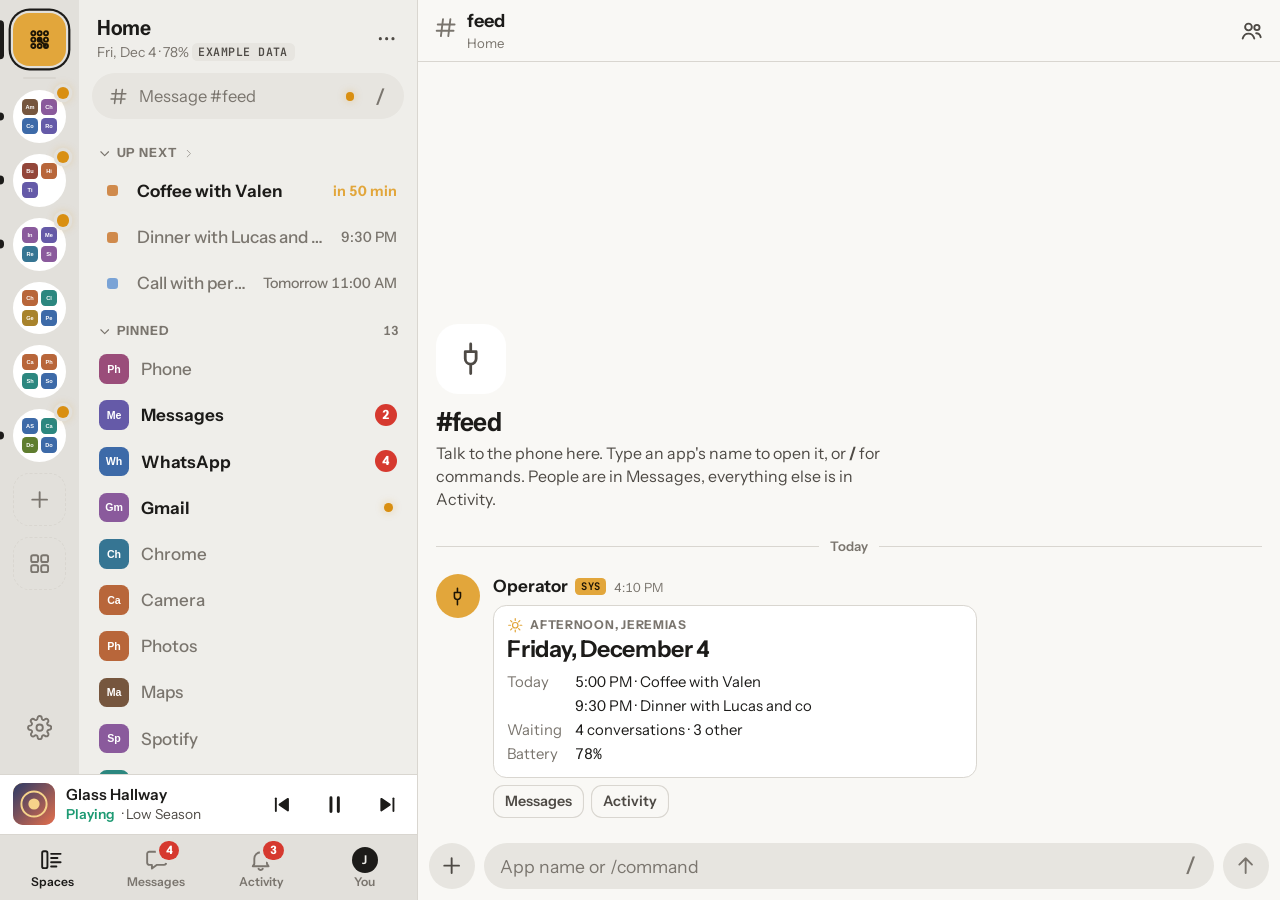
<file: docs/archive/index-v0.4.html>
<!doctype html><html><head><meta charset=utf8><meta name=viewport content="width=device-width,initial-scale=1,viewport-fit=cover"><style>:root{color-scheme:light;box-sizing:border-box;padding-top:env(safe-area-inset-top,0px);padding-bottom:env(safe-area-inset-bottom,0px)}html{scroll-padding-top:env(safe-area-inset-top,0px)}body{margin:0;padding:0;font:14px -apple-system,BlinkMacSystemFont,sans-serif;background:#fff;color:#000}img{max-width:100%}[hidden]:not([hidden=until-found i]){display:none!important}</style></head><body>
<title>Switchboard</title>
<link rel="stylesheet" href="https://fonts.googleapis.com/css2?family=Instrument+Sans:wdth,wght@75..100,400..700&family=JetBrains+Mono:wght@400;600&family=Fraunces:opsz,wght@9..144,400..700&family=Nunito:wght@400..800&display=swap">
<style>
/* Layout: a rail of spaces and a channel list sit underneath; the conversation slides over them from the right,
   and the people drawer waits under the conversation on the right. Tabs and the now-playing strip sit at the bottom. */
:root{
  --rail:#0f0e0d; --list:#171614; --chat:#1c1a18; --raise:#252320; --field:#2d2a27; --line:#34302c;
  --ink:#efe9e0; --ink-2:#bab2a7; --ink-3:#877f75;
  --brass:#e2a63b; --brass-ink:#1c1406; --lamp:#ffc04d; --lamp-glow:rgba(255,192,77,.55);
  --call:#e4473c; --call-ink:#ffffff; --live:#3cc79b;
  --link:#f1b955; --scrim:rgba(0,0,0,.56); --sel:rgba(226,166,59,.15); --hover:rgba(255,255,255,.04);
  --av1:#d08a4c; --av2:#7aa3d6; --av3:#8fc07c; --av4:#c985b5; --av5:#d6b55d; --av6:#6cc2b6; --av7:#b9906d; --av8:#9e93da; --av-ink:#16130f;
  --font-ui:"Instrument Sans", ui-sans-serif, system-ui, -apple-system, "Segoe UI", Roboto, sans-serif;
  --font-mono:"JetBrains Mono", ui-monospace, "SF Mono", Menlo, Consolas, monospace;
  --ease:cubic-bezier(.2,.8,.2,1);
  --tab-h:60px;
  color-scheme:dark;
}
@media (prefers-color-scheme: light){
  :root:not([data-theme="dark"]){
    --rail:#e2e0db; --list:#efeeea; --chat:#f9f8f5; --raise:#ffffff; --field:#e7e5e0; --line:#d9d6d0;
    --ink:#1c1b19; --ink-2:#4e4a45; --ink-3:#7a756e;
    --lamp:#d98f12; --lamp-glow:rgba(217,143,18,.35);
    --call:#d6392f; --live:#1d9a73; --link:#965c00;
    --scrim:rgba(24,20,16,.38); --sel:rgba(226,166,59,.22); --hover:rgba(0,0,0,.035);
    color-scheme:light;
  }
}
:root[data-theme="light"]{
  --rail:#e2e0db; --list:#efeeea; --chat:#f9f8f5; --raise:#ffffff; --field:#e7e5e0; --line:#d9d6d0;
  --ink:#1c1b19; --ink-2:#4e4a45; --ink-3:#7a756e;
  --lamp:#d98f12; --lamp-glow:rgba(217,143,18,.35);
  --call:#d6392f; --live:#1d9a73; --link:#965c00;
  --scrim:rgba(24,20,16,.38); --sel:rgba(226,166,59,.22); --hover:rgba(0,0,0,.035);
  color-scheme:light;
}
/* In-app appearance setting (overrides the system when not "auto") */
.app[data-skin="dark"]{
  --rail:#0f0e0d; --list:#171614; --chat:#1c1a18; --raise:#252320; --field:#2d2a27; --line:#34302c;
  --ink:#efe9e0; --ink-2:#bab2a7; --ink-3:#877f75;
  --lamp:#ffc04d; --lamp-glow:rgba(255,192,77,.55);
  --call:#e4473c; --live:#3cc79b; --link:#f1b955;
  --scrim:rgba(0,0,0,.56); --sel:rgba(226,166,59,.15); --hover:rgba(255,255,255,.04);
  color-scheme:dark;
}
.app[data-skin="black"]{
  --rail:#000000; --list:#060606; --chat:#000000; --raise:#131312; --field:#191917; --line:#232220;
  --ink:#efe9e0; --ink-2:#b3aba0; --ink-3:#7d766c;
  --lamp:#ffc04d; --lamp-glow:rgba(255,192,77,.55);
  --call:#e4473c; --live:#3cc79b; --link:#f1b955;
  --scrim:rgba(0,0,0,.7); --sel:rgba(226,166,59,.15); --hover:rgba(255,255,255,.04);
  color-scheme:dark;
}
.app[data-skin="light"]{
  --rail:#e2e0db; --list:#efeeea; --chat:#f9f8f5; --raise:#ffffff; --field:#e7e5e0; --line:#d9d6d0;
  --ink:#1c1b19; --ink-2:#4e4a45; --ink-3:#7a756e;
  --lamp:#d98f12; --lamp-glow:rgba(217,143,18,.35);
  --call:#d6392f; --live:#1d9a73; --link:#965c00;
  --scrim:rgba(24,20,16,.38); --sel:rgba(226,166,59,.22); --hover:rgba(0,0,0,.035);
  color-scheme:light;
}

html{height:100%;box-sizing:border-box;background:var(--rail)}
*,*::before,*::after{box-sizing:border-box}
[hidden]{display:none!important}
body{height:100%;margin:0;background:var(--rail);color:var(--ink);font:15px/1.4 var(--font-ui);
  -webkit-tap-highlight-color:transparent;overscroll-behavior:none;-webkit-font-smoothing:antialiased}
button{font:inherit;color:inherit;background:none;border:0;padding:0;cursor:pointer;text-align:inherit}
button:focus-visible,a:focus-visible,textarea:focus-visible,input:focus-visible{outline:2px solid var(--brass);outline-offset:2px}
img{max-width:100%}
.i{width:22px;height:22px;flex:none;fill:none;stroke:currentColor;stroke-width:1.8;stroke-linecap:round;stroke-linejoin:round}
.i.sm{width:18px;height:18px}
.i.xs{width:15px;height:15px}

.app{position:relative;height:100%;max-width:520px;margin:0 auto;overflow:hidden;display:flex;flex-direction:column;
  background:var(--list);color:var(--ink);user-select:none;-webkit-user-select:none;-webkit-touch-callout:none;
  border-inline:1px solid var(--line)}
@media (max-width:540px){.app{border-inline:0}}
.app textarea,.app input{user-select:text;-webkit-user-select:text}

/* ---------- views ---------- */
.views{position:relative;flex:1;min-height:0}
.view{position:absolute;inset:0;display:none}
.view.on{display:flex}
.v-home{flex-direction:row}
.page{flex-direction:column;background:var(--list);overflow-y:auto;overscroll-behavior:contain}
.page>*{flex:none}

/* ---------- rail ---------- */
.rail{width:72px;flex:none;background:var(--rail);overflow-y:auto;scrollbar-width:none;overscroll-behavior:contain;
  display:flex;flex-direction:column;align-items:center;gap:10px;padding:12px 0 18px}
.rail::-webkit-scrollbar{display:none}
.rail hr{width:30px;height:2px;border:0;border-radius:1px;background:var(--line);margin:0;flex:none}
.tile{position:relative;flex:none;width:48px;height:48px;border-radius:15px;background:var(--raise);
  display:grid;place-items:center;color:var(--ink-2);transition:background .15s}
.tile.on{background:var(--field);color:var(--ink);box-shadow:0 0 0 2px var(--rail),0 0 0 4px var(--brass)}
.tile.ghost{background:transparent;border:1.5px dashed var(--line);color:var(--ink-3)}
.tile.ghost.on{border-style:solid;border-color:var(--brass);box-shadow:none;color:var(--ink)}
.tile.home{background:var(--brass);color:var(--brass-ink)}
.tile.home.on{box-shadow:0 0 0 2px var(--rail),0 0 0 4px var(--ink)}
.tile .glyph{font:650 16px/1 var(--font-ui);letter-spacing:-.01em}
.mosaic{display:grid;grid-template-columns:1fr 1fr;gap:3px;width:32px;height:32px}
.mosaic img{width:14.5px;height:14.5px;object-fit:cover;border-radius:4px;display:block}
.lamp{position:absolute;right:-3px;top:-3px;width:11px;height:11px;border-radius:50%;background:var(--lamp);
  box-shadow:0 0 0 3px var(--rail),0 0 9px 1px var(--lamp-glow)}
.count{display:inline-grid;place-items:center;min-width:20px;height:20px;padding:0 6px;border-radius:10px;
  background:var(--call);color:var(--call-ink);font:700 11.5px/1 var(--font-ui);font-variant-numeric:tabular-nums}
.tile .count{position:absolute;right:-5px;bottom:-5px;box-shadow:0 0 0 3px var(--rail)}

/* ---------- channel list ---------- */
.chanlist{flex:1;min-width:0;display:flex;flex-direction:column;background:var(--list);position:relative}
.space-head{display:flex;align-items:center;gap:6px;padding:14px 8px 10px 16px;flex:none}
.space-head .st{flex:1;min-width:0}
.space-head h1{margin:0;font:650 19px/1.2 var(--font-ui);font-stretch:92%;letter-spacing:-.01em;white-space:nowrap;overflow:hidden;text-overflow:ellipsis}
.space-head .sub{font-size:12.5px;color:var(--ink-3);margin-top:2px;white-space:nowrap;overflow:hidden;text-overflow:ellipsis}
.chip-ex{display:inline-block;font:600 10.5px/1 var(--font-mono);letter-spacing:.04em;text-transform:uppercase;
  padding:3px 6px;border-radius:5px;background:var(--field);color:var(--ink-2);vertical-align:1px}
.icon-btn{width:40px;height:40px;border-radius:12px;display:grid;place-items:center;color:var(--ink-2);flex:none;position:relative}
.icon-btn:active{background:var(--hover)}
.searchbar{margin:0 12px 6px;height:38px;border-radius:11px;background:var(--rail);display:flex;align-items:center;gap:8px;
  padding:0 12px;color:var(--ink-3);font-size:14px;flex:none}
.chan-scroll{flex:1;min-height:0;overflow-y:auto;overscroll-behavior:contain;padding:2px 8px 20px}
.cat{display:flex;align-items:center;gap:4px;width:100%;padding:16px 8px 6px;font:700 11.5px/1 var(--font-ui);
  letter-spacing:.07em;text-transform:uppercase;color:var(--ink-3)}
.cat .i{width:14px;height:14px;transition:transform .15s}
.cat.shut .i{transform:rotate(-90deg)}
.cat .n{margin-left:auto;font-weight:600;letter-spacing:0;font-variant-numeric:tabular-nums}
.chan{display:flex;align-items:center;gap:11px;width:100%;min-height:42px;padding:0 10px;border-radius:10px;color:var(--ink-3);
  font-size:15.5px;font-weight:500}
.chan:active,.chan.on{background:var(--raise);color:var(--ink)}
.chan.unread{color:var(--ink);font-weight:650}
.chan .cl{flex:1;min-width:0;white-space:nowrap;overflow:hidden;text-overflow:ellipsis}
.chan .hash{width:24px;display:grid;place-items:center;color:var(--ink-3)}
.chan img.ai{width:24px;height:24px;flex:none;display:block}
.dotlamp{display:inline-block;width:8px;height:8px;border-radius:50%;background:var(--lamp);box-shadow:0 0 8px var(--lamp-glow);flex:none}
.chan .dotlamp{margin-right:4px}
.av .st.dnd{background:var(--call)}
.av .st.inv{background:var(--ink-3)}
.chan .muted{color:var(--ink-3)}
.chan.add{color:var(--ink-3);font-size:14.5px}
.chan.add .hash{color:var(--ink-3)}
.event-row{margin-top:2px}
.event-row .pill{font:600 12px/1 var(--font-ui);color:var(--ink-2);background:var(--field);border-radius:8px;padding:4px 7px}
.live-wrap{margin-top:2px}
.live-user{display:flex;align-items:center;gap:10px;padding:4px 10px 6px 45px;color:var(--ink-2);font-size:13.5px;min-width:0}
.live-user .art{width:22px;height:22px;border-radius:6px;flex:none;background:linear-gradient(135deg,var(--brass),var(--av4))}
.live-user .lt{flex:1;min-width:0;white-space:nowrap;overflow:hidden;text-overflow:ellipsis}
.eq{display:inline-flex;align-items:flex-end;gap:2px;height:12px;flex:none}
.eq i{width:3px;background:var(--live);border-radius:1px;height:4px;animation:eq 1s steps(5) infinite}
.eq i:nth-child(2){animation-delay:-.4s}.eq i:nth-child(3){animation-delay:-.7s}
.eq.paused i{animation:none;height:3px;background:var(--ink-3)}
@keyframes eq{0%{height:3px}25%{height:11px}50%{height:6px}75%{height:12px}100%{height:3px}}
.empty-note{padding:14px 12px;color:var(--ink-3);font-size:13.5px;line-height:1.45}

/* ---------- now playing + tabs ---------- */
.nowbar{flex:none;display:flex;align-items:center;gap:10px;padding:8px 8px 8px 12px;background:var(--raise);border-top:1px solid var(--line);min-width:0}
.nowbar .art{width:38px;height:38px;border-radius:9px;flex:none;background:linear-gradient(135deg,var(--brass),var(--av4));display:grid;place-items:center;color:var(--brass-ink)}
.nowbar .art img{width:100%;height:100%;border-radius:9px;object-fit:cover}
.nowbar .meta{flex:1;min-width:0}
.nowbar .t{font-weight:600;font-size:14px;white-space:nowrap;overflow:hidden;text-overflow:ellipsis}
.nowbar .s{font-size:12.5px;color:var(--ink-2);display:flex;align-items:center;gap:6px;white-space:nowrap;overflow:hidden}
.nowbar .s .on-air{color:var(--live);font-weight:600}
.nowbar .icon-btn{width:38px;height:38px;color:var(--ink)}
.tabs{flex:none;display:flex;height:var(--tab-h);background:var(--rail);border-top:1px solid var(--line)}
.tab{flex:1;display:flex;flex-direction:column;align-items:center;justify-content:center;gap:3px;color:var(--ink-3);font:600 11px/1 var(--font-ui);position:relative}
.tab.on{color:var(--ink)}
.tab .ti{position:relative;display:grid}
.tab .count{position:absolute;left:14px;top:-6px;box-shadow:0 0 0 3px var(--rail);min-width:18px;height:18px;font-size:10.5px}
.tab .lamp{right:-5px;top:-3px}
.tab .me-av{width:24px;height:24px;font-size:11px}
.tab .me-av .st{width:10px;height:10px;border-width:2px;border-color:var(--rail);right:-3px;bottom:-3px}

/* ---------- avatars ---------- */
.av{width:40px;height:40px;border-radius:50%;flex:none;display:grid;place-items:center;font:650 15px/1 var(--font-ui);color:var(--av-ink);position:relative}
.av.app{border-radius:0;background:none}
.av.app img{width:100%;height:100%;display:block}
.av.op{background:var(--brass);color:var(--brass-ink)}
.av.me{background:var(--ink);color:var(--list)}
.av .st{position:absolute;right:-2px;bottom:-2px;width:14px;height:14px;border-radius:50%;border:3px solid var(--list);background:var(--live)}
.av .badge-app{position:absolute;right:-3px;bottom:-3px;width:20px;height:20px;border-radius:6px;box-shadow:0 0 0 2.5px var(--list);overflow:hidden}
.av .badge-app img{width:100%;height:100%;display:block}
.c1{background:var(--av1)}.c2{background:var(--av2)}.c3{background:var(--av3)}.c4{background:var(--av4)}
.c5{background:var(--av5)}.c6{background:var(--av6)}.c7{background:var(--av7)}.c8{background:var(--av8)}

/* ---------- chat ---------- */
.people{position:absolute;top:0;bottom:0;right:0;width:84%;z-index:15;background:var(--list);display:flex;flex-direction:column;visibility:hidden}
.people.show{visibility:visible}
.chat{position:absolute;inset:0;z-index:20;background:var(--chat);display:flex;flex-direction:column;
  transform:translate3d(100%,0,0);transition:transform .28s var(--ease);touch-action:pan-y;will-change:transform;
  box-shadow:-1px 0 0 var(--line)}
.chat.at-chat{transform:none}
.chat.at-people{transform:translate3d(-84%,0,0)}
.chat.drag{transition:none}
.chat-head{flex:none;height:56px;display:flex;align-items:center;gap:4px;padding:0 6px;border-bottom:1px solid var(--line)}
.chat-head .ct{flex:1;min-width:0;display:flex;align-items:center;gap:8px}
.chat-head .ct .hash{color:var(--ink-3)}
.chat-head .tt{min-width:0}
.chat-head b{display:block;font-weight:650;font-size:16.5px;white-space:nowrap;overflow:hidden;text-overflow:ellipsis}
.chat-head small{display:block;font-size:12px;color:var(--ink-3);white-space:nowrap;overflow:hidden;text-overflow:ellipsis}
.chat-head .av{width:32px;height:32px;font-size:13px}
.chat-head .av .badge-app{width:15px;height:15px;border-radius:4px;right:-4px;bottom:-4px;box-shadow:0 0 0 2px var(--chat)}
.msgs{flex:1;min-height:0;overflow-y:auto;overscroll-behavior:contain;display:flex;flex-direction:column;padding:0 0 12px;user-select:none}
.msgs-top{margin-top:auto;padding:28px 16px 8px}
.intro-glyph{width:64px;height:64px;border-radius:20px;background:var(--raise);display:grid;place-items:center;color:var(--ink-2);margin-bottom:12px}
.intro-glyph .i{width:34px;height:34px}
.msgs-top h2{margin:0 0 4px;font:650 24px/1.15 var(--font-ui);font-stretch:92%;letter-spacing:-.015em;text-wrap:balance}
.msgs-top p{margin:0;color:var(--ink-2);font-size:14.5px;max-width:42ch;line-height:1.45}
.msgs-top .av{width:64px;height:64px;font-size:24px;margin-bottom:12px}
.divider{display:flex;align-items:center;gap:10px;margin:18px 16px 2px;color:var(--ink-3);font:600 12px/1 var(--font-ui)}
.divider::before,.divider::after{content:"";height:1px;flex:1;background:var(--line)}
.divider.new{color:var(--call);margin-top:10px}
.divider.new::before,.divider.new::after{background:var(--call);opacity:.7}
.msg{display:grid;grid-template-columns:40px minmax(0,1fr);column-gap:12px;padding:3px 16px}
.msg.head{margin-top:14px}
.msg:active{background:var(--hover)}
.msg .gt{font:500 10.5px/22px var(--font-ui);color:transparent;text-align:right;font-variant-numeric:tabular-nums}
.msg:active .gt{color:var(--ink-3)}
.who{display:flex;align-items:baseline;gap:7px;min-width:0;margin-bottom:1px}
.who b{font-weight:650;font-size:15.5px;white-space:nowrap;overflow:hidden;text-overflow:ellipsis;min-width:0}
.who time{font-size:11.5px;color:var(--ink-3);white-space:nowrap;font-variant-numeric:tabular-nums}
.tag{font:700 9.5px/1 var(--font-mono);letter-spacing:.06em;padding:3px 5px;border-radius:4px;background:var(--field);color:var(--ink-2);align-self:center}
.tag.sys{background:var(--brass);color:var(--brass-ink)}
.tx{font-size:15.5px;line-height:1.42;overflow-wrap:anywhere;white-space:pre-wrap;color:var(--ink)}
.tx strong{font-weight:650}
.tx a{color:var(--link);text-decoration:underline;text-underline-offset:2px}
.tx code.cmd{font:600 13.5px/1 var(--font-mono);background:var(--sel);color:var(--ink);padding:3px 6px;border-radius:6px}
.tx.faded{color:var(--ink-3)}
.ref{display:flex;align-items:center;gap:6px;font-size:13px;color:var(--ink-3);margin-bottom:2px;min-width:0}
.ref .i{width:14px;height:14px;flex:none}
.ref span{white-space:nowrap;overflow:hidden;text-overflow:ellipsis}
.ref b{color:var(--ink-2);font-weight:600}
.cleared{font-size:11.5px;color:var(--ink-3)}
.pinmark{color:var(--brass);vertical-align:-3px}
.sysmsg{display:grid;grid-template-columns:40px minmax(0,1fr);column-gap:12px;padding:4px 16px;margin-top:6px;align-items:center;color:var(--ink-3);font-size:14px}
.sysmsg .si{display:grid;place-items:center;color:var(--ink-3)}
.sysmsg .si img{width:20px;height:20px}
.sysmsg b{color:var(--ink);font-weight:600}
.sysmsg time{font-size:11.5px;margin-left:6px;font-variant-numeric:tabular-nums}
.embed{margin-top:6px;max-width:440px;border:1px solid var(--line);background:var(--raise);border-radius:12px;padding:10px 12px 11px;display:grid;gap:3px}
.embed .ek{display:flex;align-items:center;gap:6px;font:700 11px/1.3 var(--font-ui);letter-spacing:.06em;text-transform:uppercase;color:var(--ink-3)}
.embed .ek .i{width:15px;height:15px;color:var(--brass)}
.embed .et{font:650 21px/1.2 var(--font-ui);font-variant-numeric:tabular-nums;letter-spacing:-.01em;overflow-wrap:anywhere}
.embed .el{font-size:14px;color:var(--ink-2);line-height:1.45}
.embed dl{display:grid;grid-template-columns:auto 1fr;gap:3px 12px;margin:4px 0 0;font-size:13.5px}
.embed dt{color:var(--ink-3)}
.embed dd{margin:0;color:var(--ink);font-variant-numeric:tabular-nums;overflow-wrap:anywhere}
.cmdlist{display:grid;gap:2px;margin-top:4px}
.cmdrow{display:grid;grid-template-columns:minmax(0,auto) 1fr;gap:10px;align-items:baseline;padding:5px 0;text-align:left}
.cmdrow code{font:600 13px/1.3 var(--font-mono);color:var(--ink)}
.cmdrow span{font-size:13px;color:var(--ink-2)}
.cmdhead{font:700 10.5px/1 var(--font-ui);letter-spacing:.07em;text-transform:uppercase;color:var(--ink-3);padding:10px 0 2px}
.btnrow{display:flex;flex-wrap:wrap;gap:8px;margin-top:8px}
.btn{height:34px;padding:0 13px;border-radius:10px;background:var(--field);color:var(--ink);font:600 13.5px/1 var(--font-ui);display:inline-flex;align-items:center;gap:6px;white-space:nowrap}
.btn .i{width:16px;height:16px}
.btn.pri{background:var(--brass);color:var(--brass-ink)}
.btn.danger{color:var(--call)}
.btn:active{filter:brightness(1.12)}
.msg .btn{height:30px;padding:0 11px;font-size:13px;background:transparent;box-shadow:inset 0 0 0 1px var(--line);color:var(--ink-2)}
.msg .btnrow{gap:6px;margin-top:6px}
.msg .btn.pri{background:var(--brass);color:var(--brass-ink);box-shadow:none}
.btn.wide{width:100%;justify-content:center;height:44px;font-size:14.5px;border-radius:12px}

/* reply + composer */
.replybar{flex:none;display:flex;align-items:center;gap:8px;padding:8px 10px 8px 16px;background:var(--raise);border-top:1px solid var(--line);font-size:13px;color:var(--ink-2);min-width:0}
.replybar span{flex:1;min-width:0;white-space:nowrap;overflow:hidden;text-overflow:ellipsis}
.replybar b{color:var(--ink)}
.replybar .icon-btn{width:30px;height:30px}
.composer{flex:none;position:relative;display:flex;align-items:flex-end;gap:8px;padding:8px 10px 10px;background:var(--chat)}
.round{width:42px;height:42px;border-radius:50%;display:grid;place-items:center;flex:none;background:var(--field);color:var(--ink-2)}
.round.send{background:var(--field);color:var(--ink-3);transition:background .12s,color .12s}
.round.send.ready{background:var(--brass);color:var(--brass-ink)}
.field{flex:1;min-width:0;display:flex;align-items:flex-end;background:var(--field);border-radius:21px;padding:0 4px 0 15px;min-height:42px}
.field textarea{flex:1;min-width:0;border:0;outline:0;background:none;color:var(--ink);font:16px/1.35 var(--font-ui);resize:none;
  padding:10px 0;max-height:132px;height:41px}
.field textarea::placeholder{color:var(--ink-3)}
.slash{width:34px;height:34px;margin:4px 0;border-radius:10px;display:grid;place-items:center;color:var(--ink-3);font:600 17px/1 var(--font-mono)}
.slash.on{color:var(--brass)}
.picker{position:absolute;left:8px;right:8px;bottom:calc(100% + 4px);max-height:min(52vh,360px);overflow-y:auto;overscroll-behavior:contain;
  background:var(--raise);border:1px solid var(--line);border-radius:16px;padding:6px;z-index:5;box-shadow:0 10px 30px rgba(0,0,0,.28)}
.ph{font:700 10.5px/1 var(--font-ui);letter-spacing:.08em;text-transform:uppercase;color:var(--ink-3);padding:10px 10px 6px}
.opt{display:flex;align-items:center;gap:11px;width:100%;padding:8px 10px;border-radius:11px;min-height:46px}
.opt.sel{background:var(--sel)}
.opt .oi{width:28px;height:28px;flex:none;display:grid;place-items:center;color:var(--ink-2)}
.opt .oi img{width:28px;height:28px;display:block}
.opt .oi .av{width:28px;height:28px;font-size:12px}
.opt .ot{flex:1;min-width:0}
.opt .k{display:block;font:600 14px/1.3 var(--font-mono);white-space:nowrap;overflow:hidden;text-overflow:ellipsis}
.opt .k.sans{font-family:var(--font-ui);font-size:15px}
.opt .k em{font-style:normal;color:var(--ink-3);font-weight:400}
.opt .d{display:block;font-size:12.5px;color:var(--ink-2);white-space:nowrap;overflow:hidden;text-overflow:ellipsis}
.opt .ret{font:600 10.5px/1 var(--font-mono);color:var(--ink-3);border:1px solid var(--line);border-radius:5px;padding:3px 5px}

/* people drawer */
.people-head{flex:none;height:56px;display:flex;align-items:center;padding:0 16px;border-bottom:1px solid var(--line);font-weight:650;font-size:16.5px;gap:8px}
.people-scroll{flex:1;overflow-y:auto;padding:4px 8px 20px}
.mrow{display:flex;align-items:center;gap:12px;width:100%;padding:7px 8px;border-radius:10px;min-height:52px}
.mrow:active{background:var(--raise)}
.mrow .av{width:36px;height:36px;font-size:13px}
.mrow .mt{flex:1;min-width:0}
.mrow b{display:block;font-weight:600;font-size:15px;white-space:nowrap;overflow:hidden;text-overflow:ellipsis}
.mrow small{display:block;font-size:12.5px;color:var(--ink-3);white-space:nowrap;overflow:hidden;text-overflow:ellipsis}
.mrow.quiet{opacity:.55}
.mrow .count{flex:none}

/* ---------- pages: inbox / activity / you ---------- */
.page-head{position:sticky;top:0;z-index:2;background:var(--list);display:flex;align-items:center;gap:4px;padding:14px 8px 8px 16px}
.page-head h1{flex:1;margin:0;font:650 24px/1.2 var(--font-ui);font-stretch:92%;letter-spacing:-.015em}
.favs{display:flex;gap:14px;overflow-x:auto;scrollbar-width:none;padding:6px 16px 14px;flex:none}
.favs::-webkit-scrollbar{display:none}
.fav{width:58px;flex:none;display:flex;flex-direction:column;align-items:center;gap:6px;font-size:12px;color:var(--ink-2)}
.fav .av{width:54px;height:54px;font-size:19px}
.fav span{max-width:58px;white-space:nowrap;overflow:hidden;text-overflow:ellipsis}
.sect{font:700 11.5px/1 var(--font-ui);letter-spacing:.07em;text-transform:uppercase;color:var(--ink-3);padding:18px 16px 8px;display:flex;align-items:center;gap:8px}
.sect .n{margin-left:auto;letter-spacing:0;font-variant-numeric:tabular-nums}
.convo{display:grid;grid-template-columns:48px minmax(0,1fr) auto;gap:12px;align-items:center;width:100%;padding:9px 16px;min-height:68px}
.convo:active{background:var(--raise)}
.convo .av{width:48px;height:48px;font-size:17px}
.convo .ct{min-width:0}
.convo .n{display:block;font-weight:600;font-size:15.5px;white-space:nowrap;overflow:hidden;text-overflow:ellipsis}
.convo .p{display:block;font-size:14px;color:var(--ink-3);white-space:nowrap;overflow:hidden;text-overflow:ellipsis}
.convo.unread .p{color:var(--ink);font-weight:550}
.convo .meta{display:flex;flex-direction:column;align-items:flex-end;gap:6px;font-size:12px;color:var(--ink-3);font-variant-numeric:tabular-nums}
.convo.unread .meta time{color:var(--ink)}
.card{margin:6px 12px;background:var(--raise);border-radius:16px;padding:14px;display:grid;gap:10px}
.card p{margin:0;color:var(--ink-2);font-size:14px;line-height:1.45}
.card b{font-weight:650}
.agenda-day{font:600 13px/1 var(--font-ui);color:var(--ink-2);padding:14px 16px 6px}
.ev{display:grid;grid-template-columns:74px 3px minmax(0,1fr);gap:12px;align-items:stretch;width:100%;padding:7px 16px;min-height:52px}
.ev:active{background:var(--raise)}
.ev .when{white-space:nowrap;font:600 13px/1.25 var(--font-ui);font-variant-numeric:tabular-nums;color:var(--ink);padding-top:2px}
.ev .when small{display:block;font-weight:500;color:var(--ink-3);font-size:11.5px}
.ev .bar{border-radius:2px}
.ev .et{min-width:0}
.ev b{display:block;font-weight:600;font-size:15px;white-space:nowrap;overflow:hidden;text-overflow:ellipsis}
.ev small{display:block;font-size:12.5px;color:var(--ink-3);white-space:nowrap;overflow:hidden;text-overflow:ellipsis}
.ev.now .when{color:var(--brass)}
.nrow{display:grid;grid-template-columns:36px minmax(0,1fr) auto;gap:12px;width:100%;padding:10px 16px;align-items:start}
.nrow:active{background:var(--raise)}
.nrow img{width:36px;height:36px;display:block}
.nrow .nt{min-width:0}
.nrow b{display:block;font-weight:600;font-size:14.5px;line-height:1.3}
.nrow .np{font-size:13.5px;color:var(--ink-2);line-height:1.38;display:-webkit-box;-webkit-line-clamp:2;-webkit-box-orient:vertical;overflow:hidden;overflow-wrap:anywhere}
.nrow .nm{display:flex;flex-direction:column;align-items:flex-end;gap:6px;font-size:12px;color:var(--ink-3);font-variant-numeric:tabular-nums}
.nrow.old{opacity:.6}
.nrow .src{font-size:12px;color:var(--ink-3)}

.banner{height:118px;flex:none;position:relative;
  background-color:var(--bn,var(--brass));
  background-image:radial-gradient(circle at center, var(--rail) 0 3px, transparent 3.6px),
    radial-gradient(circle at center, rgba(0,0,0,.12) 0 6px, transparent 6.5px);
  background-size:24px 24px,24px 24px;background-position:12px 12px,12px 12px}
.banner .icon-btn{position:absolute;right:max(8px, env(safe-area-inset-right,0px));top:8px;background:var(--scrim);color:#fff}
.me-block{padding:0 16px 4px;margin-top:-44px;position:relative;display:grid;gap:10px}
.me-block .av{width:88px;height:88px;font-size:34px;box-shadow:0 0 0 6px var(--list)}
.me-block .av .st{width:24px;height:24px;border-width:5px;right:0;bottom:0}
.me-block h2{margin:0;font:650 24px/1.15 var(--font-ui);font-stretch:92%;letter-spacing:-.015em}
.me-block .note{color:var(--ink-2);font-size:14.5px;margin-top:2px}
.me-btns{display:flex;gap:8px}
.me-btns .btn{flex:1;justify-content:center;height:40px}
.stats{display:grid;grid-template-columns:1fr 1fr;gap:1px;background:var(--line);border-radius:16px;overflow:hidden;margin:6px 12px}
.stat{background:var(--raise);padding:12px 14px;display:grid;gap:3px;min-width:0}
.stat small{font:700 10.5px/1 var(--font-ui);letter-spacing:.07em;text-transform:uppercase;color:var(--ink-3)}
.stat b{font:650 20px/1.15 var(--font-ui);font-variant-numeric:tabular-nums;white-space:nowrap;overflow:hidden;text-overflow:ellipsis}
.stat span{font-size:12.5px;color:var(--ink-2);white-space:nowrap;overflow:hidden;text-overflow:ellipsis}
.meter{height:6px;border-radius:3px;background:var(--field);overflow:hidden;margin-top:4px}
.meter i{display:block;height:100%;background:var(--live);border-radius:3px}
.meter.low i{background:var(--call)}
.group{margin:6px 12px 10px;background:var(--raise);border-radius:16px;overflow:hidden}
.row{display:flex;align-items:center;gap:13px;width:100%;min-height:52px;padding:8px 14px;border-top:1px solid var(--line)}
.row:first-child{border-top:0}
.row:active{background:var(--hover)}
.row .rt{flex:1;min-width:0}
.row b{display:block;font-weight:550;font-size:15px}
.row small{display:block;font-size:12.5px;color:var(--ink-3);line-height:1.35}
.row .rv{font-size:13.5px;color:var(--ink-3);white-space:nowrap}
.row .i{color:var(--ink-2)}
.row.danger,.row.danger .i{color:var(--call)}
.row img{width:30px;height:30px}
.ok{color:var(--live);font-weight:600;font-size:13px}
.foot{padding:18px 16px 28px;color:var(--ink-3);font-size:12.5px;display:flex;align-items:center;gap:8px}
.foot code{font-family:var(--font-mono)}

/* ---------- overlay pages ---------- */
.overlay{position:absolute;inset:0;z-index:30;background:var(--list);display:flex;flex-direction:column}
.ov-head{flex:none;display:flex;align-items:center;gap:6px;height:58px;padding:0 8px;border-bottom:1px solid var(--line)}
.ov-head h2{flex:1;margin:0;font:650 17px/1 var(--font-ui)}
.ov-head input{flex:1;min-width:0;height:40px;border:0;outline:0;border-radius:11px;background:var(--field);color:var(--ink);font:16px var(--font-ui);padding:0 12px}
.ov-body{flex:1;overflow-y:auto;overscroll-behavior:contain;padding:4px 0 24px}
.seg{display:grid;grid-auto-flow:column;grid-auto-columns:1fr;gap:4px;background:var(--field);border-radius:12px;padding:4px;margin:4px 12px 4px}
.seg button{height:36px;border-radius:9px;font-weight:600;font-size:13.5px;color:var(--ink-2)}
.seg button.on{background:var(--raise);color:var(--ink)}
.label{font:700 11.5px/1 var(--font-ui);letter-spacing:.07em;text-transform:uppercase;color:var(--ink-3);padding:18px 16px 8px}
.inp{display:block;width:calc(100% - 24px);margin:0 12px;height:46px;border:1px solid var(--line);outline:0;border-radius:12px;background:var(--raise);color:var(--ink);font:16px var(--font-ui);padding:0 14px}
.inp:focus{border-color:var(--brass)}
.swatches{display:flex;gap:12px;padding:4px 16px;flex-wrap:wrap}
.sw{width:40px;height:40px;border-radius:12px;box-shadow:inset 0 0 0 1px rgba(0,0,0,.15)}
.sw.on{box-shadow:0 0 0 2px var(--list),0 0 0 4px var(--ink)}
.check{width:24px;height:24px;border-radius:7px;border:2px solid var(--line);display:grid;place-items:center;flex:none;color:transparent}
.check.on{background:var(--brass);border-color:var(--brass);color:var(--brass-ink)}
.check .i{width:16px;height:16px;stroke-width:2.6}
.row .check:not(.on) .i{color:transparent}
.row .check.on .i{color:var(--brass-ink)}
.check{transition:background .15s,border-color .15s}
.check.on .i{animation:tick .35s var(--spring)}
@keyframes tick{from{transform:scale(.3)}}

/* ---------- sheet, scrim, toast ---------- */
.scrim{position:absolute;inset:0;z-index:40;background:var(--scrim);opacity:0;pointer-events:none;transition:opacity .2s}
.scrim.on{opacity:1;pointer-events:auto}
.sheet{position:absolute;left:0;right:0;bottom:0;z-index:41;max-height:88%;display:flex;flex-direction:column;background:var(--list);
  border-radius:20px 20px 0 0;transform:translate3d(0,105%,0);transition:transform .26s var(--ease);visibility:hidden}
.sheet.on{transform:none;visibility:visible}
.grab{flex:none;height:22px;display:grid;place-items:center;width:100%}
.grab::before{content:"";width:38px;height:4px;border-radius:2px;background:var(--line)}
.sheet-body{overflow-y:auto;overscroll-behavior:contain;padding:0 0 16px}
.sh-head{display:flex;align-items:center;gap:14px;padding:4px 18px 14px}
.sh-head img,.sh-head .av{width:52px;height:52px;flex:none}
.sh-head .av{font-size:19px}
.sh-head .tile{flex:none}
.sh-head .tile img{width:30px;height:30px}
.sh-head .tt{min-width:0;flex:1}
.sh-head b{display:block;font:650 19px/1.2 var(--font-ui);font-stretch:94%;overflow-wrap:anywhere}
.sh-head small{display:block;color:var(--ink-3);font-size:12.5px;overflow-wrap:anywhere}
.qa{display:grid;grid-template-columns:repeat(4,1fr);gap:8px;padding:0 12px 6px}
.qa button{background:var(--raise);border-radius:14px;min-height:72px;display:flex;flex-direction:column;align-items:center;justify-content:center;gap:7px;font-size:12px;font-weight:600;color:var(--ink-2);padding:6px 2px;text-align:center}
.qa button .i{color:var(--ink)}
.qa button.on{background:var(--brass);color:var(--brass-ink)}
.qa button.on .i{color:var(--brass-ink)}
.toast{position:absolute;left:50%;bottom:calc(var(--tab-h) + 22px);z-index:60;transform:translate(-50%,12px);opacity:0;pointer-events:none;
  max-width:calc(100% - 32px);background:var(--ink);color:var(--list);font-weight:600;font-size:13.5px;padding:10px 14px;border-radius:12px;
  transition:opacity .18s,transform .18s;text-align:center}
.toast.on{opacity:1;transform:translate(-50%,0)}

.app[data-density="compact"] .chan{min-height:36px;font-size:15px}
.app[data-density="compact"] .msg.head{margin-top:8px}
.app[data-density="compact"] .tx{font-size:15px}
.app[data-density="compact"] .convo{min-height:58px;padding-block:6px}
.app[data-density="compact"] .convo .av{width:40px;height:40px}

@media (prefers-reduced-motion: reduce){
  .chat,.sheet,.scrim,.toast,.tile,.cat .i{transition-duration:.01s!important}
  .eq i{animation:none;height:6px}
}

/* ---------- v0.2 ---------- */
:root{--qr-bg:#ffffff}
/* the bar into #feed, at the top of every list */
.doorway{margin:0 12px 6px;height:42px;border-radius:21px;background:var(--field);display:flex;align-items:center;gap:9px;
  padding:0 6px 0 14px;color:var(--ink-3);font-size:15px;flex:none;text-align:left;width:calc(100% - 24px)}
.doorway .dl{flex:1;min-width:0;white-space:nowrap;overflow:hidden;text-overflow:ellipsis}
.doorway .dk{width:30px;height:30px;border-radius:9px;display:grid;place-items:center;font:600 16px/1 var(--font-mono);color:var(--ink-3)}
.doorway:active{filter:brightness(1.1)}
/* up next */
.evdot{width:24px;display:grid;place-items:center;flex:none}
.evdot i{width:10px;height:10px;border-radius:3px;display:block}
.evw{font-size:13px;color:var(--ink-3);font-weight:500;white-space:nowrap;font-variant-numeric:tabular-nums}
.chan.unread .evw{color:var(--brass);font-weight:650}
/* pull up for all apps */
.pullhint{display:flex;align-items:center;justify-content:center;gap:6px;width:100%;margin-top:14px;padding:16px 0 8px;
  color:var(--ink-3);font:600 12px/1 var(--font-ui);letter-spacing:.04em}
.pullhint .i{transition:transform .15s var(--ease)}
.chanlist.pulling .pullhint{color:var(--brass)}
.chanlist.pulling .pullhint .i{transform:translateY(-4px)}
.chanlist{touch-action:pan-y}
/* rail options */
.app[data-rail="right"] .v-home{flex-direction:row-reverse}
.rail.from-bottom>:first-child{margin-top:auto}
/* passport */
.me-block{padding-bottom:6px}
.passport{margin:6px 12px 10px;background:var(--raise);border:1px solid var(--line);border-radius:18px;padding:12px 14px 14px;display:grid;gap:10px}
.pp-head{display:flex;align-items:center;gap:8px;min-height:34px}
.pp-k{font:700 11px/1 var(--font-mono);letter-spacing:.14em;text-transform:uppercase;color:var(--brass)}
.pp-head .icon-btn{margin-left:auto;width:34px;height:34px}
.pp-body{display:grid;grid-template-columns:minmax(0,1fr) auto;gap:14px;align-items:start}
.pp-rows{display:grid;gap:0;min-width:0}
.pp-row{display:grid;grid-template-columns:20px minmax(0,1fr);gap:10px;align-items:center;padding:7px 0;text-align:left;min-width:0}
.pp-row>.i{color:var(--ink-3)}
.pp-row>span{min-width:0;font-size:14.5px;font-weight:550;white-space:nowrap;overflow:hidden;text-overflow:ellipsis}
.pp-row small{display:block;font-size:11.5px;font-weight:500;color:var(--ink-3);overflow:hidden;text-overflow:ellipsis}
.pp-qr{width:116px;height:116px;border-radius:12px;background:var(--qr-bg);padding:4px;display:block;flex:none}
.pp-qr svg,.qr-big svg{display:block;width:100%;height:100%}
.pp-foot{font-size:12px;color:var(--ink-3)}
.qr-big{width:min(78vw,300px);aspect-ratio:1;max-width:calc(100% - 24px);margin:4px auto 14px;background:var(--qr-bg);border-radius:16px;padding:10px}
@media (max-width:360px){.pp-body{grid-template-columns:1fr}.pp-qr{justify-self:start}}
.switch{width:46px;height:28px;border-radius:14px;background:var(--field);position:relative;flex:none;transition:background .15s}
.switch::after{content:"";position:absolute;top:3px;left:3px;width:22px;height:22px;border-radius:50%;background:var(--ink-3);transition:transform .15s,background .15s}
.switch.on{background:var(--brass)}
.switch.on::after{transform:translateX(18px);background:var(--brass-ink)}
.linkrow{display:grid;grid-template-columns:minmax(0,.8fr) minmax(0,1.6fr);gap:8px;padding:0 12px;margin-bottom:8px}
.linkrow .inp{width:100%;margin:0}
.icon-btn.on{background:var(--sel);color:var(--ink)}
.convo.sel{background:var(--raise)}
/* unfolded: rail + list | conversation | optional drawer */
.app.wide{max-width:none;border-inline:0;display:grid;grid-template-columns:380px minmax(0,1fr) auto;grid-template-rows:minmax(0,1fr) auto auto}
.app.wide>.views{grid-column:1;grid-row:1;min-height:0;border-right:1px solid var(--line)}
.app.wide>.nowbar{grid-column:1;grid-row:2;border-right:1px solid var(--line)}
.app.wide>.tabs{grid-column:1;grid-row:3;border-right:1px solid var(--line)}
.app.wide>.chat{position:relative;inset:auto;grid-column:2;grid-row:1/4;transform:none!important;transition:none;box-shadow:none;min-width:0;min-height:0}
.app.wide>.people{position:relative;grid-column:3;grid-row:1/4;width:300px;display:none;visibility:visible;border-left:1px solid var(--line);min-height:0}
.app.wide>.people.show{display:flex}
.app.wide [data-act="to-list"]{display:none}
.app.wide .chat-head{padding-left:14px}
.app.wide>.overlay{inset:0 auto 0 0;width:380px;border-right:1px solid var(--line)}
.app.wide .sheet{left:50%;right:auto;width:min(560px,100%);transform:translate3d(-50%,105%,0)}
.app.wide .sheet.on{transform:translate3d(-50%,0,0)}
.app.wide .toast{bottom:28px}
.app.wide .msgs-top,.app.wide .msg,.app.wide .sysmsg,.app.wide .divider{max-width:860px}

/* ---------- v0.3: fun stuff ---------- */
.app{font-family:var(--font-ui);--wall-ink:color-mix(in srgb,var(--ink) 8%,transparent)}
.app[data-font="mono"]{--font-ui:"JetBrains Mono", ui-monospace, Menlo, Consolas, monospace}
.app[data-font="serif"]{--font-ui:"Fraunces", Georgia, "Times New Roman", serif}
.app[data-font="rounded"]{--font-ui:"Nunito", ui-rounded, "SF Pro Rounded", system-ui, sans-serif}
/* wallpapers */
.wsw[data-w="none"]{--wall:none}
.app[data-wall="dots"],.wsw[data-w="dots"]{--wall:radial-gradient(circle,var(--wall-ink) 1.3px,transparent 1.9px);--wall-size:18px 18px}
.app[data-wall="grid"],.wsw[data-w="grid"]{--wall:linear-gradient(var(--wall-ink) 1px,transparent 1px),linear-gradient(90deg,var(--wall-ink) 1px,transparent 1px);--wall-size:22px 22px}
.app[data-wall="lines"],.wsw[data-w="lines"]{--wall:repeating-linear-gradient(0deg,var(--wall-ink) 0 1px,transparent 1px 4px);--wall-size:auto}
.app[data-wall="glow"],.wsw[data-w="glow"]{--wall:radial-gradient(120% 70% at 100% 0%,color-mix(in srgb,var(--brass) 22%,transparent),transparent 60%),radial-gradient(90% 60% at 0% 100%,color-mix(in srgb,var(--brass) 12%,transparent),transparent 65%);--wall-size:100% 100%}
.app[data-wall="grain"],.wsw[data-w="grain"]{--wall:url("data:image/svg+xml,%3Csvg xmlns='http://www.w3.org/2000/svg' width='160' height='160'%3E%3Cfilter id='n'%3E%3CfeTurbulence type='fractalNoise' baseFrequency='.9' numOctaves='2' stitchTiles='stitch'/%3E%3CfeColorMatrix values='0 0 0 0 .5 0 0 0 0 .5 0 0 0 0 .5 0 0 0 .12 0'/%3E%3C/filter%3E%3Crect width='100%25' height='100%25' filter='url(%23n)'/%3E%3C/svg%3E");--wall-size:160px 160px}
.app:not([data-wall="none"]) :is(.chanlist,.page,.msgs,.fs-main){background-image:var(--wall);background-size:var(--wall-size)}
.walls{display:grid;grid-template-columns:repeat(3,minmax(0,1fr));gap:12px;padding:4px 16px}
.wsw{display:grid;gap:6px;justify-items:center;font-size:12.5px;font-weight:600;color:var(--ink-2)}
.wsw span{width:100%;max-width:96px;aspect-ratio:1.2;border-radius:14px;background-color:var(--list);background-image:var(--wall);background-size:var(--wall-size);box-shadow:inset 0 0 0 1px var(--line)}
.wsw.on{color:var(--ink)}
.wsw.on span{box-shadow:0 0 0 2px var(--list),0 0 0 4px var(--brass)}
/* icon and tile shapes */
.app{--icon-r:26%}
.app[data-icon="circle"]{--icon-r:50%}
.app[data-icon="squircle"]{--icon-r:38%}
.app[data-icon="square"]{--icon-r:4px}
.app :is(.chan img.ai,.av.app img,.mosaic img,.opt .oi img,.nrow img,.sh-head img,.row img,.sysmsg .si img,.badge-app img,.tile img){border-radius:var(--icon-r)}
.app[data-tile="circle"] .tile{border-radius:50%}
.app[data-tile="square"] .tile{border-radius:7px}
/* lamps */
.app[data-lamp="solid"] .dotlamp{box-shadow:none}
.app[data-lamp="solid"] .lamp{box-shadow:0 0 0 3px var(--rail)}
.app[data-lamp="pulse"] :is(.lamp,.dotlamp){animation:lamp 1.8s ease-in-out infinite}
@keyframes lamp{50%{transform:scale(1.3);filter:brightness(1.2)}}
.app[data-lamp="ring"] .dotlamp{background:transparent;box-shadow:inset 0 0 0 2.5px var(--lamp)}
.app[data-lamp="ring"] .lamp{background:var(--rail);box-shadow:inset 0 0 0 2.5px var(--lamp),0 0 0 3px var(--rail)}
/* message bubbles */
.app[data-msgs="bubbles"] .msg{padding-block:2px}
.app[data-msgs="bubbles"] .msg .mc{background:var(--raise);border-radius:4px 16px 16px 16px;padding:7px 12px 9px;justify-self:start;max-width:min(100%,520px);min-width:0}
.app[data-msgs="bubbles"] .msg.cont .mc{border-radius:16px}
.app[data-msgs="bubbles"] .msg .embed{background:var(--chat)}
.app[data-msgs="bubbles"] .msg.mine{grid-template-columns:minmax(0,1fr)}
.app[data-msgs="bubbles"] .msg.mine>.av,.app[data-msgs="bubbles"] .msg.mine>.gt{display:none}
.app[data-msgs="bubbles"] .msg.mine .mc{justify-self:end;background:color-mix(in srgb,var(--brass) 24%,var(--raise));border-radius:16px 4px 16px 16px}
.app[data-msgs="bubbles"] .msg.mine .who{justify-content:flex-end}
/* text size */
.app{zoom:1.1}
.app[data-size="s"]{zoom:1}
.app[data-size="l"]{zoom:1.2}
.chan img.ai{width:27px;height:27px}
.i{width:23px;height:23px}
.i.sm{width:19px;height:19px}
/* motion */
.app[data-motion="lively"] :is(.tile,.chan,.btn,.opt,.convo,.row,.qa button,.doorway){transition:transform .14s var(--ease),background .15s}
.app[data-motion="lively"] :is(.tile,.chan,.btn,.opt,.convo,.row,.qa button,.doorway):active{transform:scale(.95)}
.app[data-motion="lively"] .tile.on{animation:pop .4s var(--ease)}
@keyframes pop{40%{transform:scale(1.14)}}
.app[data-motion="still"] *,.app[data-motion="still"] *::after{animation:none!important;transition:none!important}
/* home header */
.fs-title.clock{font-size:24px!important}
.space-head h1.clock,.fs-title.clock{font-size:32px;font-weight:600;letter-spacing:-.02em;font-variant-numeric:tabular-nums;line-height:1.05}
/* fun page */
.fun-sample{margin:6px 12px 4px;border:1px solid var(--line);border-radius:18px;overflow:hidden;display:flex;background:var(--rail)}
.fs-rail{width:62px;flex:none;display:flex;flex-direction:column;align-items:center;gap:12px;padding:12px 0}
.fs-rail .tile{width:42px;height:42px}
.fs-main{flex:1;min-width:0;background-color:var(--list);padding:10px 6px 8px;display:flex;flex-direction:column;gap:1px}
.fs-title{font:650 18px/1.2 var(--font-ui);padding:2px 10px 6px;white-space:nowrap;overflow:hidden;text-overflow:ellipsis}
.fs-main .chan{min-height:36px;font-size:15px}
.fs-msgs{margin-top:6px;background:var(--chat);border-radius:12px;padding:0 0 8px}
.fs-msgs .msg{padding-inline:8px;grid-template-columns:32px minmax(0,1fr);column-gap:9px}
.fs-msgs .msg.head{margin-top:8px}
.fs-msgs .av{width:32px;height:32px;font-size:12px}
.fs-msgs .who b{font-size:14px}
.fs-msgs .tx{font-size:14px}
.fun-btns{display:flex;gap:8px;flex-wrap:wrap;padding:22px 12px 4px}
.fun-btns .btn{flex:1;justify-content:center;height:42px}
.row.fun-row>.i:first-child{color:var(--brass)}
.confetti{position:absolute;inset:0;width:100%;height:100%;pointer-events:none;z-index:70}

.seg button{text-align:center}

/* ---------- v0.4: motion, highlights, A–Z, pulls, profile sheet ---------- */
.app{--spring:cubic-bezier(.22,1.28,.36,1);--glide:cubic-bezier(.2,.9,.25,1);
  --press:color-mix(in srgb,var(--ink) 9%,transparent);--pick:color-mix(in srgb,var(--ink) 13%,transparent)}
.views{overflow:hidden}
/* light selection highlight on press and on the app you just opened */
.app :is(.chan,.convo,.nrow,.mrow,.ev,.row,.pp-row,.lk,.opt,.fav,.cmdrow){transition:background-color .2s ease}
.app .chan.on,.app .convo.sel{background:var(--pick);color:var(--ink)}
.app :is(.chan,.convo,.nrow,.mrow,.ev,.pp-row,.lk,.cmdrow).press,.app .row.press{background:var(--press)}
.app .fav.press .av{transform:scale(.92)}
.fav .av{transition:transform .25s var(--spring)}
.chan.picked{animation:picked 1.9s ease-out both}
.chan.picked img.ai,.mrow.picked .av{animation:lift .55s var(--spring)}
@keyframes picked{0%,35%{background:var(--pick)}100%{background:transparent}}
@keyframes lift{35%{transform:scale(1.25) rotate(-5deg)}}
/* rail: a pill on the edge marks where you are, tiles morph from round to rounded square */
.tile{transition:background .15s,border-radius .28s var(--spring),transform .2s var(--spring)}
.app[data-tile="round"] .tile:not(.on):not(.ghost):not(.lifted){border-radius:24px}
.app[data-tile="round"] .tile:not(.ghost):active{border-radius:15px}
.tile:active{transform:scale(.93)}
.tile::before{content:"";position:absolute;left:-12px;top:50%;width:4px;height:0;border-radius:0 4px 4px 0;background:var(--ink);
  transform:translateY(-50%);transition:height .3s var(--spring);pointer-events:none}
.tile:has(.lamp):not(.on)::before{height:8px}
.tile:active::before{height:20px}
.tile.on::before{height:36px}
.app[data-rail="right"] .tile::before{left:auto;right:-12px;border-radius:4px 0 0 4px}
.tile.ghost::before{display:none}
/* hold a space and drag it to reorder */
.rail.sorting{overflow:hidden}
.rail.sorting .tile{transition:transform .22s var(--glide),border-radius .28s var(--spring)}
.tile.lifted{z-index:3;transition:box-shadow .2s,border-radius .2s!important;
  box-shadow:0 14px 28px rgba(0,0,0,.45),0 0 0 2px var(--rail),0 0 0 4px var(--brass)}
.tile.lifted::before{display:none}
.tile.settle{animation:settle .45s var(--spring)}
@keyframes settle{0%{transform:scale(1.12)}100%{transform:none}}
.sort-hint{position:absolute;z-index:6;left:84px;padding:7px 11px;border-radius:10px;background:var(--ink);color:var(--list);
  font:600 12.5px/1.2 var(--font-ui);pointer-events:none;white-space:nowrap;animation:hintIn .25s var(--spring) both}
.app[data-rail="right"] .sort-hint{left:auto;right:84px}
@keyframes hintIn{from{opacity:0;transform:translateX(-8px) scale(.9)}}
/* list body clips the floaty overscroll */
.chan-clip{flex:1;min-height:0;position:relative;overflow:hidden;display:flex;flex-direction:column}
.chan-scroll{position:relative}
.ov-body{position:relative}
.ov-head,.chat-head{position:relative;z-index:2;background:var(--list)}
.chat-head{background:var(--chat)}
.springback{transition:transform .55s var(--spring)!important}
.pullcue{position:absolute;left:50%;z-index:47;height:32px;padding:0 13px 0 10px;border-radius:16px;background:var(--raise);border:1px solid var(--line);
  color:var(--ink-2);font:600 13px/1 var(--font-ui);display:flex;align-items:center;gap:6px;pointer-events:none;white-space:nowrap;
  box-shadow:0 8px 22px rgba(0,0,0,.28);opacity:0;transform:translate(-50%,0) scale(.85);transition:background .15s,color .15s}
.pullcue .i{transition:transform .25s var(--spring)}
.pullcue.ready{background:var(--brass);color:var(--brass-ink);border-color:transparent}
.pullcue.ready .i{transform:scale(1.2)}
.chat.vslide{transition:transform .42s var(--glide)}
/* All apps: thin letter lines and a fast-scroll strip */
.lsep{display:flex;align-items:center;gap:9px;padding:14px 4px 5px 12px;font:700 11px/1 var(--font-mono);letter-spacing:.06em;color:var(--ink-3);scroll-margin-top:4px}
.lsep::after{content:"";flex:1;height:1px;background:var(--line)}
.ov-body .lsep{padding:16px 16px 6px}
.ov-body .lsep+.group{margin-top:2px}
.has-az .chan-scroll{padding-right:26px}
.has-az .ov-body .group,.has-az .ov-body .lsep{margin-right:30px}
.overlay .az{top:66px}
.cat-split{padding:0;gap:0}
.cat-split button{display:flex;align-items:center;gap:4px;padding:16px 8px 6px;font:inherit;letter-spacing:inherit;text-transform:inherit;color:inherit}
.cat-split .cat-fold{padding-right:2px}
.cat-split .cat-go{padding-left:2px;border-radius:8px;transition:color .15s}
.cat-split .cat-go .i{width:12px;height:12px;opacity:.6;transform:none!important;transition:transform .2s var(--spring)}
.cat-split .cat-go:active{color:var(--ink)}
.cat-split .cat-go:active .i{transform:translateX(3px)!important}
.cat-split.shut .cat-fold .i{transform:rotate(-90deg)}
.seg.mini{display:inline-flex;gap:2px;padding:3px;margin:0;border-radius:10px;background:var(--field)}
.seg.mini b{font:600 12px/1 var(--font-ui);padding:6px 8px;border-radius:7px;color:var(--ink-3);transition:background .2s,color .2s}
.seg.mini b.on{background:var(--raise);color:var(--ink)}
.chan-scroll.sorting{overflow:hidden}
.chan-scroll.sorting .chan{transition:transform .22s var(--glide)}
.chan.lifted{position:relative;z-index:3;background:var(--raise);box-shadow:0 12px 26px rgba(0,0,0,.4),0 0 0 1.5px var(--brass);transition:box-shadow .2s!important}
.chan.settle{animation:settleRow .45s var(--spring)}
@keyframes settleRow{0%{transform:scale(1.04)}100%{transform:none}}
.views,.rail,.page{touch-action:pan-y}
.tile.gear{background:transparent;color:var(--ink-3);margin-top:auto}
.rail.from-bottom .tile.gear{margin-top:0}
.tile.gear .i{transition:transform .5s var(--spring)}
.tile.gear:active .i{transform:rotate(60deg)}
.tile.gear.spin .i{animation:gearSpin .55s var(--spring)}
@keyframes gearSpin{to{transform:rotate(180deg)}}
.tile.gear::before{display:none}
.sh-head .tile.gear{background:var(--raise);color:var(--ink)}
.gearqa{grid-template-columns:repeat(4,1fr)}
.gearqa button{animation:rowIn .4s var(--spring) both;text-align:center;line-height:1.15}
.av.me.pic{color:transparent;background-color:var(--raise)}
.me-pic{position:relative;border-radius:50%;flex:none}
.me-pic .cam{position:absolute;right:2px;bottom:2px;width:28px;height:28px;border-radius:50%;display:grid;place-items:center;background:var(--ink);color:var(--list);box-shadow:0 0 0 3px var(--list)}
.you .banner{cursor:pointer}
.you .banner .icon-btn,.you .banner .grab{z-index:1}
.cropper{position:absolute;inset:0;z-index:58;background:#000;display:flex;flex-direction:column;color:#fff;animation:crIn .3s var(--glide)}
.cropper.out{opacity:0;transition:opacity .2s}
@keyframes crIn{from{opacity:0;transform:scale(1.03)}}
.cr-head{display:flex;align-items:center;gap:8px;padding:12px;flex:none}
.cr-head b{flex:1;text-align:center;font-size:16px}
.cr-head .btn{background:rgba(255,255,255,.12);color:#fff}
.cr-head .btn.pri{background:var(--brass);color:var(--brass-ink)}
.cr-stage{position:relative;flex:1;min-height:0;overflow:hidden;touch-action:none}
.cr-stage img{position:absolute;max-width:none;user-select:none;-webkit-user-drag:none;pointer-events:none}
.cr-frame{position:absolute;pointer-events:none;box-shadow:0 0 0 9999px rgba(0,0,0,.62);border:2px solid rgba(255,255,255,.9);border-radius:10px}
.cr-frame.cr-avatar{border-radius:50%}
.cr-foot{display:flex;align-items:center;gap:10px;padding:14px 18px calc(18px + env(safe-area-inset-bottom,0px));flex:none;flex-wrap:wrap}
.cr-foot input{flex:1;accent-color:var(--brass)}
.cr-tip{width:100%;text-align:center;font-size:12.5px;color:rgba(255,255,255,.6)}
.nrow{position:relative;overflow:hidden}
.nrow.swiping{transition:background .15s}
.nrow.past{background:color-mix(in srgb,var(--call) 16%,transparent)}
#v-activity{touch-action:pan-y}
.qr-btns{display:flex;gap:8px;padding:0 12px}
.qr-btns .btn{flex:1;justify-content:center;height:44px;border-radius:12px}
.qr-note{text-align:center;font-size:12px;color:var(--ink-3);padding:10px 16px 4px}
.player{position:absolute;left:0;right:0;bottom:0;height:min(80%,760px);margin:0 auto;z-index:43;--pl:#3a3530;color:#fff;background:#0b0a09;overflow:hidden;
  border-radius:24px 24px 0 0;box-shadow:0 -14px 40px rgba(0,0,0,.45);will-change:transform;contain:layout paint;
  transform:translate3d(0,var(--ty,100%),0);visibility:hidden;
  transition:transform .3s cubic-bezier(.3,.7,.4,1),visibility 0s linear .3s}
.player.on{transform:none;visibility:visible;transition:transform .5s cubic-bezier(.2,1,.3,1),visibility 0s}
.player.drag{transition:none!important}
.player{touch-action:none}
.player.drag .pl-bg,.player.drag .pl-art{will-change:transform}
.pl-grab{position:absolute;top:8px;left:50%;width:40px;height:5px;margin-left:-20px;border-radius:3px;background:rgba(255,255,255,.45);z-index:2}
.pl-body>:not(.pl-stage){opacity:0;transition:opacity .15s}
.player.on .pl-body>:not(.pl-stage){opacity:1;transition:opacity .35s .12s}
.pl-art.flying{animation:none!important}
.pl-bg{position:absolute;inset:0;background-color:var(--pl);background-size:cover;background-position:center}
.pl-bg::after{content:"";position:absolute;inset:0;background:linear-gradient(180deg,rgba(0,0,0,.25),rgba(0,0,0,.6) 70%)}
.pl-body{position:relative;height:100%;overflow-y:auto;overscroll-behavior:contain;display:flex;flex-direction:column;padding:20px 22px calc(16px + env(safe-area-inset-bottom,0px))}
.pl-top{display:flex;align-items:center;gap:8px;flex:none}
.pl-top .icon-btn{color:#fff;background:rgba(255,255,255,.1)}
.pl-from{flex:1;text-align:center;line-height:1.2}
.pl-from small{display:block;font-size:10.5px;letter-spacing:.1em;text-transform:uppercase;color:#c9c5c0}
.pl-from b{font-size:14px}
.pl-stage{flex:1;min-height:0;display:grid;place-items:center;padding:10px 0 14px}
.pl-art{width:min(100%,36vh,400px);aspect-ratio:1;border-radius:14px;overflow:hidden;background:rgba(255,255,255,.08);
  box-shadow:0 24px 50px -14px rgba(0,0,0,.65),0 0 0 1px rgba(255,255,255,.06);
  transform:scale(.9);transition:transform .5s var(--spring);touch-action:pan-y}
.player.playing .pl-art{transform:none}
.pl-art.drag{transition:none;animation:none}
.pl-art img{width:100%;height:100%;object-fit:cover;display:block;user-select:none;-webkit-user-drag:none}
.pl-art.swap img{animation:plIn .5s var(--spring)}
.pl-art.swap.back img{animation-name:plInBack}
@keyframes plIn{from{transform:translateX(40%) scale(.9);opacity:0}}
@keyframes plInBack{from{transform:translateX(-40%) scale(.9);opacity:0}}
.pl-noart{width:100%;height:100%;display:grid;place-items:center;background:linear-gradient(135deg,var(--pl),#222)}
.pl-noart .i{width:30%;height:30%;color:rgba(255,255,255,.8)}
.pl-meta{flex:none;min-width:0}
.pl-t b{display:block;font:800 24px/1.2 "Instrument Sans",ui-sans-serif,system-ui,sans-serif;font-stretch:100%;letter-spacing:-.01em;color:#fff;white-space:nowrap;overflow:hidden;text-overflow:ellipsis}
.pl-t span{display:block;font:500 15.5px/1.3 "Instrument Sans",ui-sans-serif,system-ui,sans-serif;color:#d9d6d2;margin-top:3px;white-space:nowrap;overflow:hidden;text-overflow:ellipsis}
.pl-t.swap{animation:msgIn .45s var(--spring)}
.pl-prog{flex:none;margin-top:18px;min-height:30px}
.pl-bar{position:relative;height:5px;border-radius:3px;background:rgba(255,255,255,.22);touch-action:none;padding:0;cursor:pointer}
.pl-prog.seek .pl-bar::before{content:"";position:absolute;inset:-14px 0}
.pl-bar i{position:absolute;inset:0;border-radius:3px;background:#fff;transform-origin:0 50%;transform:scaleX(var(--p,0));transition:transform .5s linear}
.pl-bar .pl-k{position:absolute;inset:0;transform:translate3d(calc(var(--p,0) * 100%),0,0);transition:transform .5s linear;pointer-events:none}
.pl-bar em{position:absolute;left:0;top:50%;width:13px;height:13px;margin:-6.5px 0 0 -6.5px;border-radius:50%;background:#fff;opacity:0;transform:scale(.4);transition:opacity .15s,transform .2s var(--spring)}
.pl-prog.seek .pl-bar em{opacity:1;transform:scale(.7)}
.pl-prog.active .pl-bar{transform:scaleY(1.4)}
.pl-prog.active .pl-bar i,.pl-prog.active .pl-bar .pl-k{transition:none}
.pl-prog.active .pl-bar em{transform:scale(1.3)}
.pl-times{display:flex;justify-content:space-between;font:600 12px/1 var(--font-ui);color:#c9c5c0;margin-top:9px;font-variant-numeric:tabular-nums}
.pl-ctrl{flex:none;display:flex;align-items:center;justify-content:center;gap:34px;margin:10px 0 12px}
.pl-ctrl .icon-btn{width:56px;height:56px;color:#fff}
.pl-ctrl .icon-btn .i{width:32px;height:32px}
.pl-ctrl .icon-btn:active{background:rgba(255,255,255,.1);transform:scale(.9)}
.pl-play{width:76px;height:76px;border-radius:50%;background:#fff;color:#111;display:grid;place-items:center;box-shadow:0 10px 30px rgba(0,0,0,.35);transition:transform .25s var(--spring)}
.pl-play .i{width:34px;height:34px}
.pl-play:active{transform:scale(.9)}
.pl-open{flex:none;align-self:center;display:flex;align-items:center;gap:8px;height:40px;padding:0 16px 0 10px;border-radius:20px;background:rgba(255,255,255,.12);font:600 13.5px/1 var(--font-ui)}
.pl-open img{width:22px;height:22px;border-radius:var(--icon-r)}
.app.wide .player{width:min(560px,100%)}
.findbar{position:sticky;top:0;z-index:3;display:flex;align-items:center;gap:8px;margin:8px 12px 4px;padding:0 12px;height:44px;border-radius:12px;
  background:var(--field);color:var(--ink-3);box-shadow:0 6px 14px -8px rgba(0,0,0,.5)}
.findbar input{flex:1;min-width:0;height:100%;border:0;outline:0;background:none;color:var(--ink);font:16px var(--font-ui)}
.findbar input::placeholder{color:var(--ink-3)}
.has-az .ov-body .findbar{margin-right:36px}
.az{position:absolute;right:2px;top:6px;bottom:6px;width:24px;z-index:4;display:flex;flex-direction:column;justify-content:center;align-items:stretch;
  touch-action:none;border-radius:12px;transition:background .15s}
.az b{flex:1 1 0;max-height:19px;display:grid;place-items:center;font:700 10px/1 var(--font-mono);color:var(--ink-3);transition:color .12s,transform .18s var(--spring)}
.az b.cur{color:var(--ink)}
.az.active{background:color-mix(in srgb,var(--rail) 75%,transparent)}
.az.active b.on{color:var(--brass);transform:scale(1.5) translateX(-4px)}
.az-bubble{position:absolute;right:40px;z-index:5;width:58px;height:58px;border-radius:29px 29px 8px 29px;background:var(--brass);color:var(--brass-ink);
  display:grid;place-items:center;font:700 27px/1 var(--font-ui);pointer-events:none;opacity:0;transform:scale(.5) rotate(-45deg);
  transition:opacity .12s,transform .22s var(--spring)}
.az-bubble span{transform:rotate(45deg)}
.az-bubble.on{opacity:1;transform:scale(1) rotate(-45deg)}
.app[data-rail="right"] .has-az .chan-scroll{padding-right:26px}
/* little arrivals */
.view.on{animation:viewIn .28s var(--glide)}
@keyframes viewIn{from{opacity:0;transform:translateY(8px)}}
.chan-scroll.stagger>*{animation:rowIn .42s var(--spring) both}
@keyframes rowIn{from{opacity:0;transform:translateX(-14px)}}
.tab .ti{transition:transform .2s}
.tab.bump .ti{animation:tabPop .45s var(--spring)}
@keyframes tabPop{40%{transform:scale(1.22) translateY(-2px)}}
.count{animation:countIn .35s var(--spring)}
@keyframes countIn{from{transform:scale(.4)}}
.msg.enter,.sysmsg.enter{animation:msgIn .36s var(--spring) both}
@keyframes msgIn{from{opacity:0;transform:translateY(12px) scale(.98)}}
.msg.enter.typing .mc>:not(.who){animation:typed .55s linear both,msgIn .3s var(--spring) .55s both}
@keyframes typed{0%,99.9%{max-height:0;opacity:0;overflow:hidden;margin:0;padding:0}100%{max-height:none}}
.msg.enter.typing .mc::after{content:"";display:block;width:34px;height:14px;margin-top:4px;
  background:radial-gradient(circle,var(--ink-3) 3px,transparent 3.5px) 0 50%/11px 14px repeat-x;animation:dots .55s linear both}
@keyframes dots{0%{opacity:.4}30%{opacity:1}60%{opacity:.5}99.9%{height:14px;opacity:1}100%{height:0;opacity:0;margin:0}}
.toast.on{animation:toastIn .35s var(--spring)}
@keyframes toastIn{from{transform:translate(-50%,14px) scale(.9)}}
/* sheets glide up with a little bounce and glide away */
.sheet{transition:transform .26s var(--glide),visibility 0s linear .26s}
.sheet.on{transition:transform .42s var(--spring),visibility 0s}
.sheet.drag,.you.drag{transition:none!important}
.scrim.top{z-index:45}
.sheet{z-index:46}
.overlay{z-index:44}
.overlay:not([hidden]){animation:ovIn .32s var(--glide)}
@keyframes ovIn{from{transform:translateX(24px);opacity:0}}
/* You: a profile card that pops up from the bottom */
.you{position:absolute;left:0;right:0;bottom:0;top:22px;z-index:42;background:var(--list);border-radius:22px 22px 0 0;overflow:hidden;
  display:flex;flex-direction:column;transform:translate3d(0,104%,0);visibility:hidden;box-shadow:0 -12px 40px rgba(0,0,0,.4);
  transition:transform .3s var(--glide),visibility 0s linear .3s}
.you.on{transform:none;visibility:visible;transition:transform .5s var(--spring),visibility 0s}
.you-body{flex:1;min-height:0;overflow-y:auto;overscroll-behavior:contain;padding-bottom:104px;position:relative}
.you .banner{height:148px;background-image:radial-gradient(circle at center,rgba(0,0,0,.2) 0 2.4px,transparent 3px),
  linear-gradient(160deg,color-mix(in srgb,var(--bn) 100%,#fff 12%),color-mix(in srgb,var(--bn) 70%,#000));background-size:18px 18px,100% 100%}
.you .banner .icon-btn{top:12px;width:36px;height:36px;border-radius:18px}
.you .banner .yx{left:12px;right:auto}
.you .banner .grab{position:absolute;top:0;left:0;right:0;height:22px}
.you .banner .grab::before{background:rgba(255,255,255,.55)}
.you .me-block{margin-top:-50px;gap:12px}
.you .me-top{display:flex;align-items:flex-end;gap:10px}
.you .me-block .av{width:96px;height:96px;font-size:36px;box-shadow:0 0 0 6px var(--list);animation:avIn .6s var(--spring) .08s both}
@keyframes avIn{from{transform:scale(.6);opacity:0}}
.bubble{position:relative;margin:0 0 30px 6px;max-width:min(230px,58%);background:var(--raise);border:1px solid var(--line);border-radius:16px;
  padding:9px 12px;font-size:13.5px;line-height:1.35;color:var(--ink-2);text-align:left;animation:bubIn .55s var(--spring) .2s both;
  display:flex;gap:6px;align-items:flex-start}
.bubble::before,.bubble::after{content:"";position:absolute;background:var(--raise);border:1px solid var(--line);border-radius:50%}
.bubble::before{width:11px;height:11px;left:-9px;bottom:2px}
.bubble::after{width:6px;height:6px;left:-17px;bottom:-4px}
.bubble.empty{color:var(--ink-3);font-style:italic}
@keyframes bubIn{from{opacity:0;transform:translate(-10px,8px) scale(.8)}}
.you .me-block h2{font-size:27px;letter-spacing:-.02em}
.me-handle{display:flex;align-items:center;gap:8px;color:var(--ink-2);font-size:14px;margin-top:3px}
.me-handle .dndchip{font:600 11px/1 var(--font-ui);padding:4px 7px;border-radius:7px;background:color-mix(in srgb,var(--call) 18%,transparent);color:var(--call)}
.me-btns .btn{height:42px;border-radius:12px}
.me-btns .btn.pri{flex:1.4}
.ytabs{position:sticky;top:0;z-index:3;display:grid;grid-template-columns:repeat(3,1fr);margin:10px 0 4px;background:var(--list);border-bottom:1px solid var(--line)}
.ytabs button{height:44px;text-align:center;font-weight:600;font-size:14px;color:var(--ink-3);transition:color .2s}
.ytabs button.on{color:var(--ink)}
.ytabs i{position:absolute;bottom:-1px;left:0;height:2.5px;border-radius:2px;background:var(--ink);width:calc(100% / 3);transition:transform .38s var(--spring)}
.ypane{animation:viewIn .3s var(--glide)}
.you-dock{position:absolute;left:50%;bottom:calc(14px + env(safe-area-inset-bottom,0px));transform:translateX(-50%);z-index:4;display:flex;gap:2px;padding:6px;
  border-radius:22px;background:color-mix(in srgb,var(--raise) 88%,transparent);border:1px solid var(--line);box-shadow:0 10px 30px rgba(0,0,0,.35);
  -webkit-backdrop-filter:blur(14px);backdrop-filter:blur(14px)}
.you.on .you-dock{animation:dockIn .55s var(--spring) .15s both}
@keyframes dockIn{from{opacity:0;transform:translate(-50%,30px) scale(.9)}}
.you-dock button{width:74px;height:50px;border-radius:16px;display:flex;flex-direction:column;align-items:center;justify-content:center;gap:4px;
  font:600 11px/1 var(--font-ui);color:var(--ink-2);transition:background .15s,transform .2s var(--spring)}
.you-dock button:active{background:var(--press);transform:scale(.92)}
.you-dock .i{color:var(--ink)}
.app.wide .you{left:50%;right:auto;width:min(540px,100%);top:40px;transform:translate3d(-50%,104%,0)}
.app.wide .you.on{transform:translate3d(-50%,0,0)}
/* passport connections */
.pp-sub{font:700 10.5px/1 var(--font-ui);letter-spacing:.08em;text-transform:uppercase;color:var(--ink-3);padding-top:4px}
.links{display:grid;grid-template-columns:repeat(2,minmax(0,1fr));gap:8px}
.lk{display:flex;align-items:center;gap:10px;min-width:0;padding:9px 10px;border-radius:13px;background:var(--field);text-align:left}
.lk .lki{width:32px;height:32px;border-radius:10px;flex:none;display:grid;place-items:center;background:var(--list);color:var(--ink)}
.lk .lki .i{width:18px;height:18px}
.lk .lkt{min-width:0;flex:1}
.lk b{display:block;font-size:13.5px;font-weight:600;white-space:nowrap;overflow:hidden;text-overflow:ellipsis}
.lk small{display:block;font-size:11px;color:var(--ink-3);white-space:nowrap;overflow:hidden;text-overflow:ellipsis}
.you .passport .lk:nth-child(n){animation:rowIn .45s var(--spring) both}
.qrpick{display:flex;gap:6px;overflow-x:auto;scrollbar-width:none;padding:2px 12px 12px}
.qrpick::-webkit-scrollbar{display:none}
.qrpick button{flex:none;height:34px;padding:0 12px;border-radius:17px;background:var(--field);color:var(--ink-2);font:600 13px/1 var(--font-ui);display:flex;align-items:center;gap:6px}
.qrpick button .i{width:15px;height:15px}
.qrpick button.on{background:var(--brass);color:var(--brass-ink)}
.qr-big{transition:transform .35s var(--spring)}
.qr-big.flip{animation:qrFlip .45s var(--spring)}
@keyframes qrFlip{0%{transform:scale(.85) rotateY(70deg);opacity:.2}}
.qr-cap{text-align:center;color:var(--ink-2);font-size:13.5px;margin:-6px 16px 12px;overflow-wrap:anywhere}
/* passport editor */
.lrow{display:grid;grid-template-columns:36px minmax(0,1fr) 40px;gap:8px;align-items:center;padding:0 12px;margin-bottom:8px;animation:rowIn .35s var(--spring) both}
.lrow .lki{width:36px;height:36px;border-radius:11px;display:grid;place-items:center;background:var(--raise);border:1px solid var(--line)}
.lrow .inp{width:100%;margin:0}
.lrow label{display:block;font:600 11px/1 var(--font-ui);color:var(--ink-3);margin:0 0 4px 2px}
.addlinks{display:flex;flex-wrap:wrap;gap:6px;padding:4px 12px}
.addlinks button{height:34px;padding:0 11px 0 9px;border-radius:17px;background:var(--raise);border:1px solid var(--line);font:600 13px/1 var(--font-ui);color:var(--ink-2);display:flex;align-items:center;gap:6px}
.addlinks button .i{width:15px;height:15px}
.addlinks button:active{transform:scale(.94)}
@media (prefers-reduced-motion: reduce){
  .app *,.app *::before,.app *::after{animation-duration:.01s!important;animation-delay:0s!important;transition-duration:.01s!important}
}

</style>
<svg width="0" height="0" style="position:absolute" aria-hidden="true">
  <symbol id="i-panel" viewBox="0 0 24 24"><circle cx="6" cy="6" r="1.9"/><circle cx="12" cy="6" r="1.9"/><circle cx="18" cy="6" r="1.9"/><circle cx="6" cy="12" r="1.9"/><circle cx="12" cy="12" r="1.9" fill="currentColor"/><circle cx="18" cy="12" r="1.9"/><circle cx="6" cy="18" r="1.9"/><circle cx="12" cy="18" r="1.9"/><circle cx="18" cy="18" r="1.9"/><path d="M12 12c2 3 4 4 6 6"/></symbol>
  <symbol id="i-spaces" viewBox="0 0 24 24"><rect x="3" y="4" width="5" height="16" rx="1.6"/><path d="M11.5 6.5h9M11.5 10.5h6M11.5 14.5h9M11.5 18.5h5"/></symbol>
  <symbol id="i-inbox" viewBox="0 0 24 24"><path d="M5 4.5h14a2 2 0 0 1 2 2v8.5a2 2 0 0 1-2 2h-7l-4.5 3.5V17H5a2 2 0 0 1-2-2V6.5a2 2 0 0 1 2-2z"/></symbol>
  <symbol id="i-bell" viewBox="0 0 24 24"><path d="M6 16v-5a6 6 0 0 1 12 0v5l1.5 2.2h-15zM10 20.6a2.3 2.3 0 0 0 4 0"/></symbol>
  <symbol id="i-bell-off" viewBox="0 0 24 24"><path d="M6 16v-5a6 6 0 0 1 9.4-4.9M18 11v5l1.5 2.2H8.5M3.5 3.5l17 17M10 20.6a2.3 2.3 0 0 0 4 0"/></symbol>
  <symbol id="i-user" viewBox="0 0 24 24"><circle cx="12" cy="8.5" r="3.6"/><path d="M5 20c1.2-3.6 4-5.2 7-5.2s5.8 1.6 7 5.2"/></symbol>
  <symbol id="i-search" viewBox="0 0 24 24"><circle cx="11" cy="11" r="6.5"/><path d="M16 16l4.5 4.5"/></symbol>
  <symbol id="i-plus" viewBox="0 0 24 24"><path d="M12 5v14M5 12h14"/></symbol>
  <symbol id="i-send" viewBox="0 0 24 24"><path d="M12 19V5.5M6 11l6-6 6 6"/></symbol>
  <symbol id="i-people" viewBox="0 0 24 24"><circle cx="9" cy="8.5" r="3.2"/><path d="M3.5 19.5c.8-3.1 3-4.7 5.5-4.7s4.7 1.6 5.5 4.7"/><circle cx="17" cy="9" r="2.5"/><path d="M16.3 14.4c2.3 0 3.8 1.4 4.3 3.8"/></symbol>
  <symbol id="i-menu" viewBox="0 0 24 24"><path d="M4 6.5h16M4 12h10M4 17.5h16"/></symbol>
  <symbol id="i-back" viewBox="0 0 24 24"><path d="M15 5l-7 7 7 7"/></symbol>
  <symbol id="i-dots" viewBox="0 0 24 24"><path d="M6 12h.01M12 12h.01M18 12h.01" stroke-width="3"/></symbol>
  <symbol id="i-play" viewBox="0 0 24 24"><path d="M8 5.5v13l10.5-6.5z" fill="currentColor" stroke="none"/></symbol>
  <symbol id="i-pause" viewBox="0 0 24 24"><path d="M8.5 5.5v13M15.5 5.5v13" stroke-width="2.8"/></symbol>
  <symbol id="i-next" viewBox="0 0 24 24"><path d="M6 6.5l8 5.5-8 5.5z" fill="currentColor"/><path d="M17.5 6v12"/></symbol>
  <symbol id="i-prev" viewBox="0 0 24 24"><path d="M18 6.5L10 12l8 5.5z" fill="currentColor"/><path d="M6.5 6v12"/></symbol>
  <symbol id="i-hash" viewBox="0 0 24 24"><path d="M9.5 4L7.5 20M16.5 4l-2 16M4.5 9h16M3.5 15h16"/></symbol>
  <symbol id="i-speaker" viewBox="0 0 24 24"><path d="M4 9.5h3.5L12 5.5v13l-4.5-4H4zM15.5 9a4 4 0 0 1 0 6M18 6.5a7.5 7.5 0 0 1 0 11"/></symbol>
  <symbol id="i-calendar" viewBox="0 0 24 24"><rect x="3.5" y="5" width="17" height="15.5" rx="2.5"/><path d="M3.5 10h17M8 3v4M16 3v4"/></symbol>
  <symbol id="i-check" viewBox="0 0 24 24"><path d="M5 12.5l4.5 4.5L19 7"/></symbol>
  <symbol id="i-checks" viewBox="0 0 24 24"><path d="M2.5 12.5L7 17l9.5-10M12 16l1 1 9-10"/></symbol>
  <symbol id="i-x" viewBox="0 0 24 24"><path d="M6 6l12 12M18 6L6 18"/></symbol>
  <symbol id="i-sliders" viewBox="0 0 24 24"><path d="M4 7h9M18 7h2M4 17h3M11 17h9"/><circle cx="15.5" cy="7" r="2.3"/><circle cx="8.5" cy="17" r="2.3"/></symbol>
  <symbol id="i-pin" viewBox="0 0 24 24"><path d="M9 3.5h6l-1 5.5 3.5 3.5h-11L10 9zM12 12.5v8"/></symbol>
  <symbol id="i-eye-off" viewBox="0 0 24 24"><path d="M3.5 3.5l17 17M10.6 6.1A9 9 0 0 1 12 6c5 0 8.4 4 9.4 6-.5 1-1.6 2.6-3.2 4M6.5 7.8C4.7 9.1 3.3 10.9 2.6 12c1 2 4.4 6 9.4 6 1.5 0 2.8-.3 4-.9M9.9 10a3 3 0 0 0 4.1 4.1"/></symbol>
  <symbol id="i-eye" viewBox="0 0 24 24"><path d="M2.6 12c1-2 4.4-6 9.4-6s8.4 4 9.4 6c-1 2-4.4 6-9.4 6s-8.4-4-9.4-6z"/><circle cx="12" cy="12" r="3"/></symbol>
  <symbol id="i-trash" viewBox="0 0 24 24"><path d="M4 7h16M9.5 7V4.5h5V7M6.5 7l1 13h9l1-13"/></symbol>
  <symbol id="i-info" viewBox="0 0 24 24"><circle cx="12" cy="12" r="9"/><path d="M12 11v5.5M12 7.6h.01" stroke-width="2.2"/></symbol>
  <symbol id="i-layers" viewBox="0 0 24 24"><path d="M12 4l8.5 4.5L12 13 3.5 8.5zM3.5 12.5L12 17l8.5-4.5M3.5 16.5L12 21l8.5-4.5"/></symbol>
  <symbol id="i-bolt" viewBox="0 0 24 24"><path d="M13 3L5 13.5h6L10 21l8-10.5h-6z"/></symbol>
  <symbol id="i-timer" viewBox="0 0 24 24"><circle cx="12" cy="13.5" r="7.5"/><path d="M12 13.5V9.5M9.5 2.5h5M18.5 6l1.5-1.5"/></symbol>
  <symbol id="i-alarm" viewBox="0 0 24 24"><circle cx="12" cy="13" r="7"/><path d="M12 9.5V13l2.5 2M4 5.5l3-2.5M20 5.5l-3-2.5M7 19l-1.5 2M17 19l1.5 2"/></symbol>
  <symbol id="i-note" viewBox="0 0 24 24"><rect x="5" y="3.5" width="14" height="17" rx="2.2"/><path d="M8.5 8.5h7M8.5 12.5h7M8.5 16.5h4"/></symbol>
  <symbol id="i-calc" viewBox="0 0 24 24"><rect x="5" y="3" width="14" height="18" rx="2.5"/><path d="M8.5 7.5h7"/><path d="M8.7 12h.01M12 12h.01M15.3 12h.01M8.7 16h.01M12 16h.01M15.3 16h.01" stroke-width="2.4"/></symbol>
  <symbol id="i-globe" viewBox="0 0 24 24"><circle cx="12" cy="12" r="9"/><path d="M3 12h18M12 3c2.4 2.5 3.5 5.8 3.5 9s-1.1 6.5-3.5 9c-2.4-2.5-3.5-5.8-3.5-9S9.6 5.5 12 3z"/></symbol>
  <symbol id="i-phone" viewBox="0 0 24 24"><path d="M6.6 3.5h2.9l1.5 4.4-2 1.5a11 11 0 0 0 5.6 5.6l1.5-2 4.4 1.5v2.9a2 2 0 0 1-2 2C11 19.4 4.6 13 4.6 5.5a2 2 0 0 1 2-2z"/></symbol>
  <symbol id="i-moon" viewBox="0 0 24 24"><path d="M20 14.5A8 8 0 0 1 9.5 4a8 8 0 1 0 10.5 10.5z"/></symbol>
  <symbol id="i-chev" viewBox="0 0 24 24"><path d="M6 9l6 6 6-6"/></symbol>
  <symbol id="i-chev-r" viewBox="0 0 24 24"><path d="M9.5 6l6 6-6 6"/></symbol>
  <symbol id="i-jack" viewBox="0 0 24 24"><path d="M12 2.5v5M8.5 7.5h7v4.5a3.5 3.5 0 0 1-7 0zM12 15.5v6"/></symbol>
  <symbol id="i-reply" viewBox="0 0 24 24"><path d="M10 7.5L4.5 12.5l5.5 5M4.5 12.5h9.5a6 6 0 0 1 6 6"/></symbol>
  <symbol id="i-copy" viewBox="0 0 24 24"><rect x="8.5" y="8.5" width="11.5" height="11.5" rx="2.2"/><path d="M15.5 8.5V6a2 2 0 0 0-2-2H6a2 2 0 0 0-2 2v7.5a2 2 0 0 0 2 2h2.5"/></symbol>
  <symbol id="i-open" viewBox="0 0 24 24"><path d="M14 4h6v6M20 4l-8.5 8.5M18 14v5a1 1 0 0 1-1 1H5a1 1 0 0 1-1-1V7a1 1 0 0 1 1-1h5"/></symbol>
  <symbol id="i-up" viewBox="0 0 24 24"><path d="M12 19V5.5M6.5 11l5.5-5.5 5.5 5.5"/></symbol>
  <symbol id="i-down" viewBox="0 0 24 24"><path d="M12 5v13.5M6.5 13l5.5 5.5 5.5-5.5"/></symbol>
  <symbol id="i-edit" viewBox="0 0 24 24"><path d="M4.5 19.5l1-4.5L16 4.5a2.1 2.1 0 0 1 3 3L8.5 18zM14 6.5l3 3"/></symbol>
  <symbol id="i-shield" viewBox="0 0 24 24"><path d="M12 3l7.5 3v6c0 4.5-3.2 7.7-7.5 9-4.3-1.3-7.5-4.5-7.5-9V6z"/><path d="M9 12l2.2 2.2L15.5 10"/></symbol>
  <symbol id="i-contrast" viewBox="0 0 24 24"><circle cx="12" cy="12" r="8.5"/><path d="M12 3.5a8.5 8.5 0 0 1 0 17z" fill="currentColor" stroke="none"/></symbol>
  <symbol id="i-grid" viewBox="0 0 24 24"><rect x="4" y="4" width="6.5" height="6.5" rx="1.8"/><rect x="13.5" y="4" width="6.5" height="6.5" rx="1.8"/><rect x="4" y="13.5" width="6.5" height="6.5" rx="1.8"/><rect x="13.5" y="13.5" width="6.5" height="6.5" rx="1.8"/></symbol>
  <symbol id="i-home" viewBox="0 0 24 24"><path d="M4 11l8-6.5 8 6.5v9h-5.5v-5.5h-5V20H4z"/></symbol>
  <symbol id="i-battery" viewBox="0 0 24 24"><rect x="3" y="7" width="16" height="10" rx="2.2"/><path d="M21.5 10.5v3"/></symbol>
  <symbol id="i-map" viewBox="0 0 24 24"><path d="M12 21s-6.5-5.6-6.5-11a6.5 6.5 0 0 1 13 0c0 5.4-6.5 11-6.5 11z"/><circle cx="12" cy="10" r="2.4"/></symbol>
  <symbol id="i-sun" viewBox="0 0 24 24"><circle cx="12" cy="12" r="4"/><path d="M12 2.5v2.5M12 19v2.5M2.5 12H5M19 12h2.5M5.3 5.3l1.8 1.8M16.9 16.9l1.8 1.8M5.3 18.7l1.8-1.8M16.9 7.1l1.8-1.8"/></symbol>
  <symbol id="i-cup" viewBox="0 0 24 24"><path d="M7 8.5h10l-1 9.5a3 3 0 0 1-3 2.5h-2a3 3 0 0 1-3-2.5z"/><path d="M14.5 8.5L17 3"/><path d="M9.5 12.5h5"/></symbol>
  <symbol id="i-dice" viewBox="0 0 24 24"><rect x="4" y="4" width="16" height="16" rx="3.5"/><path d="M8.5 8.5h.01M15.5 8.5h.01M12 12h.01M8.5 15.5h.01M15.5 15.5h.01" stroke-width="2.6"/></symbol>
  <symbol id="i-coin" viewBox="0 0 24 24"><circle cx="12" cy="12" r="8.5"/><circle cx="12" cy="12" r="5"/></symbol>
  <symbol id="i-mail" viewBox="0 0 24 24"><rect x="3.5" y="5.5" width="17" height="13" rx="2.2"/><path d="M4 7l8 6 8-6"/></symbol>
 <symbol id="i-folder" viewBox="0 0 24 24"><path d="M3.5 7a2 2 0 0 1 2-2h4l2 2.5h7a2 2 0 0 1 2 2V17a2 2 0 0 1-2 2h-13a2 2 0 0 1-2-2z"/></symbol>
  <symbol id="i-gear" viewBox="0 0 24 24"><circle cx="12" cy="12" r="3"/><path d="M19.4 15a1.65 1.65 0 0 0 .33 1.82l.06.06a2 2 0 1 1-2.83 2.83l-.06-.06a1.65 1.65 0 0 0-1.82-.33 1.65 1.65 0 0 0-1 1.51V21a2 2 0 1 1-4 0v-.09A1.65 1.65 0 0 0 9 19.4a1.65 1.65 0 0 0-1.82.33l-.06.06a2 2 0 1 1-2.83-2.83l.06-.06a1.65 1.65 0 0 0 .33-1.82 1.65 1.65 0 0 0-1.51-1H3a2 2 0 1 1 0-4h.09A1.65 1.65 0 0 0 4.6 9a1.65 1.65 0 0 0-.33-1.82l-.06-.06a2 2 0 1 1 2.83-2.83l.06.06a1.65 1.65 0 0 0 1.82.33H9a1.65 1.65 0 0 0 1-1.51V3a2 2 0 1 1 4 0v.09a1.65 1.65 0 0 0 1 1.51 1.65 1.65 0 0 0 1.82-.33l.06-.06a2 2 0 1 1 2.83 2.83l-.06.06a1.65 1.65 0 0 0-.33 1.82V9a1.65 1.65 0 0 0 1.51 1H21a2 2 0 1 1 0 4h-.09a1.65 1.65 0 0 0-1.51 1z"/></symbol>
  <symbol id="i-wifi" viewBox="0 0 24 24"><path d="M2.5 9a14 14 0 0 1 19 0M5.5 12.3a9.5 9.5 0 0 1 13 0M8.6 15.5a5 5 0 0 1 6.8 0"/><path d="M12 19h.01" stroke-width="2.8"/></symbol>
  <symbol id="i-bt" viewBox="0 0 24 24"><path d="M7 7.5l10 9-5 4.5V3l5 4.5-10 9"/></symbol>
  <symbol id="i-sun" viewBox="0 0 24 24"><circle cx="12" cy="12" r="4"/><path d="M12 2.5v2M12 19.5v2M2.5 12h2M19.5 12h2M5.3 5.3l1.4 1.4M17.3 17.3l1.4 1.4M5.3 18.7l1.4-1.4M17.3 6.7l1.4-1.4"/></symbol>
  <symbol id="i-pinmap" viewBox="0 0 24 24"><path d="M12 21s-6.5-6-6.5-11a6.5 6.5 0 0 1 13 0c0 5-6.5 11-6.5 11z"/><circle cx="12" cy="10" r="2.4"/></symbol>
  <symbol id="i-plane2" viewBox="0 0 24 24"><path d="M10.5 3.5c0-1 .7-1.5 1.5-1.5s1.5.5 1.5 1.5V9l7.5 4.5v2l-7.5-2.3V18l2 1.6v1.6L12 20.3l-3.5.9v-1.6l2-1.6v-4.8L3 15.5v-2L10.5 9z"/></symbol>
  <symbol id="i-cam" viewBox="0 0 24 24"><rect x="3.5" y="3.5" width="17" height="17" rx="5"/><circle cx="12" cy="12" r="3.8"/><path d="M17 7h.01" stroke-width="2.6"/></symbol>
  <symbol id="i-chat" viewBox="0 0 24 24"><path d="M7 17.5l-3.5 3V7a3 3 0 0 1 3-3h11a3 3 0 0 1 3 3v7.5a3 3 0 0 1-3 3z"/><path d="M8.5 10.5h.01M12 10.5h.01M15.5 10.5h.01" stroke-width="2.4"/></symbol>
  <symbol id="i-cash" viewBox="0 0 24 24"><rect x="2.5" y="6" width="19" height="12" rx="2.5"/><circle cx="12" cy="12" r="2.6"/><path d="M6 9.5v5M18 9.5v5"/></symbol>
  <symbol id="i-music" viewBox="0 0 24 24"><path d="M9 18V5.5l11-2V16"/><circle cx="6.5" cy="18" r="2.5"/><circle cx="17.5" cy="16" r="2.5"/></symbol>
  <symbol id="i-pen" viewBox="0 0 24 24"><path d="M4 20h4L19 9a2.8 2.8 0 0 0-4-4L4 16z"/><path d="M13.5 6.5l4 4"/></symbol>
  <symbol id="i-at" viewBox="0 0 24 24"><circle cx="12" cy="12" r="3.6"/><path d="M15.6 12v1.4a2.6 2.6 0 0 0 5.2 0V12a8.8 8.8 0 1 0-3.6 7.1"/></symbol>
  <symbol id="i-film" viewBox="0 0 24 24"><rect x="3.5" y="4" width="17" height="16" rx="2.5"/><path d="M8 4v16M16 4v16M3.5 9H8M3.5 15H8M16 9h4.5M16 15h4.5"/></symbol>
  <symbol id="i-code" viewBox="0 0 24 24"><path d="M8.5 7l-5 5 5 5M15.5 7l5 5-5 5M13.5 4.5l-3 15"/></symbol>
  <symbol id="i-brief" viewBox="0 0 24 24"><rect x="3" y="7" width="18" height="13" rx="2.5"/><path d="M9 7V5a1.5 1.5 0 0 1 1.5-1.5h3A1.5 1.5 0 0 1 15 5v2M3 12.5h18"/></symbol>
  <symbol id="i-game" viewBox="0 0 24 24"><path d="M7 7h10a4.5 4.5 0 0 1 4.4 5.4l-.8 4a2.6 2.6 0 0 1-4.5 1.2L14.5 16h-5l-1.6 1.6a2.6 2.6 0 0 1-4.5-1.2l-.8-4A4.5 4.5 0 0 1 7 7z"/><path d="M8 10v3.5M6.25 11.75h3.5M15.5 11h.01M17.5 13h.01" stroke-width="2"/></symbol>
  <symbol id="i-run" viewBox="0 0 24 24"><circle cx="14.5" cy="4.5" r="1.8"/><path d="M5 20l3.5-5 3 2 1.5-5.5 3 3H20M8.5 11l2.5-3.5h4l-2 6.5"/></symbol>
  <symbol id="i-plane" viewBox="0 0 24 24"><path d="M21 3.5L2.5 11l7 2.5 2.5 7z"/><path d="M9.5 13.5L21 3.5"/></symbol>
  <symbol id="i-qr" viewBox="0 0 24 24"><rect x="3.5" y="3.5" width="6.5" height="6.5" rx="1.4"/><rect x="14" y="3.5" width="6.5" height="6.5" rx="1.4"/><rect x="3.5" y="14" width="6.5" height="6.5" rx="1.4"/><path d="M14 14h2.5v2.5H14zM18 18h2.5v2.5H18zM14 18.5v2M18.5 14h2" stroke-width="1.6"/></symbol>
  <symbol id="i-share" viewBox="0 0 24 24"><circle cx="17.5" cy="5.5" r="2.5"/><circle cx="6.5" cy="12" r="2.5"/><circle cx="17.5" cy="18.5" r="2.5"/><path d="M8.7 10.8l6.6-4M8.7 13.2l6.6 4"/></symbol>
  <symbol id="i-link" viewBox="0 0 24 24"><path d="M10 14a4 4 0 0 0 5.7 0l3-3a4 4 0 0 0-5.7-5.7l-1 1M14 10a4 4 0 0 0-5.7 0l-3 3a4 4 0 0 0 5.7 5.7l1-1"/></symbol>
</svg>

<div class="app" id="app">
  <main class="views" id="views">
    <section class="view v-home on" id="v-home" data-view="home">
      <nav class="rail" id="rail" aria-label="Spaces"></nav>
      <div class="chanlist" id="chanlist"></div>
    </section>
    <section class="view page" id="v-inbox" data-view="inbox" aria-label="Messages"></section>
    <section class="view page" id="v-activity" data-view="activity" aria-label="Activity"></section>
  </main>
  <div class="nowbar" id="nowbar" hidden></div>
  <nav class="tabs" id="tabs" aria-label="Sections"></nav>

  <aside class="people" id="people" aria-label="People and apps"></aside>
  <section class="chat" id="chat" aria-label="Conversation">
    <header class="chat-head" id="chatHead"></header>
    <div class="msgs" id="msgs"></div>
    <div class="replybar" id="replybar" hidden></div>
    <form class="composer" id="composer" autocomplete="off">
      <div class="picker" id="picker" hidden></div>
      <button type="button" class="round" data-act="quick" aria-label="Quick actions"><svg class="i" aria-hidden="true"><use href="#i-plus"/></svg></button>
      <div class="field">
        <textarea id="input" rows="1" enterkeyhint="send" autocapitalize="sentences" spellcheck="true" aria-label="Message or command"></textarea>
        <button type="button" class="slash" data-act="slash" aria-label="Show commands">/</button>
      </div>
      <button type="submit" class="round send" id="send" aria-label="Send"><svg class="i" aria-hidden="true"><use href="#i-send"/></svg></button>
    </form>
  </section>

  <section class="overlay" id="overlay" hidden></section>
  <div class="scrim" id="scrim" data-act="close-sheet"></div>
  <section class="you" id="you" role="dialog" aria-modal="true" aria-label="You">
    <div class="you-body" id="youBody"></div>
    <nav class="you-dock" id="youDock" aria-label="Shortcuts"></nav>
  </section>
  <section class="player" id="player" role="dialog" aria-modal="true" aria-label="Now playing"></section>
  <div class="pullcue" id="pullcue" aria-hidden="true"></div>
  <div class="sheet" id="sheet" role="dialog" aria-modal="true" aria-label="Options">
    <button class="grab" data-act="close-sheet" aria-label="Close"></button>
    <div class="sheet-body" id="sheetBody"></div>
  </div>
  <div class="toast" id="toast" role="status" aria-live="polite"></div>
</div>

<script>
/* Preview bridge: example apps, notifications, events and contacts so the page works in a browser.
   On the phone, the Kotlin shell injects window.SBNative and this object is never used. */
window.SBMock = window.SBNative ? null : (() => {
  'use strict';
  const T0 = Date.now(), M = 60e3, H = 36e5;
  const say = m => { if (window.SB && SB.toast) SB.toast(m); };
  const hues = ['#b8663a', '#3d6aa8', '#4a8a55', '#9a4d7a', '#a8832c', '#2c877f', '#76563e', '#655aa8', '#93463a', '#367593', '#5f7d2f', '#8a5a9c'];
  const hash = s => [...s].reduce((h, c) => (h * 31 + c.charCodeAt(0)) >>> 0, 7);
  const icon = label => {
    const hue = hues[hash(label) % hues.length];
    const ch = label.replace(/[^A-Za-z0-9]/g, '').slice(0, label.includes(' ') ? 1 : 2);
    const t = (label.split(' ').length > 1 ? label.split(' ').map(w => w[0]).join('').slice(0, 2) : ch);
    return 'data:image/svg+xml,' + encodeURIComponent(
      `<svg xmlns="http://www.w3.org/2000/svg" viewBox="0 0 48 48"><rect width="48" height="48" rx="0" fill="${hue}"/>` +
      `<text x="24" y="30.5" font-family="Helvetica,Arial,sans-serif" font-size="${t.length > 1 ? 17 : 21}" font-weight="700" text-anchor="middle" fill="#fff">${t}</text></svg>`);
  };
  const A = [
    ['Phone', 'com.google.android.dialer', 'other'], ['Messages', 'com.google.android.apps.messaging', 'social'],
    ['WhatsApp', 'com.whatsapp', 'social'], ['Signal', 'org.thoughtcrime.securesms', 'social'], ['Instagram', 'com.instagram.android', 'social'],
    ['Reddit', 'com.reddit.frontpage', 'social'], ['Substack', 'com.substack.app', 'social'],
    ['Gmail', 'com.google.android.gm', 'productivity'], ['Outlook', 'com.microsoft.office.outlook', 'productivity'], ['Drive', 'com.google.android.apps.docs', 'productivity'],
    ['Docs', 'com.google.android.apps.docs.editors.docs', 'productivity'], ['Sheets', 'com.google.android.apps.docs.editors.sheets', 'productivity'],
    ['Procore', 'com.procore.activities', 'productivity'], ['DocuSign', 'com.docusign.ink', 'productivity'], ['Zoom', 'us.zoom.videomeetings', 'productivity'],
    ['Adobe Scan', 'com.adobe.scan.android', 'productivity'], ['Calendar', 'com.google.android.calendar', 'productivity'], ['Proton Mail', 'ch.protonmail.android', 'productivity'],
    ['Spotify', 'com.spotify.music', 'audio'], ['YouTube Music', 'com.google.android.apps.youtube.music', 'audio'], ['SoundCloud', 'com.soundcloud.android', 'audio'], ['Shazam', 'com.shazam.android', 'audio'],
    ['Claude', 'com.anthropic.claude', 'AI'], ['ChatGPT', 'com.openai.chatgpt', 'AI'], ['Perplexity', 'ai.perplexity.app.android', 'AI'], ['Gemini', 'com.google.android.apps.bard', 'AI'],
    ['Hinge', 'co.hinge.app', 'Dating'], ['Bumble', 'com.bumble.app', 'Dating'], ['Tinder', 'com.tinder', 'Dating'],
    ['Chase', 'com.chase.sig.android', 'Finance'], ['Venmo', 'com.venmo', 'Finance'], ['Robinhood', 'com.robinhood.android', 'Finance'],
    ['Amex', 'com.americanexpress.android.acctsvcs.us', 'Finance'], ['Coinbase', 'com.coinbase.android', 'Finance'],
    ['Chrome', 'com.android.chrome', 'other'], ['Camera', 'com.google.android.GoogleCamera', 'other'], ['Photos', 'com.google.android.apps.photos', 'other'],
    ['Maps', 'com.google.android.apps.maps', 'other'], ['Uber', 'com.ubercab', 'other'], ['Clock', 'com.google.android.deskclock', 'other'],
    ['Calculator', 'com.google.android.calculator', 'other'], ['Files', 'com.google.android.apps.nbu.files', 'other'], ['Keep', 'com.google.android.keep', 'other'],
    ['Weather', 'com.weather.Weather', 'other'], ['Settings', 'com.android.settings', 'other']
  ];
  const apps = A.map(([label, pkg, cat]) => ({ key: pkg + '/.Main', pkg, label, cat, icon: icon(label) }));

  let notifs = [
    { id: '1', pkg: 'com.whatsapp', kind: 'msg', convo: 'Lucas', person: 'Lucas', title: 'Lucas', text: 'you still coming saturday?', time: T0 - 14 * M, live: true, canReply: true, actions: ['Mark as read'] },
    { id: '2', pkg: 'com.whatsapp', kind: 'msg', convo: 'Lucas', person: 'Lucas', title: 'Lucas', text: 'bring the speaker if you can', time: T0 - 13 * M, live: true, canReply: true, actions: ['Mark as read'] },
    { id: '3', pkg: 'com.whatsapp', kind: 'msg', convo: 'Familia', person: 'Tía Marta', title: 'Familia', group: true, text: '¿Quién trae el vino el domingo?', time: T0 - 52 * M, live: true, canReply: true },
    { id: '4', pkg: 'com.whatsapp', kind: 'msg', convo: 'Familia', person: 'Nico', title: 'Familia', group: true, text: 'yo llevo el malbec', time: T0 - 47 * M, live: true, canReply: true },
    { id: '5', pkg: 'co.hinge.app', kind: 'msg', convo: 'Sofia', person: 'Sofia', title: 'Sofia', text: "ok what's your go-to taco spot", time: T0 - 2.3 * H, live: true, canReply: false },
    { id: '6', pkg: 'com.google.android.apps.messaging', kind: 'msg', convo: 'Marco (site)', person: 'Marco (site)', title: 'Marco (site)', text: 'Inspection moved to 9am Tuesday. Gate code is the same.', time: T0 - 3.6 * H, live: true, canReply: true },
    { id: '7', pkg: 'com.google.android.apps.messaging', kind: 'msg', convo: 'Marco (site)', person: 'Marco (site)', title: 'Marco (site)', text: 'Also need the stamped set on site Monday.', time: T0 - 3.5 * H, live: true, canReply: true },
    { id: '8', pkg: 'com.google.android.gm', kind: 'email', title: 'Permit desk', text: 'Re: Resubmittal received. Review starts Monday.', time: T0 - 5 * H, live: true, actions: ['Archive', 'Reply'] },
    { id: '9', pkg: 'com.venmo', kind: 'other', title: 'Lucas paid you $25.00', text: 'pizza thursday', time: T0 - 6 * H, live: true },
    { id: '10', pkg: 'com.chase.sig.android', kind: 'other', title: 'Purchase alert', text: 'A $46.20 purchase at a gas station was made on your card.', time: T0 - 7.5 * H, live: true },
    { id: '11', pkg: 'com.google.android.dialer', kind: 'call', convo: '(555) 010-0142', person: '(555) 010-0142', title: 'Missed call', text: 'Missed call', time: T0 - 26 * H, live: false },
    { id: '12', pkg: 'com.reddit.frontpage', kind: 'other', title: 'Trending in r/androidapps', text: 'Show off your home screen: November thread', time: T0 - 9 * H, live: false },
    { id: '13', pkg: 'com.anthropic.claude', kind: 'other', title: 'Your file is ready', text: 'Site schedule export finished.', time: T0 - 28 * H, live: false }
  ];
  const day = n => { const d = new Date(); d.setHours(0, 0, 0, 0); d.setDate(d.getDate() + n); return d.getTime(); };
  const events = [
    { id: 'e0', title: 'Coffee with Valen', start: Date.now() + 50 * M, end: Date.now() + 110 * M, loc: 'Corner café', color: '#d08a4c' },
    { id: 'e1', title: 'Dinner with Lucas and co', start: day(0) + 21.5 * H, end: day(0) + 23 * H, loc: 'Town Center', color: '#d08a4c' },
    { id: 'e2', title: 'Call with permit expediter', start: day(1) + 11 * H, end: day(1) + 11.5 * H, loc: 'Phone', color: '#7aa3d6' },
    { id: 'e3', title: 'Site walk', start: day(2) + 8.5 * H, end: day(2) + 9.5 * H, loc: 'Downtown', color: '#7aa3d6' },
    { id: 'e4', title: 'Inspection', start: day(3) + 9 * H, end: day(3) + 10 * H, loc: 'Site', color: '#7aa3d6' },
    { id: 'e5', title: 'Rent due', start: day(4), end: day(5), allDay: true, color: '#8fc07c' }
  ];
  const contacts = [
    { id: 'c1', name: 'Mom', phone: '+1 555 010 0101' }, { id: 'c2', name: 'Dad', phone: '+1 555 010 0102' },
    { id: 'c3', name: 'Lucas', phone: '+1 555 010 0133' }, { id: 'c4', name: 'Marco (site)', phone: '+1 555 010 0177' },
    { id: 'c5', name: 'Valen', phone: '+1 555 010 0190' }, { id: 'c6', name: 'Office', phone: '+1 555 010 0100' }
  ];
  // Made-up covers for the preview: a gradient and a few shapes, drawn as SVG.
  const cover = (a, b, c, k) => 'data:image/svg+xml,' + encodeURIComponent(`<svg xmlns="http://www.w3.org/2000/svg" viewBox="0 0 300 300"><defs><linearGradient id="g" x1="0" y1="0" x2="1" y2="1"><stop offset="0" stop-color="${a}"/><stop offset="1" stop-color="${b}"/></linearGradient></defs><rect width="300" height="300" fill="url(#g)"/>` +
    (k === 0 ? `<circle cx="150" cy="150" r="90" fill="none" stroke="${c}" stroke-width="14"/><circle cx="150" cy="150" r="40" fill="${c}"/>` : k === 1 ? `<path d="M0 210 L80 120 L140 180 L210 90 L300 200 V300 H0Z" fill="${c}" opacity=".85"/><circle cx="230" cy="70" r="26" fill="#fff" opacity=".8"/>` : k === 2 ? `<g fill="${c}">${[0, 1, 2, 3, 4].map(i => `<rect x="${40 + i * 46}" y="${60 + (i % 2) * 40}" width="28" height="${180 - (i % 2) * 40}" rx="14"/>`).join('')}</g>` : `<rect x="60" y="60" width="180" height="180" fill="none" stroke="${c}" stroke-width="10" transform="rotate(12 150 150)"/><rect x="95" y="95" width="110" height="110" fill="${c}" transform="rotate(-8 150 150)"/>`) + '</svg>');
  const queue = [['Glass Hallway', 'Low Season', 'Night Office', cover('#2b3a67', '#e46f4b', '#f6d38a', 0), 214000], ['Signal Fires', 'The Overpass', 'Overpass', cover('#0f4c4a', '#93c47d', '#f3f0d7', 1), 187000],
    ['Patch Bay', 'Mira Ostend', 'Patch Bay', cover('#3a1f4f', '#c86fc9', '#ffe7a0', 2), 243000], ['Late Line', 'Low Season', 'Night Office', cover('#1d1d1d', '#d9a441', '#f2efe9', 3), 199000]];
  const track = i => ({ title: queue[i][0], artist: queue[i][1], album: queue[i][2], art: queue[i][3], duration: queue[i][4] });
  let media = Object.assign({ pkg: 'com.spotify.music', playing: true, position: 63000, positionAt: Date.now(), speed: 1, canSeek: true }, track(0));
  const mpos = () => media.position + (media.playing ? Date.now() - media.positionAt : 0);
  let qi = 0, dnd = false, nid = 100;
  const label = pkg => (apps.find(a => a.pkg === pkg) || {}).label || pkg;
  const push = () => setTimeout(() => window.SB && SB.onNative('notifs', JSON.stringify(notifs)), 0);

  // A message arrives a little after load, to show live updates.
  setTimeout(() => {
    notifs.push({ id: String(++nid), pkg: 'com.whatsapp', kind: 'msg', convo: 'Lucas', person: 'Lucas', title: 'Lucas', text: "we're grabbing a table at 6:15", time: Date.now(), live: true, canReply: true });
    push();
  }, 40000);

  return {
    preview: true,
    apps: () => apps,
    launch: key => { const a = apps.find(x => x.key === key); say('Preview: opens ' + (a ? a.label : key)); return true; },
    appInfo: pkg => say('Preview: app info for ' + label(pkg)),
    uninstall: pkg => say('Preview: asks to uninstall ' + label(pkg)),
    notifs: () => notifs,
    notifOpen: id => { const n = notifs.find(x => x.id === String(id)); say('Preview: opens ' + (n ? label(n.pkg) : 'the app')); },
    notifDismiss: id => { const n = notifs.find(x => x.id === String(id)); if (n) n.live = false; push(); },
    dismissAll: () => { notifs.forEach(n => { n.live = false; }); push(); },
    notifReply: (id, text) => { const n = notifs.find(x => x.id === String(id)); if (!n || !n.live || !n.canReply) return false; say('Preview: sent through ' + label(n.pkg)); return true; },
    notifAction: (id, i) => { const n = notifs.find(x => x.id === String(id)); say('Preview: ' + ((n && n.actions && n.actions[i]) || 'action')); if (n) n.live = false; push(); },
    media: () => media,
    mediaCmd: cmd => {
      if (!media) return;
      media.position = Math.min(media.duration, mpos()); media.positionAt = Date.now();
      if (cmd === 'toggle') media.playing = !media.playing;
      if (cmd === 'play') media.playing = true;
      if (cmd === 'pause') media.playing = false;
      if (cmd.startsWith('seek:')) media.position = +cmd.slice(5) || 0;
      if (cmd === 'next' || cmd === 'prev') { qi = (qi + (cmd === 'next' ? 1 : queue.length - 1)) % queue.length; Object.assign(media, track(qi), { playing: true, position: 0 }); }
      setTimeout(() => window.SB && SB.onNative('media', JSON.stringify(media)), 0);
    },
    events: () => events,
    openEvent: id => { const e = events.find(x => x.id === id); say('Preview: opens ' + (e ? e.title : 'event')); },
    newEvent: (title, start, end, allDay) => { say('Preview: adds “' + title + '” to Calendar'); return true; },
    contacts: () => contacts,
    call: num => say('Preview: calls ' + num),
    sms: (num, body) => say('Preview: new text to ' + num),
    openContact: id => say('Preview: opens contact'),
    profile: () => ({ name: 'Jeremias', phone: '+1 555 010 0199', email: 'jeremias@example.com', note: 'Reston, VA · builds things', status: 'probably on my third mate',
      links: [{ type: 'web', v: 'jere.ing' }, { type: 'instagram', v: 'example' }, { type: 'discord', v: 'jere.mi.as' },
        { type: 'venmo', v: 'example' }, { type: 'substack', v: 'example' }, { type: 'letterboxd', v: 'example' }] }),
    remind: (id, at, text) => true,
    cancelRemind: id => true,
    battery: () => ({ pct: 78, charging: false }),
    device: () => ({ model: 'Preview device', android: '16', free: 61.4e9, total: 128e9 }),
    perms: () => ({ notif: true, calendar: true, contacts: true, dnd: false, phone: false, alarms: true, isHome: false }),
    askPerm: name => say('Preview: opens the ' + name + ' permission screen'),
    setDnd: on => { dnd = !!on; say(on ? 'Preview: Do Not Disturb on' : 'Preview: Do Not Disturb off'); return true; },
    torch: on => { say(on ? 'Preview: flashlight on' : 'Preview: flashlight off'); return true; },
    timer: (sec, lbl) => { say('Preview: timer started in Clock'); return true; },
    alarm: (h, m, lbl) => { say('Preview: alarm set in Clock'); return true; },
    web: q => say('Preview: searches the web for “' + q + '”'),
    url: u => say('Preview: opens ' + u),
    maps: q => say('Preview: opens Maps for “' + q + '”'),
    settings: p => say('Preview: opens ' + (p || 'system') + ' settings'),
    shade: () => say('Preview: pulls down the notification shade'),
    copy: t => { try { navigator.clipboard.writeText(t); } catch (e) {} return true; },
    haptic: () => {},
    setHome: () => say('Preview: opens the default home app picker'),
    version: () => '0.4-preview',
    ready: () => true,
    updateInfo: () => ({ app: '0.4-preview', live: false, onLive: false, pageAt: 0, pageSha: '' }),
    checkUpdate: what => {
      const ev = (st, x = {}) => setTimeout(() => window.SB && SB.onNative('update', JSON.stringify(Object.assign({ kind: what, state: st }, x))), 0);
      setTimeout(() => what === 'page' ? ev('current') : ev('available', { version: '0.5.0', from: '0.4-preview', size: 4.2e6 }), 700);
    },
    installUpdate: () => {
      let p = 0;
      const t = setInterval(() => { p += 20; SB.onNative('update', JSON.stringify({ kind: 'app', state: 'downloading', pct: Math.min(p, 100), version: '0.5.0' }));
        if (p >= 100) { clearInterval(t); setTimeout(() => SB.onNative('update', JSON.stringify({ kind: 'app', state: 'confirm' })), 400); } }, 300);
    },
    shareFile: (name, mime, text) => { const a = document.createElement('a'); a.href = URL.createObjectURL(new Blob([text], { type: mime })); a.download = name; a.click(); say('Preview: downloads ' + name); return true; },
    applyPage: () => say('Preview: reloads the newest page'),
    resetPage: () => say('Preview: back to the built-in page')
  };
})();

</script>
<script>
/* Small QR encoder for the passport card: byte mode, error correction level M, versions 1-40.
   Works offline, so the launcher never needs a network library for it. */
const SBQR = (() => {
  'use strict';
  const ECC = [-1, 10, 16, 26, 18, 24, 16, 18, 22, 22, 26, 30, 22, 22, 24, 24, 28, 28, 26, 26, 26, 26, 28, 28, 28, 28, 28, 28, 28, 28, 28, 28, 28, 28, 28, 28, 28, 28, 28, 28, 28];
  const BLK = [-1, 1, 1, 1, 2, 2, 4, 4, 4, 5, 5, 5, 8, 9, 9, 10, 10, 11, 13, 14, 16, 17, 17, 18, 20, 21, 23, 25, 26, 28, 29, 31, 33, 35, 37, 38, 40, 43, 45, 47, 49];
  function rawModules(v) {
    let r = (16 * v + 128) * v + 64;
    if (v >= 2) { const n = Math.floor(v / 7) + 2; r -= (25 * n - 10) * n - 55; if (v >= 7) r -= 36; }
    return r;
  }
  const dataCodewords = v => Math.floor(rawModules(v) / 8) - ECC[v] * BLK[v];
  function gmul(x, y) {
    let z = 0;
    for (let i = 7; i >= 0; i--) { z = (z << 1) ^ ((z >>> 7) * 0x11D); z ^= ((y >>> i) & 1) * x; }
    return z;
  }
  function rsDivisor(deg) {
    const r = new Array(deg - 1).fill(0).concat([1]);
    let root = 1;
    for (let i = 0; i < deg; i++) {
      for (let j = 0; j < r.length; j++) { r[j] = gmul(r[j], root); if (j + 1 < r.length) r[j] ^= r[j + 1]; }
      root = gmul(root, 0x02);
    }
    return r;
  }
  function rsRemainder(data, div) {
    const r = div.map(() => 0);
    for (const b of data) { const f = b ^ r.shift(); r.push(0); div.forEach((c, i) => { r[i] ^= gmul(c, f); }); }
    return r;
  }
  function alignPositions(v) {
    if (v === 1) return [];
    const n = Math.floor(v / 7) + 2;
    const step = v === 32 ? 26 : Math.ceil((v * 4 + 4) / (n * 2 - 2)) * 2;
    const out = [6];
    for (let p = v * 4 + 10; out.length < n; p -= step) out.splice(1, 0, p);
    return out;
  }
  function penalty(m) {
    const n = m.length; let p = 0, dark = 0;
    for (let y = 0; y < n; y++) {
      let runR = 1, runC = 1;
      for (let x = 0; x < n; x++) {
        if (m[y][x]) dark++;
        if (x > 0) {
          if (m[y][x] === m[y][x - 1]) { runR++; p += runR === 5 ? 3 : runR > 5 ? 1 : 0; } else runR = 1;
          if (m[x][y] === m[x - 1][y]) { runC++; p += runC === 5 ? 3 : runC > 5 ? 1 : 0; } else runC = 1;
        }
        if (x < n - 1 && y < n - 1) { const c = m[y][x]; if (c === m[y][x + 1] && c === m[y + 1][x] && c === m[y + 1][x + 1]) p += 3; }
      }
    }
    // Finder-like runs (1:1:3:1:1 with four light modules beside) confuse scanners.
    const count = s => { let c = 0, i = -1; while ((i = s.indexOf('00001011101', i + 1)) !== -1) c++; i = -1; while ((i = s.indexOf('10111010000', i + 1)) !== -1) c++; return c; };
    for (let a = 0; a < n; a++) {
      let r = '0000', c = '0000';
      for (let b = 0; b < n; b++) { r += m[a][b] ? '1' : '0'; c += m[b][a] ? '1' : '0'; }
      p += 40 * (count(r + '0000') + count(c + '0000'));
    }
    const k = Math.ceil(Math.abs(dark * 20 - n * n * 10) / (n * n)) - 1;
    return p + Math.max(0, k) * 10;
  }
  function matrix(text) {
    const bytes = Array.from(new TextEncoder().encode(String(text)));
    let v = 1;
    for (; v <= 40; v++) if (4 + (v < 10 ? 8 : 16) + bytes.length * 8 <= dataCodewords(v) * 8) break;
    if (v > 40) return null;
    const bits = [];
    const put = (val, len) => { for (let i = len - 1; i >= 0; i--) bits.push((val >>> i) & 1); };
    put(4, 4); put(bytes.length, v < 10 ? 8 : 16); bytes.forEach(b => put(b, 8));
    const cap = dataCodewords(v) * 8;
    put(0, Math.min(4, cap - bits.length));
    put(0, (8 - bits.length % 8) % 8);
    for (let pad = 0xEC; bits.length < cap; pad ^= 0xEC ^ 0x11) put(pad, 8);
    const data = [];
    for (let i = 0; i < bits.length; i += 8) { let b = 0; for (let j = 0; j < 8; j++) b = (b << 1) | bits[i + j]; data.push(b); }

    const nb = BLK[v], ecl = ECC[v], raw = Math.floor(rawModules(v) / 8);
    const nShort = nb - raw % nb, shortLen = Math.floor(raw / nb), div = rsDivisor(ecl), blocks = [];
    for (let i = 0, k = 0; i < nb; i++) {
      const dat = data.slice(k, k + shortLen - ecl + (i < nShort ? 0 : 1));
      k += dat.length;
      const ecc = rsRemainder(dat, div);
      if (i < nShort) dat.push(0);
      blocks.push(dat.concat(ecc));
    }
    const cw = [];
    for (let i = 0; i < blocks[0].length; i++) blocks.forEach((b, j) => { if (i !== shortLen - ecl || j >= nShort) cw.push(b[i]); });

    const size = v * 4 + 17;
    const mod = Array.from({ length: size }, () => new Array(size).fill(false));
    const fn = Array.from({ length: size }, () => new Array(size).fill(false));
    const set = (x, y, d) => { mod[y][x] = d; fn[y][x] = true; };
    for (let i = 0; i < size; i++) { set(6, i, i % 2 === 0); set(i, 6, i % 2 === 0); }
    const finder = (cx, cy) => {
      for (let dy = -4; dy <= 4; dy++) for (let dx = -4; dx <= 4; dx++) {
        const d = Math.max(Math.abs(dx), Math.abs(dy)), x = cx + dx, y = cy + dy;
        if (x >= 0 && x < size && y >= 0 && y < size) set(x, y, d !== 2 && d !== 4);
      }
    };
    finder(3, 3); finder(size - 4, 3); finder(3, size - 4);
    const ap = alignPositions(v), na = ap.length;
    for (let i = 0; i < na; i++) for (let j = 0; j < na; j++) {
      if ((i === 0 && j === 0) || (i === 0 && j === na - 1) || (i === na - 1 && j === 0)) continue;
      for (let dy = -2; dy <= 2; dy++) for (let dx = -2; dx <= 2; dx++) set(ap[i] + dx, ap[j] + dy, Math.max(Math.abs(dx), Math.abs(dy)) !== 1);
    }
    const drawFormat = (m, mask) => {
      const d = (0 << 3) | mask; let rem = d;
      for (let i = 0; i < 10; i++) rem = (rem << 1) ^ ((rem >>> 9) * 0x537);
      const b = ((d << 10) | rem) ^ 0x5412, bit = i => ((b >>> i) & 1) !== 0;
      const s = (x, y, val) => { m[y][x] = val; fn[y][x] = true; };
      for (let i = 0; i <= 5; i++) s(8, i, bit(i));
      s(8, 7, bit(6)); s(8, 8, bit(7)); s(7, 8, bit(8));
      for (let i = 9; i < 15; i++) s(14 - i, 8, bit(i));
      for (let i = 0; i < 8; i++) s(size - 1 - i, 8, bit(i));
      for (let i = 8; i < 15; i++) s(8, size - 15 + i, bit(i));
      s(8, size - 8, true);
    };
    drawFormat(mod, 0);
    if (v >= 7) {
      let rem = v;
      for (let i = 0; i < 12; i++) rem = (rem << 1) ^ ((rem >>> 11) * 0x1F25);
      const b = (v << 12) | rem;
      for (let i = 0; i < 18; i++) { const d = ((b >>> i) & 1) !== 0, a = size - 11 + i % 3, c = Math.floor(i / 3); set(a, c, d); set(c, a, d); }
    }
    let i = 0;
    for (let right = size - 1; right >= 1; right -= 2) {
      if (right === 6) right = 5;
      for (let vert = 0; vert < size; vert++) for (let j = 0; j < 2; j++) {
        const x = right - j, up = ((right + 1) & 2) === 0, y = up ? size - 1 - vert : vert;
        if (!fn[y][x] && i < cw.length * 8) { mod[y][x] = ((cw[i >>> 3] >>> (7 - (i & 7))) & 1) !== 0; i++; }
      }
    }
    const masks = [
      (x, y) => (x + y) % 2 === 0, (x, y) => y % 2 === 0, x => x % 3 === 0, (x, y) => (x + y) % 3 === 0,
      (x, y) => (Math.floor(x / 3) + Math.floor(y / 2)) % 2 === 0, (x, y) => (x * y) % 2 + (x * y) % 3 === 0,
      (x, y) => ((x * y) % 2 + (x * y) % 3) % 2 === 0, (x, y) => ((x + y) % 2 + (x * y) % 3) % 2 === 0
    ];
    let best = null, bestP = Infinity;
    for (let k = 0; k < 8; k++) {
      const m = mod.map((row, y) => row.map((d, x) => (fn[y][x] ? d : d !== masks[k](x, y))));
      drawFormat(m, k);
      const p = penalty(m);
      if (p < bestP) { bestP = p; best = m; }
    }
    return best;
  }
  function svg(text) {
    const m = matrix(text);
    if (!m) return '';
    const n = m.length; let d = '';
    for (let y = 0; y < n; y++) for (let x = 0; x < n; x++) if (m[y][x]) d += `M${x} ${y}h1v1h-1z`;
    return `<svg viewBox="-4 -4 ${n + 8} ${n + 8}" shape-rendering="crispEdges" role="img" aria-label="Contact code"><rect x="-4" y="-4" width="${n + 8}" height="${n + 8}" fill="#ffffff"/><path d="${d}" fill="#111111"/></svg>`;
  }
  return { matrix, svg };
})();
if (typeof window !== 'undefined') window.SBQR = SBQR;
if (typeof module !== 'undefined') module.exports = SBQR;

</script>
<script>
/* Switchboard v0.4: an Android home screen laid out as a chat app.
   v0.4: pull past the top of any list for #feed (the shade moved to the rail), pull past the newest message to go back,
   A–Z lines and fast scroll, hold-and-drag spaces, search in the app picker, auto-named spaces, typed passport links
   with a code per link, You as a pop-up profile card, press highlights and motion throughout.
   Home: the bar into #feed, the next three events, pinned apps. Spaces on the rail hold apps as channels.
   #feed is where you talk to the phone (commands, Operator). Messages is people. Activity is everything else.

   PHONE BRIDGE (window.SBNative, injected by the Kotlin shell; methods return a JSON string or a primitive)
     apps()                     [{key, pkg, label, cat, icon}]   icon = unmasked square PNG data URI; the launcher applies the shape   cat = ApplicationInfo category: audio|video|image|social|productivity|game|news|maps|other
     launch(key) / appInfo(pkg) / uninstall(pkg)
     notifs()                   [{id, pkg, kind: msg|call|email|other, title, text, person, convo, group, time, live, canReply, actions:[title]}]
                                recent history (about 48 h, newest 300); live = still in the shade; skip the user's own messages
     notifOpen(id) / notifDismiss(id) / dismissAll() / notifReply(id, text) -> bool / notifAction(id, index)
     media()                    {pkg, title, artist, playing, art} | null       mediaCmd(play|pause|toggle|next|prev)
     events(days)               [{id, title, start, end, allDay, loc, color}]   openEvent(id) / newEvent(title, startMs, endMs, allDay)
     contacts()                 starred contacts [{id, name, phone}]            call(number) / sms(number, body) / openContact(id)
     profile()                  owner card from ContactsContract.Profile {name, phone, email} (first run only)
     battery() {pct, charging}  device() {model, android, free, total}
     perms() {notif, calendar, contacts, dnd, phone, alarms, isHome}            askPerm(name) / setHome()
     setDnd(on) -> bool  torch(on) -> bool  timer(seconds, label)  alarm(hour, minute, label)
     remind(id, atMs, text) / cancelRemind(id)     exact alarm that posts a notification and calls SB.onNative('remind', id)
     web(query) / url(href) / maps(query) / settings(panel) / shade() / copy(text) / haptic(kind) / version()
   NATIVE -> PAGE: window.SB.onNative(type, json)   types: back, home, resume, apps, notifs, media, battery, perms, events, remind
   The Activity must declare configChanges for screenSize|smallestScreenSize|screenLayout|orientation so the WebView survives fold/unfold.
*/
(() => {
  'use strict';

  /* ---------- utilities ---------- */
  const $ = (s, r = document) => r.querySelector(s);
  const esc = s => String(s ?? '').replace(/[&<>"']/g, c => ({ '&': '&amp;', '<': '&lt;', '>': '&gt;', '"': '&quot;', "'": '&#39;' }[c]));
  const ic = (n, c = '') => `<svg class="i ${c}" aria-hidden="true"><use href="#i-${n}"/></svg>`;
  const now = () => Date.now();
  const MIN = 6e4, HOUR = 36e5, DAY = 864e5;
  const norm = s => String(s ?? '').toLowerCase().normalize('NFD').replace(/[̀-ͯ]/g, '').trim();
  const hashN = s => [...String(s)].reduce((h, c) => (h * 31 + c.charCodeAt(0)) >>> 0, 7);
  const arr = x => (Array.isArray(x) ? x : []);
  const first = s => String(s || '').split(/\s+/)[0];
  const plural = (n, w) => `${n} ${w}${n === 1 ? '' : 's'}`;
  const pick = list => list[Math.floor(Math.random() * list.length)];
  const initials = s => {
    const str = String(s || '');
    if (!/\p{L}/u.test(str)) return '#';
    const w = str.replace(/[^\p{L}\p{N}\s]/gu, ' ').trim().split(/\s+/).filter(Boolean);
    return ((w[0] ? w[0][0] : '?') + (w.length > 1 && /\p{L}/u.test(w[w.length - 1][0]) ? w[w.length - 1][0] : '')).toUpperCase();
  };
  const slug = s => norm(s).replace(/[^a-z0-9]+/g, '-').replace(/^-|-$/g, '') || 'space';
  const safeColor = c => (/^#[0-9a-f]{3,8}$/i.test(String(c || '')) ? c : 'var(--brass)');
  const tfmt = new Intl.DateTimeFormat(undefined, { hour: 'numeric', minute: '2-digit' });
  const clock = t => tfmt.format(t);
  const dayKey = t => new Date(t).toDateString();
  const sameDay = (a, b) => dayKey(a) === dayKey(b);
  const startOfDay = (offset = 0) => { const d = new Date(); d.setHours(0, 0, 0, 0); d.setDate(d.getDate() + offset); return d.getTime(); };
  function dayLabel(t) {
    if (sameDay(t, now())) return 'Today';
    if (sameDay(t, startOfDay(-1))) return 'Yesterday';
    if (sameDay(t, startOfDay(1))) return 'Tomorrow';
    return new Date(t).toLocaleDateString(undefined, { weekday: 'long', month: 'long', day: 'numeric' });
  }
  const shortDay = t => (sameDay(t, now()) ? 'Today' : sameDay(t, startOfDay(1)) ? 'Tomorrow' : new Date(t).toLocaleDateString(undefined, { weekday: 'short' }));
  function stamp(t) {
    if (sameDay(t, now())) return clock(t);
    if (sameDay(t, startOfDay(-1))) return 'Yesterday ' + clock(t);
    if (sameDay(t, startOfDay(1))) return 'Tomorrow ' + clock(t);
    return new Date(t).toLocaleDateString(undefined, { month: 'short', day: 'numeric' }) + ' ' + clock(t);
  }
  function ago(t) {
    const d = now() - t;
    if (d < MIN) return 'now';
    if (d < HOUR) return Math.floor(d / MIN) + 'm';
    if (sameDay(t, now())) return Math.floor(d / HOUR) + 'h';
    if (d < 6 * DAY) return new Date(t).toLocaleDateString(undefined, { weekday: 'short' });
    return new Date(t).toLocaleDateString(undefined, { month: 'short', day: 'numeric' });
  }
  const durLabel = ms => { const m = Math.round(ms / MIN); return m < 60 ? m + ' min' : (m % 60 ? (m / 60).toFixed(1).replace('.0', '') : m / 60) + ' h'; };
  const gb = b => (b ? (b / 1e9).toFixed(b < 1e10 ? 1 : 0) + ' GB' : '–');
  const store = {
    get(k, d) { try { const v = localStorage.getItem('sb.' + k); return v == null ? d : JSON.parse(v); } catch (e) { return d; } },
    set(k, v) { try { localStorage.setItem('sb.' + k, JSON.stringify(v)); } catch (e) { /* storage unavailable */ } }
  };
  function lev(a, b) {
    const m = a.length, n = b.length; if (!m || !n) return m || n;
    let p = Array.from({ length: n + 1 }, (_, j) => j);
    for (let i = 1; i <= m; i++) {
      const c = [i];
      for (let j = 1; j <= n; j++) c[j] = Math.min(p[j] + 1, c[j - 1] + 1, p[j - 1] + (a[i - 1] === b[j - 1] ? 0 : 1));
      p = c;
    }
    return p[n];
  }

  /* ---------- bridge ---------- */
  const NATIVE = !!window.SBNative;
  function nativeBridge(n) {
    const call = (m, a) => {
      try {
        if (typeof n[m] !== 'function') return null;
        const r = n[m](...a);
        if (typeof r === 'string') { try { return JSON.parse(r); } catch (e) { return r; } }
        return r;
      } catch (e) { console.warn('bridge', m, e); return null; }
    };
    return new Proxy({}, { get: (_, m) => (m === 'preview' ? false : (...a) => call(m, a)) });
  }
  const B = NATIVE ? nativeBridge(window.SBNative) : window.SBMock;

  /* ---------- state ---------- */
  const FUN_DEF = { accent: 'brass', wall: 'none', icon: 'rounded', tile: 'round', font: 'default', lamp: 'glow', msgs: 'classic', size: 'm', motion: 'calm', header: 'home', headerText: '', bot: 'Operator' };
  const ACCENTS = { brass: ['#e2a63b', '#1c1406', 'Brass'], mint: ['#3cc79b', '#04170f', 'Mint'], signal: ['#5b9cf0', '#06111f', 'Signal'], orchid: ['#c985e0', '#1a0a20', 'Orchid'],
    ember: ['#ef6141', '#1f0904', 'Ember'], lime: ['#b6d936', '#141a03', 'Lime'], ice: ['#8fdcec', '#06181c', 'Ice'], rose: ['#f08aa5', '#22080f', 'Rose'] };
  const FUN_OPTS = {
    wall: [['none', 'Plain'], ['dots', 'Pegboard'], ['grid', 'Graph'], ['lines', 'Scanlines'], ['glow', 'Glow'], ['grain', 'Grain']],
    icon: [['rounded', 'Rounded'], ['circle', 'Circle'], ['squircle', 'Squircle'], ['square', 'Square']],
    tile: [['round', 'Rounded'], ['circle', 'Circle'], ['square', 'Square']],
    font: [['default', 'Sans'], ['mono', 'Mono'], ['serif', 'Serif'], ['rounded', 'Rounded']],
    lamp: [['glow', 'Glow'], ['solid', 'Solid'], ['pulse', 'Pulse'], ['ring', 'Ring']],
    msgs: [['classic', 'Classic'], ['bubbles', 'Bubbles']],
    size: [['s', 'Small'], ['m', 'Medium'], ['l', 'Large']],
    motion: [['still', 'Still'], ['calm', 'Calm'], ['lively', 'Lively']],
    header: [['home', 'Home'], ['clock', 'Clock'], ['greeting', 'Greeting'], ['custom', 'Custom']]
  };
  const DEF = {
    v: 2, dnd: false, skin: 'auto', density: 'cozy', banner: 0, railSide: 'left', homePos: 'top',
    spaces: null, pinned: null, hidden: [], muted: [], collapsed: {}, logs: {}, notes: [], recent: [],
    seen: {}, hist: [], known: [], fresh: [], lastCh: 'home:feed',
    passport: null, reminders: [], macros: {}, briefDay: '', mate: null
  };
  const D = Object.assign({}, DEF, store.get('data', {}));
  if ((D.v || 1) < 2) {
    // v0.1 data: rebuild spaces with the new defaults, keep notes and history.
    D.spaces = null; D.pinned = null; D.dnd = D.status === 'dnd';
    delete D.status; delete D.note;
    D.v = 2;
  }
  if (!/^(home:|dm:)/.test(D.lastCh || '') && !/:activity$/.test(D.lastCh || '')) D.lastCh = 'home:feed';
  D.fun = Object.assign({}, FUN_DEF, D.fun || {});
  let saveT = 0;
  const save = () => { clearTimeout(saveT); saveT = setTimeout(() => { if (!S.restoring) store.set('data', D); }, 120); };
  const S = {
    apps: [], byKey: new Map(), byPkg: new Map(), notifs: [], media: null, events: [], contacts: [],
    battery: null, device: null, perms: {}, torch: false,
    tab: 'home', space: store.get('space', 'home'), ch: null, co: null, pos: 'list',
    wide: false, focus: 'list', drawer: false, enterSeen: 0, reply: null, pick: { items: [], i: 0 },
    sheet: null, ov: null, hi: -1, macroDepth: 0
  };
  const BANNERS = ['#e2a63b', '#3cc79b', '#7aa3d6', '#c985b5', '#e4473c', '#45413b'];
  const isConvo = n => n.kind === 'msg' || n.kind === 'call';

  /* ---------- spaces ---------- */
  const SPACE_DEFS = [
    { name: 'Finance', re: /chase|venmo|robinhood|americanexpress|coinbase|paypal|squareup\.cash|schwab|fidelity|bankofamerica|infonow|wellsfargo|capitalone|discover|creditkarma|zelle|wealthfront|betterment|\.ally\b|citi|usaa|navyfederal|revolut|transferwise|sofi|acorns|webull|etrade|vanguard|ynab|splitwise/ },
    { name: 'Dating', re: /hinge|bumble|tinder|okcupid|feeld|raya|grindr|hily|coffeemeetsbagel|lex\.app/ },
    { name: 'Social', cats: ['social'], re: /instagram|facebook|twitter|reddit|tiktok|zhiliaoapp|snapchat|whatsapp|telegram|thoughtcrime|messaging|messenger|threads|bluesky|substack|linkedin|pinterest|tumblr|bereal|discord/ },
    { name: 'AI', re: /anthropic|openai|perplexity|\.bard|gemini|copilot|character|quora\.poe|deepseek|mistral|grok/ },
    { name: 'Media', cats: ['audio', 'video', 'image'], re: /spotify|youtube|soundcloud|shazam|netflix|hulu|disney|hbo|twitch|photos|camera|tidal|pandora|plex|crunchyroll|letterboxd|audible|podcast/ },
    { name: 'Work', cats: ['productivity'], re: /\.gm$|outlook|office|\.docs|editors|procore|docusign|zoom|teams|slack|notion|calendar|adobe|dropbox|asana|trello|quickbooks|keep|protonmail/ }
  ];
  const MATCH_ORDER = ['Dating', 'Finance', 'AI', 'Media', 'Social', 'Work'].map(n => SPACE_DEFS.find(d => d.name === n));
  const PINS = ['com.google.android.dialer', 'com.samsung.android.dialer', 'com.google.android.apps.messaging', 'com.samsung.android.messaging',
    'com.whatsapp', 'com.google.android.gm', 'com.android.chrome', 'com.google.android.GoogleCamera', 'com.sec.android.app.camera',
    'com.google.android.apps.photos', 'com.google.android.apps.maps', 'com.spotify.music', 'com.google.android.calendar',
    'com.anthropic.claude', 'com.instagram.android', 'com.venmo'];

  function loadApps() {
    S.apps = arr(B.apps()).filter(a => a && a.key && a.label)
      .sort((a, b) => a.label.localeCompare(b.label, undefined, { sensitivity: 'base' }));
    S.byKey = new Map(S.apps.map(a => [a.key, a]));
    S.byPkg = new Map();
    for (const a of S.apps) if (!S.byPkg.has(a.pkg)) S.byPkg.set(a.pkg, a);
    bootstrap();
  }
  function loadNotifs(list) {
    S.notifs = arr(list !== undefined ? list : B.notifs()).filter(n => n && n.pkg)
      .map(n => Object.assign({}, n, { id: String(n.id), time: +n.time || now() })).sort((a, b) => a.time - b.time);
  }
  function loadAll() {
    loadApps();
    loadNotifs();
    const m = B.media(); S.media = m && m.title ? m : null;
    S.events = arr(B.events(8));
    S.contacts = arr(B.contacts());
    S.battery = B.battery() || null;
    S.device = B.device() || null;
    S.perms = B.perms() || {};
  }
  function uid(name) {
    const ids = new Set(arr(D.spaces).map(s => s.id).concat(['home', 'all']));
    const base = slug(name); let id = base, i = 2;
    while (ids.has(id)) id = base + '-' + i++;
    return id;
  }
  function spaceFor(a) {
    const p = String(a.pkg).toLowerCase(), c = String(a.cat || '').toLowerCase();
    return MATCH_ORDER.find(d => d.re.test(p)) || MATCH_ORDER.find(d => arr(d.cats).includes(c)) || null;
  }
  function bootstrap() {
    if (!S.apps.length) return;
    const keys = S.apps.map(a => a.key);
    if (!Array.isArray(D.spaces)) {
      const by = {};
      for (const d of SPACE_DEFS) by[d.name] = { id: slug(d.name), name: d.name, glyph: '', apps: [] };
      for (const a of S.apps) { const d = spaceFor(a); if (d) by[d.name].apps.push(a.key); }
      D.spaces = SPACE_DEFS.map(d => by[d.name]);
      D.pinned = PINS.map(p => S.byPkg.get(p)).filter(Boolean).map(a => a.key).slice(0, 16);
      D.known = keys;
      save();
    } else {
      const known = new Set(D.known);
      const fresh = keys.filter(k => !known.has(k));
      if (fresh.length) {
        D.fresh = [...new Set(D.fresh.concat(fresh))].slice(-20);
        D.known = D.known.concat(fresh);
        for (const k of fresh) {   // new installs land in the matching space, if it still exists
          const d = spaceFor(S.byKey.get(k)), sp = d && D.spaces.find(s => s.name === d.name);
          if (sp && !sp.apps.includes(k)) sp.apps.push(k);
        }
        save();
      }
    }
    if (!Array.isArray(D.pinned)) D.pinned = [];
  }
  function initPassport() {
    if (!D.passport) {
      const p = B.profile() || {};
      D.passport = { name: p.name || D.name || 'You', phone: p.phone || '', email: p.email || '', note: p.note || '', status: p.status || '', links: arr(p.links) };
      delete D.name;
    }
    // v0.4: links carry a type (Instagram, Venmo…) and a handle or address; older {label, url} links are converted.
    D.passport.links = arr(D.passport.links).map(normLink).filter(Boolean).slice(0, MAX_LINKS);
    if (D.passport.status == null) D.passport.status = '';
    save();
  }

  /* ---------- passport links ---------- */
  const MAX_LINKS = 12;
  const isUrl = v => /^[a-z][a-z0-9+.-]*:/i.test(v) || /[./]/.test(v);
  const toUrl = v => (/^[a-z][a-z0-9+.-]*:/i.test(v) ? v : 'https://' + v);
  const bare = v => String(v || '').trim().replace(/^[@$]+/, '');
  const handleOr = (build, show = h => '@' + h) => ({ url: v => (isUrl(v) && /\//.test(v) ? toUrl(v) : build(bare(v))), show: v => (isUrl(v) && /\//.test(v) ? hostOf(toUrl(v)) : show(bare(v))) });
  const LINKS = {
    web: { n: 'Website', i: 'globe', ph: 'yoursite.com', url: toUrl, show: v => hostOf(toUrl(v)) },
    instagram: Object.assign({ n: 'Instagram', i: 'cam', ph: '@handle', host: /instagram\.com/ }, handleOr(h => 'https://instagram.com/' + h)),
    discord: { n: 'Discord', i: 'chat', ph: 'username', host: /discord\.(com|gg)/, url: v => (/\//.test(v) ? toUrl(v) : ''), show: v => bare(v), copy: true },
    venmo: Object.assign({ n: 'Venmo', i: 'cash', ph: '@handle', host: /venmo\.com/ }, handleOr(h => 'https://venmo.com/u/' + h)),
    cashapp: Object.assign({ n: 'Cash App', i: 'cash', ph: '$cashtag', host: /cash\.app/ }, handleOr(h => 'https://cash.app/$' + h, h => '$' + h)),
    paypal: Object.assign({ n: 'PayPal', i: 'cash', ph: 'paypal.me name', host: /paypal\.(me|com)/ }, handleOr(h => 'https://paypal.me/' + h, h => h)),
    spotify: Object.assign({ n: 'Spotify', i: 'music', ph: 'profile or playlist link', host: /spotify\.com/ }, handleOr(h => 'https://open.spotify.com/user/' + h, h => h)),
    soundcloud: Object.assign({ n: 'SoundCloud', i: 'music', ph: 'username', host: /soundcloud\.com/ }, handleOr(h => 'https://soundcloud.com/' + h, h => h)),
    // Substack: "@handle" is your profile (substack.com/@handle); a plain name is your publication (name.substack.com);
    // anything with a dot or slash is used as typed (custom domains too).
    substack: { n: 'Substack', i: 'pen', ph: 'yourname.substack.com or @handle', host: /substack\.com/,
      url: v => { v = String(v).trim(); if (/^@/.test(v)) return 'https://substack.com/@' + bare(v); if (isUrl(v)) return toUrl(v.replace(/\s+/g, '')); return 'https://' + bare(v).toLowerCase().replace(/[^a-z0-9-]/g, '') + '.substack.com'; },
      show: v => { v = String(v).trim(); if (/^@/.test(v)) return '@' + bare(v); if (isUrl(v)) return hostOf(toUrl(v)); return bare(v).toLowerCase().replace(/[^a-z0-9-]/g, '') + '.substack.com'; } },
    letterboxd: Object.assign({ n: 'Letterboxd', i: 'film', ph: 'username', host: /letterboxd\.com|boxd\.it/ }, handleOr(h => 'https://letterboxd.com/' + h + '/', h => h)),
    x: Object.assign({ n: 'X', i: 'at', ph: '@handle', host: /(^|\.)(x|twitter)\.com/ }, handleOr(h => 'https://x.com/' + h)),
    bluesky: Object.assign({ n: 'Bluesky', i: 'at', ph: 'handle.bsky.social', host: /bsky\.app/ }, { url: v => (/\//.test(v) ? toUrl(v) : 'https://bsky.app/profile/' + bare(v)), show: v => (/\//.test(v) ? hostOf(toUrl(v)) : '@' + bare(v)) }),
    tiktok: Object.assign({ n: 'TikTok', i: 'play', ph: '@handle', host: /tiktok\.com/ }, handleOr(h => 'https://www.tiktok.com/@' + h)),
    youtube: Object.assign({ n: 'YouTube', i: 'play', ph: '@handle', host: /youtube\.com|youtu\.be/ }, handleOr(h => 'https://youtube.com/@' + h)),
    github: Object.assign({ n: 'GitHub', i: 'code', ph: 'username', host: /github\.com/ }, handleOr(h => 'https://github.com/' + h, h => h)),
    linkedin: Object.assign({ n: 'LinkedIn', i: 'brief', ph: 'handle or link', host: /linkedin\.com/ }, handleOr(h => 'https://www.linkedin.com/in/' + h, h => h)),
    steam: Object.assign({ n: 'Steam', i: 'game', ph: 'profile name or link', host: /steamcommunity\.com/ }, handleOr(h => 'https://steamcommunity.com/id/' + h, h => h)),
    strava: Object.assign({ n: 'Strava', i: 'run', ph: 'profile link', host: /strava\.com/ }, handleOr(h => 'https://www.strava.com/athletes/' + h, h => h)),
    telegram: Object.assign({ n: 'Telegram', i: 'plane', ph: '@username', host: /t\.me|telegram\.me/ }, handleOr(h => 'https://t.me/' + h)),
    whatsapp: { n: 'WhatsApp', i: 'chat', ph: 'number with country code', host: /wa\.me|whatsapp\.com/, url: v => (/\//.test(v) ? toUrl(v) : 'https://wa.me/' + String(v).replace(/\D/g, '')), show: v => v },
    other: { n: 'Link', i: 'link', ph: 'https://', url: toUrl, show: v => hostOf(toUrl(v)) }
  };
  const LINK_ORDER = ['web', 'instagram', 'discord', 'venmo', 'cashapp', 'spotify', 'substack', 'letterboxd', 'x', 'bluesky', 'tiktok', 'youtube', 'github', 'linkedin', 'steam', 'soundcloud', 'strava', 'telegram', 'whatsapp', 'paypal', 'other'];
  function normLink(l) {
    if (!l) return null;
    if (l.type && LINKS[l.type]) return { type: l.type, v: String(l.v || '').trim().slice(0, 200), label: l.label || '' };
    const u = String(l.url || l.v || '').trim(); if (!u) return null;
    const h = hostOf(toUrl(u)), type = Object.keys(LINKS).find(k => LINKS[k].host && LINKS[k].host.test(h)) || (/\//.test(u.replace(/^https?:\/\//, '')) ? 'other' : 'web');
    return { type, v: u.slice(0, 200), label: l.label || '' };
  }
  const linkDef = l => LINKS[l.type] || LINKS.other;
  const linkUrl = l => { try { return l.v ? linkDef(l).url(l.v) : ''; } catch (e) { return ''; } };
  const linkShow = l => { try { return linkDef(l).show(l.v); } catch (e) { return l.v; } };
  const linkName = l => l.label || linkDef(l).n;

  /* ---------- model ---------- */
  const appOf = k => S.byKey.get(k);
  const appPkg = p => S.byPkg.get(p);
  const isHidden = k => D.hidden.includes(k);
  const visApps = () => S.apps.filter(a => !isHidden(a.key));
  const spaceOf = id => arr(D.spaces).find(s => s.id === id);
  // A–Z unless the space is set to Custom order (then the order you dragged them into).
  const spaceApps = sp => {
    const l = (sp ? sp.apps : []).map(appOf).filter(a => a && !isHidden(a.key));
    return sp && sp.sort === 'custom' ? l : l.sort((x, y) => x.label.localeCompare(y.label, undefined, { sensitivity: 'base' }));
  };
  const pinnedApps = () => D.pinned.map(appOf).filter(a => a && !isHidden(a.key));
  const muted = p => D.muted.includes(p);
  const spacePkgs = id => (id === 'home' ? null : new Set(spaceApps(spaceOf(id)).map(a => a.pkg)));
  // Badge rules: counts live on the tab bar and on app rows. Space tiles only light a lamp.
  function pkgBadge(pkg) {
    const b = { m: 0, u: 0 };
    if (muted(pkg)) return b;
    for (const n of S.notifs) if (n.live && n.pkg === pkg) isConvo(n) ? b.m++ : b.u++;
    return b;
  }
  const spaceLit = pkgs => S.notifs.some(n => n.live && !muted(n.pkg) && pkgs.has(n.pkg));
  const badgeInline = b => (b.m ? `<span class="count">${b.m > 99 ? '99+' : b.m}</span>` : b.u ? '<span class="dotlamp"></span>' : '');
  const feedUnseen = () => arr(D.logs['home:feed']).some(m => m.who === 'op' && m.t > (D.seen['home:feed'] || 0));

  const convoKey = n => n.pkg + '|' + norm(n.convo || n.title || n.person || '');
  function convos() {
    const m = new Map();
    for (const n of S.notifs) {
      if (!isConvo(n) || muted(n.pkg)) continue;
      const k = convoKey(n);
      let c = m.get(k);
      if (!c) { c = { key: k, pkg: n.pkg, name: n.convo || n.title || n.person || 'Unknown', group: !!n.group, items: [], last: null }; m.set(k, c); }
      c.items.push(n);
      if (!c.last || n.time >= c.last.time) c.last = n;
    }
    return [...m.values()].sort((a, b) => b.last.time - a.last.time);
  }
  const unreadConvos = () => convos().filter(c => c.items.some(n => n.live && n.time > (D.seen['dm:' + c.key] || 0)));
  const activityNew = () => S.notifs.filter(n => n.live && !isConvo(n) && !muted(n.pkg) && n.time > (D.seen.activity || 0));
  function chanObj(id) {
    if (id.startsWith('dm:')) {
      const key = id.slice(3), pkg = key.split('|')[0];
      const c = convos().find(x => x.key === key);
      return { id, kind: 'dm', key, pkg, name: c ? c.name : 'Conversation', convo: c, app: appPkg(pkg) };
    }
    const i = id.indexOf(':'), space = id.slice(0, i), k = id.slice(i + 1);
    if (k === 'notes') return { id, kind: 'notes', space: 'home', name: 'notes', spaceName: 'Home' };
    if (k === 'activity' && spaceOf(space)) return { id, kind: 'activity', space, name: 'activity', spaceName: spaceOf(space).name };
    return { id: 'home:feed', kind: 'feed', space: 'home', name: 'feed', spaceName: 'Home' };
  }
  function messagesFor(c) {
    let list = arr(D.logs[c.id]).slice();
    if (c.kind === 'activity') {
      const pk = spacePkgs(c.space);
      for (const n of S.notifs) if (!muted(n.pkg) && pk.has(n.pkg)) list.push({ id: 'n' + n.id, t: n.time, who: 'app', n });
    } else if (c.kind === 'dm') {
      for (const n of S.notifs) if (convoKey(n) === c.key) list.push({ id: 'n' + n.id, t: n.time, who: 'person', n });
    } else if (c.kind === 'notes') {
      list = list.concat(D.notes.map(x => ({ id: x.id, t: x.t, who: 'me', text: x.text, note: x })));
    }
    return list.sort((a, b) => a.t - b.t).slice(-300);
  }
  function unseen(chId) {
    const s = D.seen[chId] || 0;
    return messagesFor(chanObj(chId)).filter(x => x.t > s && x.n && x.n.live && !muted(x.n.pkg)).length;
  }
  const replyTarget = c => (c.convo ? c.convo.items.filter(n => n.live && n.canReply).sort((a, b) => b.time - a.time)[0] : null);
  function upcoming(days) {
    const end = startOfDay(days), t = now();
    return S.events.filter(e => e.end > t && e.start < end).sort((a, b) => a.start - b.start);
  }

  /* ---------- search helpers ---------- */
  function score(label, q) {
    const l = norm(label); q = norm(q);
    if (!q) return 1;
    if (l === q) return 100;
    if (l.startsWith(q)) return 80;
    if (l.split(/[\s.\-_()]+/).some(w => w.startsWith(q))) return 60;
    if (l.split(/\s+/).map(w => w[0]).join('').startsWith(q) && q.length > 1) return 50;
    if (l.includes(q)) return 40;
    let i = 0;
    for (const ch of l) { if (ch === q[i]) i++; if (i === q.length) return q.length > 2 ? 15 : 0; }
    return 0;
  }
  const recentRank = k => { const i = D.recent.indexOf(k); return i < 0 ? 99 : i; };
  function findApps(q, n = 6, pool = visApps()) {
    return pool.map(a => [a, score(a.label, q)]).filter(x => x[1] > 0)
      .sort((x, y) => y[1] - x[1] || recentRank(x[0].key) - recentRank(y[0].key) || x[0].label.localeCompare(y[0].label))
      .slice(0, n).map(x => x[0]);
  }
  const findApp = q => { const a = findApps(q, 1)[0]; return a && score(a.label, q) >= 60 ? a : null; };
  const findContacts = (q, n = 4) => S.contacts.map(c => [c, score(c.name, q)]).filter(x => x[1] >= (q ? 40 : 1)).sort((x, y) => y[1] - x[1]).slice(0, n).map(x => x[0]);
  const findSpace = q => arr(D.spaces).map(s => [s, score(s.name, q)]).filter(x => x[1] >= 40).sort((x, y) => y[1] - x[1]).map(x => x[0])[0];
  function splitContact(r) {
    const t = norm(r);
    const p = S.contacts.filter(c => t === norm(c.name) || t.startsWith(norm(c.name) + ' ')).sort((a, b) => b.name.length - a.name.length)[0];
    return { p, body: p ? r.slice(p.name.length).trim() : r };
  }
  const findNotifs = (q, n = 3) => { const k = norm(q); return S.notifs.filter(x => !muted(x.pkg) && norm([x.title, x.text, x.person, x.convo].join(' ')).includes(k)).sort((a, b) => b.time - a.time).slice(0, n); };
  const findNotes = (q, n = 2) => { const k = norm(q); return D.notes.filter(x => norm(x.text).includes(k)).slice(-n).reverse(); };

  /* ---------- small renderers ---------- */
  function avHtml(o, cls = '', badgeApp = null) {
    const b = badgeApp ? `<span class="badge-app"><img src="${esc(badgeApp.icon)}" alt=""></span>` : '';
    if (o.img) return `<span class="av app ${cls}"><img src="${esc(o.img)}" alt="">${b}</span>`;
    if (o.kind === 'op') return `<span class="av op ${cls}">${ic('jack', 'sm')}</span>`;
    if (o.kind === 'me') return `<span class="av me ${cls}${PIC.url.avatar ? ' pic' : ''}" style="${avStyle()}">${esc(initials(D.passport.name))}</span>`;
    return `<span class="av c${1 + (hashN(norm(o.name)) % 8)} ${cls}">${esc(initials(o.name))}${b}</span>`;
  }
  const meAv = (cls = '') => `<span class="av me ${cls}${PIC.url.avatar ? ' pic' : ''}" style="${avStyle()}">${esc(initials(D.passport.name))}${D.dnd ? '<span class="st dnd"></span>' : ''}</span>`;

  /* ---------- pictures: banner and profile picture (any image or GIF), with a chosen area ---------- */
  // The file lives in IndexedDB (GIFs can be big); D.pics keeps the area: centre point (cx, cy, 0–1 of the image),
  // zoom z (1 = just covers the frame) and the image's own size.
  const PIC = { db: null, url: {} };
  const BANNER_H = 148;
  function picDb() {
    return PIC.db || (PIC.db = new Promise((res, rej) => {
      const r = indexedDB.open('sb-pics', 1);
      r.onupgradeneeded = () => r.result.createObjectStore('p');
      r.onsuccess = () => res(r.result); r.onerror = () => rej(r.error);
    }));
  }
  async function picIO(k, blob) {
    const db = await picDb();
    return new Promise(res => {
      const st = db.transaction('p', blob === undefined ? 'readonly' : 'readwrite').objectStore('p');
      const q = blob === undefined ? st.get(k) : blob === null ? st.delete(k) : st.put(blob, k);
      q.onsuccess = () => res(q.result || null); q.onerror = () => res(null);
    });
  }
  async function loadPics() {
    for (const k of ['banner', 'avatar']) {
      try { const b = D.pics && D.pics[k] ? await picIO(k) : null; if (b) PIC.url[k] = URL.createObjectURL(b); } catch (e) { /* no storage */ }
    }
    if (PIC.url.banner || PIC.url.avatar) renderAll();
  }
  // CSS background that shows the chosen area of the picture in a W×H frame (only the ratio matters).
  function picCss(k, W, H) {
    const m = D.pics && D.pics[k], u = PIC.url[k];
    if (!m || !u) return '';
    const s = Math.max(W / m.w, H / m.h) * m.z, iw = m.w * s, ih = m.h * s;
    const px = iw - W > 0.5 ? Math.min(100, Math.max(0, (m.cx * iw - W / 2) / (iw - W) * 100)) : 50;
    const py = ih - H > 0.5 ? Math.min(100, Math.max(0, (m.cy * ih - H / 2) / (ih - H) * 100)) : 50;
    return `background-image:url('${u}');background-size:${(iw / W * 100).toFixed(2)}% ${(ih / H * 100).toFixed(2)}%;background-position:${px.toFixed(2)}% ${py.toFixed(2)}%;background-repeat:no-repeat`;
  }
  const avStyle = () => picCss('avatar', 1, 1);
  const bannerW = () => ($('#you') && $('#you').clientWidth) || $('#app').clientWidth;
  /* ---------- backup and restore: every setting, plus your pictures, in one file ---------- */
  const blobToData = b => new Promise(res => { const r = new FileReader(); r.onload = () => res(r.result); r.onerror = () => res(''); r.readAsDataURL(b); });
  async function backupText(withPics = true) {
    save(); await new Promise(r => setTimeout(r, 160));   // let the pending save land
    const st = {};
    for (let i = 0; i < localStorage.length; i++) { const k = localStorage.key(i); if (k && k.startsWith('sb.')) st[k] = localStorage.getItem(k); }
    const pics = {};
    if (withPics) for (const k of Object.keys(D.pics || {})) { try { const b = await picIO(k); if (b) pics[k] = await blobToData(b); } catch (e) { /* skip */ } }
    return JSON.stringify({ app: 'switchboard', v: 1, at: now(), version: B.version() || '', store: st, pics });
  }
  async function doBackup() {
    const t = await backupText(true), d = new Date();
    const name = `switchboard-backup-${d.getFullYear()}-${String(d.getMonth() + 1).padStart(2, '0')}-${String(d.getDate()).padStart(2, '0')}.json`;
    if (B.shareFile && B.shareFile(name, 'application/json', t)) { D.lastBackup = now(); save(); return toast('Save it to Drive, Proton or Files'); }
    copy(await backupText(false)); toast('Backup copied (without pictures). Paste it into a note.');
  }
  function restorePick() {
    const i = document.createElement('input');
    i.type = 'file'; i.accept = '*/*';
    i.onchange = async () => { const f = i.files && i.files[0]; if (f) restoreConfirm(await f.text()); };
    i.click();
  }
  function restoreConfirm(text) {
    let b; try { b = JSON.parse(String(text).trim()); } catch (e) { b = null; }
    if (!b || b.app !== 'switchboard' || !b.store) return toast("That isn't a Switchboard backup");
    S.restoreData = b;
    openSheet(`<div class="sh-head"><span class="tile">${ic('down')}</span><div class="tt"><b>Restore this backup?</b><small>From ${esc(new Date(b.at || 0).toLocaleString())}${b.version ? ' · Switchboard ' + esc(b.version) : ''}</small></div></div>` +
      `<div class="empty-note">Your spaces, pinned apps, passport, notes, reminders, theme and ${Object.keys(b.pics || {}).length ? 'pictures' : 'everything else'} go back to how they were then. What's on the phone now is replaced.</div>` +
      `<div class="qr-btns" style="padding-bottom:8px"><button class="btn" data-act="close-sheet">Cancel</button><button class="btn pri" data-act="restore-go">Restore</button></div>`, 'restore');
  }
  async function restoreGo() {
    const b = S.restoreData; if (!b) return;
    for (const k of Object.keys(localStorage)) if (k.startsWith('sb.')) localStorage.removeItem(k);
    for (const [k, v] of Object.entries(b.store)) if (k.startsWith('sb.')) localStorage.setItem(k, v);
    for (const k of ['banner', 'avatar']) {
      try { if (b.pics && b.pics[k]) await picIO(k, await (await fetch(b.pics[k])).blob()); else await picIO(k, null); } catch (e) { /* skip */ }
    }
    clearTimeout(saveT); S.restoring = true;   // don't let a pending save overwrite what was just restored
    toast('Restored. Reloading…');
    setTimeout(() => location.reload(), 500);
  }
  function restoreSheet() {
    openSheet(`<div class="sh-head"><span class="tile">${ic('down')}</span><div class="tt"><b>Restore from a backup</b><small>A switchboard-backup file, or text you pasted somewhere</small></div></div><div class="group">` +
      row('data-act="restore-file"', ic('folder'), 'Choose the backup file', 'From Drive, Proton, Downloads…') +
      row('data-act="restore-paste"', ic('copy'), 'Paste backup text', 'If you copied it instead') + '</div>', 'restore');
  }
  function pickPic(kind) {
    const i = document.createElement('input');
    i.type = 'file'; i.accept = 'image/*';
    i.onchange = () => { const f = i.files && i.files[0]; if (f) cropPic(kind, f, null); };
    i.click();
  }
  // "Choose the area": drag to move, pinch (or the slider) to zoom, inside the exact frame it will fill.
  function cropPic(kind, blob, meta) {
    const url = blob ? URL.createObjectURL(blob) : PIC.url[kind];
    const img = new Image();
    img.onload = () => {
      const app = $('#app'), w = img.naturalWidth || 1, h = img.naturalHeight || 1;
      const st = meta ? { cx: meta.cx, cy: meta.cy, z: meta.z } : { cx: 0.5, cy: 0.5, z: 1 };
      const el = document.createElement('div');
      el.className = 'cropper'; el.setAttribute('role', 'dialog'); el.setAttribute('aria-label', 'Choose the area');
      el.innerHTML = `<div class="cr-head"><button class="btn" data-cr="cancel">Cancel</button><b>Choose the area</b><button class="btn pri" data-cr="save">Save</button></div>` +
        `<div class="cr-stage"><img alt="" draggable="false"><div class="cr-frame cr-${kind}"></div></div>` +
        `<div class="cr-foot"><span>${ic('search', 'sm')}</span><input type="range" min="1" max="5" step="0.01" value="${st.z}" aria-label="Zoom"><span class="cr-tip">Drag to move · pinch to zoom</span></div>`;
      app.appendChild(el);
      const stage = el.querySelector('.cr-stage'), im = el.querySelector('img'), fr = el.querySelector('.cr-frame'), zr = el.querySelector('input');
      im.src = url;
      let F;
      const layout = () => {
        const SW = stage.clientWidth, SH = stage.clientHeight;
        const fw = kind === 'banner' ? Math.min(SW - 24, 560) : Math.min(SW - 80, SH - 80, 300);
        const fh = kind === 'banner' ? fw * BANNER_H / bannerW() : fw;
        F = { x: (SW - fw) / 2, y: (SH - fh) / 2, w: fw, h: fh };
        Object.assign(fr.style, { left: F.x + 'px', top: F.y + 'px', width: fw + 'px', height: fh + 'px' });
        draw();
      };
      const clamp = () => {
        const s = Math.max(F.w / w, F.h / h) * st.z, hx = F.w / (2 * w * s), hy = F.h / (2 * h * s);
        st.cx = Math.min(1 - hx, Math.max(hx, st.cx)); st.cy = Math.min(1 - hy, Math.max(hy, st.cy));
        return s;
      };
      const draw = () => {
        const s = clamp();
        Object.assign(im.style, { width: w * s + 'px', height: h * s + 'px', left: F.x + F.w / 2 - st.cx * w * s + 'px', top: F.y + F.h / 2 - st.cy * h * s + 'px' });
        zr.value = st.z;
      };
      const P = new Map(); let pinch = null;
      stage.addEventListener('pointerdown', e => { stage.setPointerCapture(e.pointerId); P.set(e.pointerId, [e.clientX, e.clientY]); if (P.size === 2) { const [a, b] = [...P.values()]; pinch = { d: Math.hypot(a[0] - b[0], a[1] - b[1]), z: st.z }; } });
      stage.addEventListener('pointermove', e => {
        const prev = P.get(e.pointerId); if (!prev) return;
        const cur = [e.clientX, e.clientY]; P.set(e.pointerId, cur);
        if (P.size === 1) {
          const s = Math.max(F.w / w, F.h / h) * st.z, z = Z();
          st.cx -= (cur[0] - prev[0]) / z / (w * s); st.cy -= (cur[1] - prev[1]) / z / (h * s);
        } else if (P.size === 2 && pinch) {
          const [a, b] = [...P.values()];
          st.z = Math.min(5, Math.max(1, pinch.z * Math.hypot(a[0] - b[0], a[1] - b[1]) / Math.max(1, pinch.d)));
        }
        draw();
      });
      const up = e => { P.delete(e.pointerId); if (P.size < 2) pinch = null; };
      stage.addEventListener('pointerup', up); stage.addEventListener('pointercancel', up);
      stage.addEventListener('wheel', e => { e.preventDefault(); st.z = Math.min(5, Math.max(1, st.z * (e.deltaY < 0 ? 1.08 : 0.93))); draw(); }, { passive: false });
      zr.addEventListener('input', () => { st.z = +zr.value; draw(); });
      const close = () => { el.classList.add('out'); setTimeout(() => el.remove(), 220); S.cropping = null; };
      S.cropping = close;
      el.addEventListener('click', async e => {
        const b = e.target.closest('[data-cr]'); if (!b) return;
        if (b.dataset.cr === 'cancel') { if (blob) URL.revokeObjectURL(url); return close(); }
        clamp();
        if (blob) {
          await picIO(kind, blob);
          if (PIC.url[kind]) URL.revokeObjectURL(PIC.url[kind]);
          PIC.url[kind] = url;
        }
        D.pics = Object.assign({}, D.pics, { [kind]: { cx: st.cx, cy: st.cy, z: st.z, w, h } });
        save(); close(); renderAll(); toast(kind === 'banner' ? 'Banner set' : 'Profile picture set');
      });
      requestAnimationFrame(layout);
    };
    img.onerror = () => toast("Couldn't open that picture");
    img.src = url;
  }
  function picSheet(kind) {
    const has = !!(D.pics && D.pics[kind] && PIC.url[kind]), B_ = kind === 'banner';
    openSheet(`<div class="sh-head">${B_ ? `<span class="tile" style="${picCss('banner', 1, 1)}">${has ? '' : ic('sliders')}</span>` : meAv()}<div class="tt"><b>${B_ ? 'Banner' : 'Profile picture'}</b><small>Any picture or GIF</small></div></div><div class="group">` +
      row(`data-act="pic-pick" data-v="${kind}"`, ic('plus'), has ? 'Choose a new picture or GIF' : 'Choose a picture or GIF', 'Then pick exactly what shows') +
      (has ? row(`data-act="pic-crop" data-v="${kind}"`, ic('sliders'), 'Choose the area', 'Move and zoom') : '') +
      (B_ ? row('data-act="ov" data-v="appearance"', ic('contrast'), 'Banner color', has ? 'Used when there is no picture' : '') : '') +
      (has ? row(`data-act="pic-del" data-v="${kind}"`, ic('trash'), 'Remove', B_ ? 'Back to the color' : 'Back to your initials', '', 'danger') : '') + '</div>', 'pic');
  }
  const spaceIcon = s => { const a = spaceApps(s)[0]; return a ? `<img src="${esc(a.icon)}" alt="">` : ic('layers', 'sm'); };
  const btn = (l, a, v = '', s = '') => ({ l, a, v: String(v), s });
  const btnsHtml = list => (list && list.length ? `<div class="btnrow">${list.map(b => `<button class="btn ${b.s || ''}" data-act="b" data-a="${esc(b.a)}" data-v="${esc(b.v)}">${esc(b.l)}</button>`).join('')}</div>` : '');
  const linkify = h => h.replace(/(https?:\/\/[^\s<]+[^\s<.,;:!?)])/g, '<a href="$1" data-act="link">$1</a>');
  const fmt = s => linkify(esc(s));
  const fmtMe = s => { const m = String(s).match(/^(\/\S+)([\s\S]*)$/); return m ? `<code class="cmd">${esc(m[1])}</code>${fmt(m[2])}` : fmt(s); };
  const permCard = (p, text) => `<div class="card"><p>${esc(text)}</p><button class="btn pri" data-act="perm" data-v="${p}">Allow access</button></div>`;
  const chip = () => (B.preview ? ' <span class="chip-ex">Example data</span>' : '');

  /* ---------- rail + channel list ---------- */
  function renderRail() {
    if (S.drag) return;   // a space is being dragged; redraw when it lands
    const el = $('#rail'), top = el.scrollTop, bottom = D.homePos === 'bottom';
    const home = `<button class="tile home ${S.space === 'home' ? 'on' : ''}" data-act="space" data-id="home" data-long="space" aria-label="Home">${ic('panel')}</button>`;
    const tiles = arr(D.spaces).map(sp => {
      const apps = spaceApps(sp);
      const inner = apps.length ? `<span class="mosaic">${apps.slice(0, 4).map(a => `<img src="${esc(a.icon)}" alt="">`).join('')}</span>`
          : `<span class="glyph">${esc(initials(sp.name))}</span>`;
      return `<button class="tile ${S.space === sp.id ? 'on' : ''}" data-act="space" data-id="${esc(sp.id)}" data-long="space" aria-label="${esc(sp.name)}">${inner}${spaceLit(spacePkgs(sp.id)) ? '<span class="lamp"></span>' : ''}</button>`;
    }).join('');
    const tail = `<button class="tile ghost" data-act="space-new" aria-label="New space">${ic('plus')}</button>` +
      `<button class="tile ghost ${S.space === 'all' ? 'on' : ''}" data-act="space" data-id="all" data-long="space" aria-label="All apps">${ic('grid')}</button>` +
      `<button class="tile gear" data-act="gear" data-long="gear" aria-label="Phone settings (hold for shortcuts)">${ic('gear')}</button>`;
    el.classList.toggle('from-bottom', bottom);
    el.innerHTML = bottom ? tiles + tail + '<hr>' + home : home + '<hr>' + tiles + tail;
    if (bottom && !S.railInit) { el.scrollTop = el.scrollHeight; S.railInit = true; } else el.scrollTop = top;
  }
  function cat(id, title, rows, n) {
    const shut = !!D.collapsed[id];
    const vis = shut ? rows.filter(r => r.hot) : rows;
    return `<button class="cat ${shut ? 'shut' : ''}" data-act="cat" data-id="${esc(id)}" aria-expanded="${!shut}">${ic('chev')}${esc(title)}${n != null ? `<span class="n">${n}</span>` : ''}</button>` + vis.map(r => r.h).join('');
  }
  const isPicked = k => S.picked && S.picked.key === k && now() < S.picked.until;
  function appRow(a) {
    const b = pkgBadge(a.pkg);
    return {
      h: `<button class="chan ${b.m || b.u ? 'unread' : ''}${isPicked(a.key) ? ' picked' : ''}" data-act="launch" data-key="${esc(a.key)}" data-long="app"><img class="ai" src="${esc(a.icon)}" alt="" loading="lazy"><span class="cl">${esc(a.label)}</span>${badgeInline(b)}</button>`,
      hot: !!(b.m || b.u)
    };
  }
  function activityRow(sp) {
    const id = sp + ':activity', u = unseen(id);
    return { h: `<button class="chan ${u ? 'unread' : ''} ${S.ch === id ? 'on' : ''}" data-act="chan" data-id="${id}"><span class="hash">${ic('hash', 'sm')}</span><span class="cl">activity</span></button>`, hot: false };
  }
  function notesRow() {
    return { h: `<button class="chan ${S.ch === 'home:notes' ? 'on' : ''}" data-act="chan" data-id="home:notes"><span class="hash">${ic('hash', 'sm')}</span><span class="cl">notes</span>${D.notes.length ? `<span class="muted">${D.notes.length}</span>` : ''}</button>`, hot: false };
  }
  function evWhen(e) {
    const t = now();
    if (e.allDay) return shortDay(Math.max(e.start, startOfDay(0)));
    if (e.start <= t) return 'Now';
    if (e.start - t < HOUR) return 'in ' + Math.max(1, Math.round((e.start - t) / MIN)) + ' min';
    if (sameDay(e.start, t)) return clock(e.start);
    return shortDay(e.start) + ' ' + clock(e.start);
  }
  function evChan(e) {
    const soon = !e.allDay && e.start - now() < HOUR;
    return { h: `<button class="chan ev-chan ${soon ? 'unread' : ''}" data-act="event" data-id="${esc(e.id)}"><span class="evdot"><i style="background:${safeColor(e.color)}"></i></span><span class="cl">${esc(e.title)}</span><span class="evw">${esc(evWhen(e))}</span></button>`, hot: false };
  }
  // "Up next" opens the calendar app; the arrow beside it folds the section.
  const calApp = () => visApps().find(a => /calendar/i.test(a.pkg)) || S.apps.find(a => /calendar/i.test(a.pkg)) || visApps().find(a => /calendar/i.test(a.label));
  function upNext() {
    const rows = !S.perms.calendar ? [{ h: `<button class="chan" data-act="perm" data-v="calendar">${ic('calendar')}<span class="cl">Allow calendar access</span></button>`, hot: true }]
      : (() => { const evs = upcoming(7).slice(0, 3); return evs.length ? evs.map(evChan) : [{ h: '<div class="empty-note">Nothing on the calendar this week.</div>', hot: false }]; })();
    const shut = !!D.collapsed['home:next'];
    return `<div class="cat cat-split ${shut ? 'shut' : ''}"><button class="cat-fold" data-act="cat" data-id="home:next" aria-expanded="${!shut}" aria-label="${shut ? 'Show' : 'Hide'} up next">${ic('chev')}</button>` +
      `<button class="cat-go" data-act="open-cal">Up next${ic('chev-r', 'xs')}</button></div>` + (shut ? rows.filter(r => r.hot) : rows).map(r => r.h).join('');
  }
  function homeTitle() {
    const f = D.fun;
    return f.header === 'clock' ? clock(now()) : f.header === 'greeting' ? `${greet()}, ${first(D.passport.name)}` : f.header === 'custom' && f.headerText ? f.headerText : 'Home';
  }
  function spaceHead(title, sub, cls = '') {
    const lit = feedUnseen();
    return `<header class="space-head"><div class="st"><h1 class="${cls}">${esc(title)}</h1><div class="sub">${esc(sub)}${chip()}</div></div>` +
      `<button class="icon-btn" data-act="space-menu" aria-label="Space options">${ic('dots')}</button></header>` +
      `<button class="doorway" data-act="doorway" aria-label="Open #feed">${ic('hash', 'sm')}<span class="dl">Message #feed</span>${lit ? '<span class="dotlamp" title="New from Operator"></span>' : ''}<span class="dk">/</span></button>`;
  }
  const pullHint = () => `<button class="pullhint" data-act="space" data-id="all">${ic('up', 'xs')}Pull up for all apps</button>`;
  const letterOf = s => { const c = norm(s)[0] || ''; return /[a-z]/.test(c) ? c.toUpperCase() : '#'; };
  // Rows split into letter sections with a thin line and the letter; the fast-scroll strip jumps between them.
  function lettered(apps, rowFn, wrap = h => h) {
    const groups = new Map();
    for (const a of apps) { const L = letterOf(a.label); if (!groups.has(L)) groups.set(L, []); groups.get(L).push(a); }
    const keys = [...groups.keys()].sort((x, y) => (x === '#') - (y === '#') || x.localeCompare(y));
    return keys.map(L => `<div class="lsep" data-l="${esc(L)}">${esc(L)}</div>` + wrap(groups.get(L).map(rowFn).join(''))).join('');
  }
  // The app is drawn with CSS zoom (text size). Finger positions are in screen pixels; positions we set are in zoomed pixels.
  const Z = () => parseFloat(getComputedStyle($('#app')).zoom) || 1;
  const motionOK = () => D.fun.motion !== 'still' && !matchMedia('(prefers-reduced-motion: reduce)').matches;
  function renderList() {
    if (S.azBusy || S.drag) return;   // finger is on the letter strip
    const el = $('#chanlist');
    const old = el.querySelector('.chan-scroll');
    const changed = S.listSpace !== S.space;
    const top = old && !changed ? old.scrollTop : 0;
    S.listSpace = S.space;
    let head = '', body = '';
    if (S.space === 'home') {
      const bat = S.battery && S.battery.pct != null ? ` · ${S.battery.pct}%${S.battery.charging ? ' charging' : ''}` : '';
      head = spaceHead(homeTitle(), new Date().toLocaleDateString(undefined, { weekday: 'short', month: 'short', day: 'numeric' }) + bat, D.fun.header === 'clock' ? 'clock' : '');
      body += upNext();
      const pins = pinnedApps();
      // Pinned apps keep the order you give them: hold one and drag it.
      body += cat('home:pinned', 'Pinned', pins.map(a => { const r = appRow(a); r.h = r.h.replace('data-long="app"', 'data-long="app" data-reorder="home"'); return r; }), pins.length);
      if (!pins.length) body += '<div class="empty-note">Long-press any app and choose Pin, or type <b>/pin</b> in #feed.</div>';
      const fresh = D.fresh.map(appOf).filter(a => a && !isHidden(a.key));
      if (fresh.length) body += cat('home:new', 'New apps', fresh.map(appRow), fresh.length);
      const rec = D.recent.map(appOf).filter(a => a && !isHidden(a.key) && !D.pinned.includes(a.key)).slice(0, 5);
      if (rec.length) body += cat('home:recent', 'Recent', rec.map(appRow), rec.length);
      body += cat('home:text', 'Text', [notesRow()]);
      body += pullHint();
    } else if (S.space === 'all') {
      const apps = visApps();
      head = spaceHead('All apps', apps.length + ' apps');
      body += lettered(apps, a => appRow(a).h);
      if (D.hidden.length) body += `<button class="chan add" data-act="ov" data-v="hidden"><span class="hash">${ic('eye-off', 'sm')}</span><span class="cl">Hidden apps</span><span class="muted">${D.hidden.length}</span></button>`;
    } else {
      const sp = spaceOf(S.space);
      if (!sp) { S.space = 'home'; return renderList(); }
      const apps = spaceApps(sp);
      head = spaceHead(sp.name, plural(apps.length, 'app'));
      body += cat(sp.id + ':text', 'Text', [activityRow(sp.id)]);
      const custom = sp.sort === 'custom';
      body += cat(sp.id + ':apps', custom ? 'Apps · your order' : 'Apps', apps.map(a => { const r = appRow(a); if (custom) r.h = r.h.replace('data-long="app"', `data-long="app" data-reorder="${esc(sp.id)}"`); return r; }), apps.length);
      body += pullHint();
    }
    el.innerHTML = head + `<div class="chan-clip"><div class="chan-scroll">${body}</div></div>`;
    el.classList.remove('has-az');
    const sc = el.querySelector('.chan-scroll');
    sc.scrollTop = top;
    if (S.space === 'all') mountAZ(el.querySelector('.chan-clip'), sc, el);
    if (changed && motionOK() && S.tab === 'home') {
      sc.classList.add('stagger');
      [...sc.children].forEach((c, i) => { c.style.animationDelay = Math.min(i, 18) * 16 + 'ms'; });
      setTimeout(() => sc.classList.remove('stagger'), 900);
    }
  }

  /* ---------- A–Z fast scroll ---------- */
  function mountAZ(host, sc, mark = host) {
    const seps = [...sc.querySelectorAll('.lsep')];
    if (seps.length < 5) return;
    mark.classList.add('has-az');
    const az = document.createElement('div'), bub = document.createElement('div');
    az.className = 'az'; az.setAttribute('aria-hidden', 'true');
    az.innerHTML = seps.map(s => `<b>${esc(s.dataset.l)}</b>`).join('');
    bub.className = 'az-bubble'; bub.innerHTML = '<span></span>';
    host.append(az, bub);
    const bs = [...az.children];
    let cur = -1;
    const mark1 = (cls, i) => bs.forEach((b, j) => b.classList.toggle(cls, j === i));
    const onScroll = () => {
      if (az.classList.contains('active')) return;
      const y = sc.scrollTop + 12; let i = 0;
      for (let j = 0; j < seps.length; j++) if (seps[j].offsetTop <= y) i = j;
      mark1('cur', i);
    };
    sc.addEventListener('scroll', onScroll, { passive: true });
    onScroll();
    const at = y => {
      const r = az.getBoundingClientRect(), hr = host.getBoundingClientRect();
      let i = bs.findIndex(b => { const q = b.getBoundingClientRect(); return y < q.bottom; });
      if (i < 0) i = bs.length - 1;
      if (y < r.top) i = 0;
      if (i !== cur) {
        cur = i;
        sc.scrollTop = Math.max(0, seps[i].offsetTop - 2);
        mark1('on', i); mark1('cur', i);
        bub.firstChild.textContent = seps[i].dataset.l;
        if (B.haptic) B.haptic('tick');
      }
      bub.style.top = Math.max(0, Math.min(hr.height / Z() - 58, (y - hr.top) / Z() - 50)) + 'px';
    };
    az.addEventListener('pointerdown', e => {
      e.preventDefault(); e.stopPropagation();
      try { az.setPointerCapture(e.pointerId); } catch (_) { /* ignore */ }
      S.azBusy = true; cur = -1; az.classList.add('active'); bub.classList.add('on'); at(e.clientY);
    });
    az.addEventListener('pointermove', e => { if (S.azBusy && az.classList.contains('active')) at(e.clientY); });
    const done = () => { if (!az.classList.contains('active')) return; S.azBusy = false; az.classList.remove('active'); bub.classList.remove('on'); mark1('on', -1); };
    az.addEventListener('pointerup', done);
    az.addEventListener('pointercancel', done);
    az.addEventListener('lostpointercapture', done);
  }

  /* ---------- tabs + now playing ---------- */
  function renderTabs() {
    const inboxN = unreadConvos().length, actN = activityNew().length;
    const t = [
      ['home', ic('spaces'), 'Spaces'],
      ['inbox', `${ic('inbox')}${inboxN ? `<span class="count">${inboxN}</span>` : ''}`, 'Messages'],
      ['activity', `${ic('bell')}${actN ? `<span class="count">${actN > 99 ? '99+' : actN}</span>` : ''}`, 'Activity'],
      ['you', meAv('me-av'), 'You']
    ];
    const cur = S.you ? 'you' : S.tab, bump = cur !== S.tabShown && S.tabShown != null && motionOK();
    S.tabShown = cur;
    $('#tabs').innerHTML = t.map(([k, i, l]) => `<button class="tab ${cur === k ? 'on' : ''}${bump && cur === k ? ' bump' : ''}" data-act="tab" data-t="${k}" aria-current="${cur === k ? 'page' : 'false'}"><span class="ti">${i}</span>${l}</button>`).join('');
  }
  function renderNow() {
    const el = $('#nowbar'), m = S.media;
    if (!m) { el.hidden = true; return; }
    const a = appPkg(m.pkg);
    el.hidden = false;
    el.innerHTML = `<button class="art" data-act="player" aria-label="Open the player">${m.art ? `<img src="${esc(m.art)}" alt="">` : ic('speaker', 'sm')}</button>` +
      `<button class="meta" data-act="player" aria-label="Open the player"><div class="t">${esc(m.title)}</div><div class="s">${m.playing ? '<span class="on-air">Playing</span>' : 'Paused'}<span>· ${esc(m.artist || (a ? a.label : ''))}</span></div></button>` +
      `<button class="icon-btn" data-act="media" data-cmd="prev" aria-label="Previous">${ic('prev')}</button>` +
      `<button class="icon-btn" data-act="media" data-cmd="toggle" aria-label="${m.playing ? 'Pause' : 'Play'}">${ic(m.playing ? 'pause' : 'play')}</button>` +
      `<button class="icon-btn" data-act="media" data-cmd="next" aria-label="Next">${ic('next')}</button>`;
  }

  /* ---------- the player: big album art ---------- */
  const mmss = ms => { const t = Math.max(0, Math.round(ms / 1000)); return Math.floor(t / 60) + ':' + String(t % 60).padStart(2, '0'); };
  const mediaPos = m => (m.position >= 0 ? Math.min(m.duration || Infinity, m.position + (m.playing && m.positionAt ? (now() - m.positionAt) * (m.speed || 1) : 0)) : -1);
  // The cover's average colour tints the whole player.
  function artTint(src, cb) {
    if (!src) return cb(null, '');
    if (S.tintFor === src) return cb(S.tint, S.tintBg);
    const im = new Image();
    im.onload = () => {
      try {
        const c = document.createElement('canvas'); c.width = c.height = 12;
        const x = c.getContext('2d'); x.drawImage(im, 0, 0, 12, 12);
        const d = x.getImageData(0, 0, 12, 12).data; let r = 0, g = 0, b = 0, n = 0;
        for (let i = 0; i < d.length; i += 4) { const sat = Math.max(d[i], d[i + 1], d[i + 2]) - Math.min(d[i], d[i + 1], d[i + 2]), w = 1 + sat / 40; r += d[i] * w; g += d[i + 1] * w; b += d[i + 2] * w; n += w; }
        // A very blurred, dimmed copy of the cover for the background, drawn once (a live CSS blur is too heavy to animate).
        const bc = document.createElement('canvas'); bc.width = bc.height = 64;
        const bx = bc.getContext('2d'); bx.filter = 'blur(6px) saturate(1.4) brightness(.7)'; bx.drawImage(im, -8, -8, 80, 80);
        S.tintFor = src; S.tint = [r / n, g / n, b / n].map(Math.round); S.tintBg = bc.toDataURL('image/jpeg', 0.8); cb(S.tint, S.tintBg);
      } catch (e) { cb(null, ''); }
    };
    im.onerror = () => cb(null, '');
    im.src = src;
  }
  // The player grows up out of the mini bar: it starts clipped to the bar's strip, and the small cover flies to the big one.
  // Where the sheet starts: its top edge at the mini bar's top edge.
  function barClip(el) {
    const nb = $('#nowbar');
    if (!nb || nb.hidden) { el.style.removeProperty('--ty'); return 0; }
    const was = el.style.transform; el.style.transform = 'none';
    const r = el.getBoundingClientRect(), a = nb.getBoundingClientRect(); el.style.transform = was;
    const ty = Math.max(0, (a.top - r.top) / Z());
    el.style.setProperty('--ty', ty + 'px');
    return ty;
  }
  function openPlayer() {
    if (!S.media) return;
    closeSheet(); hidePicker();
    S.player = true; S.playerKey = null;
    const el = $('#player'); el.classList.remove('on'); el.style.transform = '';
    renderPlayer();
    const ty = barClip(el);
    const mini = $('#nowbar .art'), art = el.querySelector('.pl-art');
    if (mini && art && motionOK()) {
      el.style.transform = 'none';
      const a = mini.getBoundingClientRect(), b = art.getBoundingClientRect(), z = Z();
      el.style.transform = '';
      if (b.width > 0) {
        art.classList.add('flying'); art.style.transition = 'none';
        art.style.transformOrigin = '0 0';
        art.style.transform = `translate3d(${(a.left - b.left) / z}px,${(a.top - b.top) / z - ty}px,0) scale(${a.width / b.width})`;
        void art.offsetWidth;
        art.style.transition = 'transform .5s cubic-bezier(.2,1,.3,1)';
        art.style.transform = '';
        setTimeout(() => { art.classList.remove('flying'); art.style.transition = ''; art.style.transformOrigin = ''; }, 560);
      }
    }
    void el.offsetWidth;
    el.classList.add('on'); $('#scrim').classList.add('on');
    clearInterval(S.plTick); S.plTick = setInterval(tickPlayer, 500);
    if (B.haptic) B.haptic('tick');
  }
  function closePlayer() {
    if (!S.player) return;
    S.player = false; clearInterval(S.plTick);
    const p = $('#player'); p.classList.remove('drag'); p.style.transform = '';
    barClip(p); p.classList.remove('on');
    if (!S.sheet && !S.you) $('#scrim').classList.remove('on');
  }
  function renderPlayer() {
    const el = $('#player'), m = S.media;
    if (!m) return closePlayer();
    const a = appPkg(m.pkg), key = m.title + '|' + m.artist, changed = S.playerKey && S.playerKey !== key;
    const dir = S.plDir || 1; S.plDir = 0;
    const pos = mediaPos(m), dur = m.duration > 0 ? m.duration : 0;
    el.classList.toggle('playing', !!m.playing);
    const oldBg = el.querySelector('.pl-bg');
    el.innerHTML = `<div class="pl-bg"></div><span class="pl-grab" aria-hidden="true"></span>` +
      `<div class="pl-body"><div class="pl-top"><button class="icon-btn" data-act="player-close" aria-label="Close">${ic('chev')}</button>` +
      `<div class="pl-from"><small>Playing from</small><b>${esc(a ? a.label : 'your music')}</b></div>` +
      `<button class="icon-btn" data-act="media-open" aria-label="Open the app">${ic('open')}</button></div>` +
      `<div class="pl-stage"><button class="pl-art ${changed ? 'swap' + (dir < 0 ? ' back' : '') : ''}" data-act="media" data-cmd="toggle" aria-label="${m.playing ? 'Pause' : 'Play'}">` +
        (m.art ? `<img src="${esc(m.art)}" alt="Album art" draggable="false">` : `<span class="pl-noart">${ic('music')}</span>`) + `</button></div>` +
      `<div class="pl-meta"><div class="pl-t ${changed ? 'swap' : ''}"><b>${esc(m.title)}</b><span>${esc(m.artist || '')}${m.album && m.album !== m.title ? ' · ' + esc(m.album) : ''}</span></div></div>` +
      (dur ? `<div class="pl-prog ${m.canSeek ? 'seek' : ''}"><div class="pl-bar" style="--p:${Math.min(1, Math.max(0, pos / dur)).toFixed(4)}"><i></i><b class="pl-k"><em></em></b></div><div class="pl-times"><span>${mmss(pos)}</span><span>-${mmss(dur - pos)}</span></div></div>` : '<div class="pl-prog empty"></div>') +
      `<div class="pl-ctrl"><button class="icon-btn" data-act="pl-skip" data-cmd="prev" aria-label="Previous">${ic('prev')}</button>` +
      `<button class="pl-play" data-act="media" data-cmd="toggle" data-on="${!!m.playing}" aria-label="${m.playing ? 'Pause' : 'Play'}">${ic(m.playing ? 'pause' : 'play')}</button>` +
      `<button class="icon-btn" data-act="pl-skip" data-cmd="next" aria-label="Next">${ic('next')}</button></div>` +
      `<button class="pl-open" data-act="media-open">${a ? `<img src="${esc(a.icon)}" alt="">` : ic('open', 'sm')}Open ${esc(a ? a.label : 'the app')}</button></div>`;
    S.playerKey = key; S.plStale = false;
    if (oldBg) el.querySelector('.pl-bg').replaceWith(oldBg);
    artTint(m.art, (t, bg) => {
      el.style.setProperty('--pl', t ? `rgb(${t.map(v => Math.round(v * 0.75)).join(',')})` : '#3a3530');
      const b = el.querySelector('.pl-bg'); if (b) b.style.backgroundImage = bg ? `url('${bg}')` : '';
    });
    wirePlayer(el, m);
  }
  // Same song, new state (play/pause, position): change just those bits, so nothing flashes.
  function updatePlayer() {
    const m = S.media, el = $('#player'); if (!m) return closePlayer();
    el.classList.toggle('playing', !!m.playing);
    const pb = el.querySelector('.pl-play');
    if (pb && pb.dataset.on !== String(!!m.playing)) { pb.dataset.on = String(!!m.playing); pb.innerHTML = ic(m.playing ? 'pause' : 'play'); pb.setAttribute('aria-label', m.playing ? 'Pause' : 'Play'); }
    tickPlayer();
  }
  function tickPlayer() {
    const m = S.media, el = $('#player'); if (!m || !S.player || !m.duration) return;
    if (S.plSeeking) return;
    if (S.plDragging) return;   // leave the page alone while the sheet is being pulled
    const pos = mediaPos(m), bar = el.querySelector('.pl-bar'), ts = el.querySelectorAll('.pl-times span');
    if (bar) bar.style.setProperty('--p', Math.min(1, Math.max(0, pos / m.duration)).toFixed(4));
    if (ts.length === 2) { ts[0].textContent = mmss(pos); ts[1].textContent = '-' + mmss(m.duration - pos); }
  }
  function wirePlayer(el, m) {
    // Drag along the bar to seek.
    const bar = el.querySelector('.pl-prog.seek .pl-bar');
    if (bar) {
      const at = x => { const r = bar.getBoundingClientRect(); return Math.min(1, Math.max(0, (x - r.left) / r.width)); };
      const show = f => { bar.style.setProperty('--p', f.toFixed(4)); const ts = el.querySelectorAll('.pl-times span'); ts[0].textContent = mmss(f * m.duration); ts[1].textContent = '-' + mmss((1 - f) * m.duration); };
      bar.addEventListener('pointerdown', e => { e.stopPropagation(); S.plSeeking = true; bar.setPointerCapture(e.pointerId); bar.parentElement.classList.add('active'); show(at(e.clientX)); });
      bar.addEventListener('pointermove', e => { if (S.plSeeking) show(at(e.clientX)); });
      const done = e => {
        if (!S.plSeeking) return; S.plSeeking = false; bar.parentElement.classList.remove('active');
        const ms = Math.round(at(e.clientX) * m.duration); m.position = ms; m.positionAt = now();
        B.mediaCmd('seek:' + ms); if (B.haptic) B.haptic('tick');
      };
      bar.addEventListener('pointerup', done); bar.addEventListener('pointercancel', () => { S.plSeeking = false; bar.parentElement.classList.remove('active'); });
    }
    // Swipe the cover sideways for the next or previous track.
    const art = el.querySelector('.pl-art'); if (!art) return;
    let g = null;
    art.addEventListener('pointerdown', e => { g = { x: e.clientX, y: e.clientY, id: e.pointerId, on: false }; });
    art.addEventListener('pointermove', e => {
      if (!g || e.pointerId !== g.id) return;
      const dx = e.clientX - g.x, dy = e.clientY - g.y;
      if (!g.on) { if (Math.abs(dx) > 10 && Math.abs(dx) > Math.abs(dy) * 1.2) { g.on = true; art.classList.add('drag'); try { art.setPointerCapture(e.pointerId); } catch (_) { /* ignore */ } } else if (Math.abs(dy) > 12) { g = null; return; } else return; }
      g.dx = dx; art.style.transform = `translate3d(${dx / Z()}px,0,0) rotate(${dx / 40}deg)`;
    });
    const end = () => {
      if (!g) return; const k = g; g = null; art.classList.remove('drag');
      if (!k.on) return;
      art._swiped = performance.now();
      if (Math.abs(k.dx) > 70) { S.plDir = k.dx < 0 ? 1 : -1; art.style.transform = `translate3d(${k.dx < 0 ? -120 : 120}%,0,0) rotate(${k.dx < 0 ? -8 : 8}deg)`; art.style.opacity = '0'; B.mediaCmd(k.dx < 0 ? 'next' : 'prev'); if (B.haptic) B.haptic('tick'); }
      else { art.classList.add('springback'); art.style.transform = ''; setTimeout(() => art.classList.remove('springback'), 560); }
    };
    art.addEventListener('pointerup', end); art.addEventListener('pointercancel', end);
    art.addEventListener('click', e => { if (performance.now() - (art._swiped || 0) < 400) { e.stopPropagation(); e.preventDefault(); } }, true);
  }

  /* ---------- pages ---------- */
  function convoRow(c) {
    const seen = D.seen['dm:' + c.key] || 0;
    const cnt = c.items.filter(n => n.live && n.time > seen).length;
    const a = appPkg(c.pkg), l = c.last;
    const prev = (c.group && l.person ? l.person + ': ' : '') + (l.text || '');
    return `<button class="convo ${cnt ? 'unread' : ''} ${S.ch === 'dm:' + c.key ? 'sel' : ''}" data-act="convo" data-key="${esc(c.key)}" data-long="convo">${avHtml({ name: c.name }, '', a)}` +
      `<span class="ct"><span class="n">${esc(c.name)}</span><span class="p">${esc(prev)}</span></span>` +
      `<span class="meta"><time>${ago(l.time)}</time>${cnt ? `<span class="count">${cnt}</span>` : ''}</span></button>`;
  }
  function renderInbox() {
    const cs = convos();
    let h = `<header class="page-head"><h1>Messages</h1><button class="icon-btn" data-act="compose" aria-label="New message">${ic('edit')}</button></header>`;
    if (S.contacts.length) h += `<div class="favs">${S.contacts.slice(0, 14).map(c => `<button class="fav" data-act="contact" data-id="${esc(c.id)}" data-long="contact">${avHtml({ name: c.name })}<span>${esc(first(c.name))}</span></button>`).join('')}</div>`;
    else if (!S.perms.contacts) h += permCard('contacts', 'Star contacts in your Contacts app and they show up here for one-tap calls and texts.');
    if (!S.perms.notif) h += permCard('notif', 'Conversations appear here once Switchboard can read notifications.');
    else if (!cs.length) h += '<div class="empty-note">No conversations yet. Messages from your chat apps land here as they arrive.</div>';
    else h += `<div class="sect">Conversations<span class="n">${cs.length}</span></div>` + cs.map(convoRow).join('');
    $('#v-inbox').innerHTML = h;
  }
  function evRow(e) {
    const t = now(), on = e.start <= t && e.end > t;
    return `<button class="ev ${on ? 'now' : ''}" data-act="event" data-id="${esc(e.id)}"><span class="when">${e.allDay ? 'All day' : esc(clock(e.start))}${e.allDay ? '' : `<small>${esc(durLabel(e.end - e.start))}</small>`}</span>` +
      `<span class="bar" style="background:${safeColor(e.color)}"></span><span class="et"><b>${esc(e.title)}</b><small>${on ? 'Now · ' : ''}${esc(e.loc || '')}</small></span></button>`;
  }
  function agendaHtml(days) {
    const evs = upcoming(days);
    if (!evs.length) return '<div class="empty-note">Nothing on the calendar this week.</div>';
    let h = '', last = '';
    for (const e of evs) {
      const lbl = e.start < now() ? 'Today' : dayLabel(e.start);
      if (lbl !== last) { h += `<div class="agenda-day">${esc(lbl)}</div>`; last = lbl; }
      h += evRow(e);
    }
    return h;
  }
  function nrow(n) {
    const a = appPkg(n.pkg), fresh = n.live && n.time > (D.seen.activity || 0);
    const title = n.group && n.person ? `${n.person} · ${n.convo}` : (n.person && n.kind === 'msg' ? n.person : n.title) || (a ? a.label : '');
    return `<button class="nrow ${n.live ? '' : 'old'}" data-act="notif" data-id="${esc(n.id)}" data-long="notif">${a ? `<img src="${esc(a.icon)}" alt="">` : avHtml({ name: n.pkg })}` +
      `<span class="nt"><b>${esc(title)}</b><span class="np">${esc(n.text || '')}</span><span class="src">${esc(a ? a.label : n.pkg)}${n.live ? '' : ' · cleared'}</span></span>` +
      `<span class="nm"><time>${ago(n.time)}</time>${fresh && !isConvo(n) ? '<span class="dotlamp"></span>' : ''}</span></button>`;
  }
  function clearNotif(id) {
    const n = S.notifs.find(x => x.id === id);
    if (n && n.live) B.notifDismiss(id);
    D.gone = arr(D.gone).concat(id).slice(-400); save();
    renderActivity(); renderTabs();
  }
  function renderActivity() {
    const gone = new Set(arr(D.gone));
    const list = S.notifs.filter(n => !isConvo(n) && !muted(n.pkg) && !gone.has(n.id)).slice().sort((a, b) => b.time - a.time).slice(0, 80);
    const liveN = list.filter(n => n.live).length;
    let h = `<header class="page-head"><h1>Activity</h1><button class="icon-btn" data-act="mark-read" aria-label="Mark all as read">${ic('checks')}</button></header>`;
    h += `<div class="sect">${ic('calendar', 'xs')}Coming up<span class="n">${upcoming(7).length}</span></div>`;
    h += S.perms.calendar ? agendaHtml(7) : permCard('calendar', 'Your next seven days show up here once Switchboard can read your calendars.');
    h += `<div class="sect">${ic('bell', 'xs')}Notifications<span class="n">${liveN} in the shade</span></div>`;
    if (!S.perms.notif) h += permCard('notif', 'Allow notification access to see everything that came in.');
    else if (!list.length) h += '<div class="empty-note">All clear. Messages from people are in the Messages tab.</div>';
    else {
      h += list.map(nrow).join('');
      if (liveN) h += `<div style="padding:12px 16px"><button class="btn wide" data-act="dismiss-activity">Clear ${liveN} from the shade</button></div>`;
    }
    $('#v-activity').innerHTML = h;
  }
  function vcard(p) {
    const e = s => String(s || '').replace(/([\\;,])/g, '\\$1').replace(/\n/g, '\\n');
    const parts = String(p.name || '').trim().split(/\s+/);
    const L = ['BEGIN:VCARD', 'VERSION:3.0', 'FN:' + e(p.name),
      'N:' + e(parts.length > 1 ? parts[parts.length - 1] : '') + ';' + e(parts.length > 1 ? parts.slice(0, -1).join(' ') : parts[0] || '') + ';;;'];
    if (p.phone) L.push('TEL;TYPE=CELL:' + String(p.phone).replace(/[^\d+]/g, ''));
    if (p.email) L.push('EMAIL:' + p.email);
    const notes = [];
    for (const l of arr(p.links)) {
      const u = linkUrl(l);
      if (u) L.push('URL:' + u); else if (l.v) notes.push(linkName(l) + ': ' + linkShow(l));
    }
    if (p.note) notes.unshift(p.note);
    if (notes.length) L.push('NOTE:' + e(notes.join('\n')));
    L.push('END:VCARD');
    return L.join('\r\n');
  }
  // Your profile picture as a small square JPEG (the chosen area, first frame of a GIF), for the contact card.
  function avatarJpeg() {
    return new Promise(res => {
      const m = D.pics && D.pics.avatar, u = PIC.url.avatar;
      if (!m || !u) return res('');
      const img = new Image();
      img.onload = () => {
        const F = 360, c = document.createElement('canvas'); c.width = c.height = F;
        const s = Math.max(F / m.w, F / m.h) * m.z, sw = F / s;
        c.getContext('2d').drawImage(img, m.cx * m.w - sw / 2, m.cy * m.h - sw / 2, sw, sw, 0, 0, F, F);
        try { res(c.toDataURL('image/jpeg', 0.82).split(',')[1] || ''); } catch (e) { res(''); }
      };
      img.onerror = () => res('');
      img.src = u;
    });
  }
  // The full contact card file: the same details as the code, plus the photo (lines folded the way vCard wants).
  async function cardFile() {
    let v = vcard(D.passport);
    const ph = await avatarJpeg();
    if (ph) {
      const line = 'PHOTO;ENCODING=b;TYPE=JPEG:' + ph, folded = [line.slice(0, 75)];
      for (let i = 75; i < line.length; i += 74) folded.push(' ' + line.slice(i, i + 74));
      v = v.replace('END:VCARD', folded.join('\r\n') + '\r\nEND:VCARD');
    }
    return v;
  }
  const qrSvg = (text) => (window.SBQR ? SBQR.svg(text != null ? text : vcard(D.passport)) : '');
  const hostOf = u => { try { const x = new URL(u); return (x.host + (x.pathname.length > 1 ? x.pathname.replace(/\/$/, '') : '')).replace(/^www\./, ''); } catch (e) { return u; } };
  function linkCard(l, i) {
    const d = linkDef(l);
    return `<button class="lk" data-act="pp-link" data-i="${i}" style="animation-delay:${i * 35}ms"><span class="lki">${ic(d.i)}</span><span class="lkt"><b>${esc(linkShow(l))}</b><small>${esc(linkName(l))}${d.copy && !linkUrl(l) ? ' · tap to copy' : ''}</small></span></button>`;
  }
  function passportHtml() {
    const p = D.passport, q = qrSvg();
    const rows = [];
    if (p.phone) rows.push(`<button class="pp-row" data-act="pp-copy" data-v="${esc(p.phone)}">${ic('phone', 'sm')}<span>${esc(p.phone)}<small>Phone · tap to copy</small></span></button>`);
    if (p.email) rows.push(`<button class="pp-row" data-act="pp-copy" data-v="${esc(p.email)}">${ic('mail', 'sm')}<span>${esc(p.email)}<small>Email · tap to copy</small></span></button>`);
    const links = arr(p.links).filter(l => l.v);
    if (!rows.length && !links.length) rows.push(`<button class="pp-row" data-act="ov" data-v="passport">${ic('plus', 'sm')}<span>Add your number, email and links<small>They go on the card and the code</small></span></button>`);
    return `<section class="passport" aria-label="Passport"><div class="pp-head"><span class="pp-k">Passport</span>${chip()}<button class="icon-btn" data-act="ov" data-v="passport" aria-label="Edit passport">${ic('edit', 'sm')}</button></div>` +
      `<div class="pp-body"><div class="pp-rows">${rows.join('')}</div>${q ? `<button class="pp-qr" data-act="qr-big" aria-label="Show contact code larger">${q}</button>` : ''}</div>` +
      (links.length ? `<div class="pp-sub">Connections</div><div class="links">${links.map(linkCard).join('')}</div>` : `<button class="pp-row" data-act="ov" data-v="passport">${ic('plus', 'sm')}<span>Add Instagram, Discord, Venmo…<small>Up to ${MAX_LINKS} links</small></span></button>`) +
      (q ? `<div class="pp-foot">Anyone can scan the code to save you as a contact. Tap it for a code per link.</div>` : '') + '</section>';
  }
  const YTABS = [['passport', 'Passport'], ['phone', 'Phone'], ['launcher', 'Launcher']];
  function renderYou() {
    const b = S.battery || {}, dv = S.device || {}, p = S.perms || {}, pp = D.passport;
    const liveN = S.notifs.filter(n => n.live).length, liveApps = new Set(S.notifs.filter(n => n.live).map(n => n.pkg)).size;
    const granted = ['notif', 'calendar', 'contacts', 'dnd', 'phone', 'alarms'].filter(k => p[k]).length;
    const used = dv.total ? dv.total - dv.free : 0;
    const body = $('#youBody'), top = body.scrollTop, tab = S.youTab || 'passport', ti = YTABS.findIndex(t => t[0] === tab);
    let h = `<div class="banner" data-act="pic-menu" data-v="banner" style="--bn:${BANNERS[D.banner % BANNERS.length]};${picCss('banner', bannerW(), BANNER_H)}"><span class="grab" aria-hidden="true"></span>` +
      `<button class="icon-btn yx" data-act="you-close" aria-label="Close">${ic('x', 'sm')}</button>` +
      `<button class="icon-btn" data-act="ov" data-v="appearance" aria-label="Appearance">${ic('sliders', 'sm')}</button></div>`;
    h += `<div class="me-block"><div class="me-top"><button class="me-pic" data-act="pic-menu" data-v="avatar" aria-label="Profile picture">${meAv()}<span class="cam">${ic('cam', 'xs')}</span></button><button class="bubble ${pp.status ? '' : 'empty'}" data-act="ov" data-v="passport" data-id="status">${pp.status ? esc(pp.status) : '+ Add a status'}</button></div>` +
      `<div><h2>${esc(pp.name)}</h2><div class="me-handle">${pp.note ? `<span>${esc(pp.note)}</span>` : ''}${D.dnd ? '<span class="dndchip">Do Not Disturb</span>' : ''}</div></div>` +
      `<div class="me-btns"><button class="btn pri" data-act="ov" data-v="passport">${ic('edit')}Edit passport</button><button class="btn" data-act="qr-big">${ic('qr')}Share</button></div></div>`;
    h += `<nav class="ytabs" role="tablist">${YTABS.map(([k, l]) => `<button class="${k === tab ? 'on' : ''}" role="tab" aria-selected="${k === tab}" data-act="you-tab" data-v="${k}">${l}</button>`).join('')}<i style="transform:translateX(${Math.max(0, ti) * 100}%)"></i></nav>`;
    h += `<div class="ypane" data-pane="${tab}">`;
    if (tab === 'passport') h += passportHtml();
    else if (tab === 'phone') {
      h += `<div class="group" style="margin-top:12px">` + row('data-act="dnd"', ic('moon'), 'Do Not Disturb', D.dnd ? 'Calls and notifications are silenced' : 'Silences calls and notifications on the phone', `<span class="switch ${D.dnd ? 'on' : ''}" role="switch" aria-checked="${D.dnd}"></span>`) + '</div>';
      h += `<div class="stats">` +
        `<div class="stat"><small>Battery</small><b>${b.pct != null ? b.pct + '%' : '–'}</b><div class="meter ${b.pct < 20 ? 'low' : ''}"><i style="width:${b.pct || 0}%"></i></div><span>${b.charging ? 'Charging' : 'On battery'}</span></div>` +
        `<div class="stat"><small>Storage</small><b>${gb(used)}</b><div class="meter"><i style="width:${dv.total ? Math.round(used / dv.total * 100) : 0}%"></i></div><span>of ${gb(dv.total)}</span></div>` +
        `<div class="stat"><small>In the shade</small><b>${liveN}</b><span>from ${plural(liveApps, 'app')}</span></div>` +
        `<div class="stat"><small>Device</small><b>${esc(dv.model || 'Android')}</b><span>Android ${esc(dv.android || '')}</span></div></div>`;
      h += `<div class="group">` + row('data-act="ov" data-v="perms"', ic('shield'), 'Permissions', 'Notifications, calendar, contacts, Do Not Disturb', `<span class="rv">${granted} of 6</span>`) + '</div>';
    } else {
      h += `<div class="group" style="margin-top:12px">` +
        row('data-act="ov" data-v="fun"', ic('dice'), 'Fun stuff', 'Colors, wallpapers, fonts, icon shapes, toys', ic('chev-r', 'sm'), 'fun-row') +
        row('data-act="ov" data-v="appearance"', ic('contrast'), 'Appearance', 'Theme, density, rail, banner', `<span class="rv">${esc(D.skin === 'auto' ? 'Auto' : D.skin[0].toUpperCase() + D.skin.slice(1))}</span>`) +
        row('data-act="ov" data-v="spaces"', ic('layers'), 'Spaces', 'Order, names, which apps go where', `<span class="rv">${arr(D.spaces).length}</span>`) +
        row('data-act="ov" data-v="hidden"', ic('eye-off'), 'Hidden apps', '', `<span class="rv">${D.hidden.length}</span>`) +
        row('data-act="b" data-a="upd-check" data-v=""', ic('down'), 'Check for updates', 'Same as /update in #feed', ic('chev-r', 'sm')) +
        row('data-act="backup"', ic('share'), 'Back up settings', D.lastBackup ? 'Last backup ' + stamp(D.lastBackup) : 'Spaces, passport, pictures, everything, in one file', ic('chev-r', 'sm')) +
        row('data-act="restore"', ic('folder'), 'Restore from a backup', 'After a reinstall, or on a new phone', ic('chev-r', 'sm')) +
        (p.isHome ? '' : row('data-act="set-home"', ic('home'), 'Make Switchboard your home screen', 'Choose it in the home app picker', ic('chev-r', 'sm'))) +
        `</div><div class="foot">${ic('jack', 'xs')}Switchboard <code>${esc(B.version() || '')}</code>${(B.updateInfo() || {}).onLive ? ' · page from GitHub' : ''}</div>`;
    }
    h += '</div>';
    body.innerHTML = h;
    body.scrollTop = top;
    $('#youDock').innerHTML = [['fun', 'dice', 'Fun'], ['appearance', 'contrast', 'Theme'], ['perms', 'shield', 'Access']]
      .map(([v, i, l]) => `<button data-act="ov" data-v="${v}">${ic(i)}${l}</button>`).join('');
  }
  function openYou(tab) {
    if (tab) S.youTab = tab;
    closeSheet(); hidePicker();
    S.you = true;
    renderYou();
    $('#youBody').scrollTop = 0;
    $('#you').classList.add('on'); $('#scrim').classList.add('on');
    $('#views').inert = true; $('#tabs').inert = true;
    renderTabs();
    if (B.haptic) B.haptic('tick');
  }
  function closeYou() {
    if (!S.you) return;
    S.you = false;
    const y = $('#you'); y.classList.remove('on', 'drag'); y.style.transform = '';
    if (!S.sheet) $('#scrim').classList.remove('on');
    if (S.wide || S.pos === 'list') { $('#views').inert = false; $('#tabs').inert = false; }
    renderTabs();
  }
  function renderPage() {
    if (S.tab === 'home') { renderRail(); renderList(); }
    else if (S.tab === 'inbox') renderInbox();
    else if (S.tab === 'activity') renderActivity();
    if (S.you) renderYou();
  }
  const chatVisible = () => S.wide || S.pos !== 'list';
  function renderAll() {
    renderRail(); renderList();
    if (S.tab !== 'home') renderPage();
    renderTabs(); renderNow();
    if (S.you) renderYou();
    if (chatVisible()) { S.co = chanObj(S.ch); renderChatHead(S.co); renderMsgs(S.co, true); renderPeople(S.co); }
  }

  /* ---------- chat ---------- */
  function authorOf(m, c) {
    if (m.who === 'me') return { id: 'me', kind: 'me', name: D.passport.name };
    if (m.who === 'op') return { id: 'op', kind: 'op', name: D.fun.bot || 'Operator', tag: 'SYS' };
    if (m.who === 'sys') return { id: 'sys' + m.id, kind: 'sys' };
    const n = m.n, a = appPkg(n.pkg);
    if (m.who === 'app') return { id: 'app:' + n.pkg, name: a ? a.label : n.pkg, img: a ? a.icon : '', tag: 'APP' };
    const nm = n.person || n.title || c.name;
    return { id: 'p:' + norm(nm), name: nm };
  }
  function bodyHtml(m, c, prev) {
    if (m.who === 'me') {
      const ref = m.ref ? `<div class="ref">${ic('reply')}<span>to <b>${esc(m.ref.name)}</b> · ${esc(m.ref.text)}</span></div>` : '';
      const pin = m.note && m.note.pin ? `${ic('pin', 'xs pinmark')} ` : '';
      const via = m.via ? `<div class="cleared">${m.failed ? 'Not sent' : 'Sent through ' + esc(m.via)}</div>` : '';
      return `${ref}<div class="tx">${pin}${fmtMe(m.text)}</div>${via}`;
    }
    if (m.who === 'op') return (m.text ? `<div class="tx">${fmt(m.text)}</div>` : '') + embedHtml(m.embed) + btnsHtml(m.btns);
    const n = m.n;
    if (m.who === 'person') return `<div class="tx">${fmt(n.text || '')}</div>${n.live ? '' : '<div class="cleared">cleared</div>'}`;
    const same = prev && prev.n && prev.n.pkg === n.pkg && isConvo(n) && convoKey(prev.n) === convoKey(n) && (prev.n.person || '') === (n.person || '');
    const head = same ? '' : n.group && n.person ? `${n.person} · ${n.convo}` : (n.person || n.title || '');
    const text = n.text && n.text !== head ? n.text : '';
    let bt = [];
    if (n.live && c.lastIds && c.lastIds.has(n.id)) {
      if (n.canReply) bt.push(btn('Reply', 'reply', n.id));
      bt.push(btn('Open', 'open', n.id));
      if (isConvo(n)) bt.push(btn('Thread', 'thread', convoKey(n)));
    }
    return `<div class="tx">${head ? `<strong>${esc(head)}</strong>${text ? '\n' : ''}` : ''}${fmt(text)}</div>` + (n.live ? btnsHtml(bt) : '');
  }
  function embedHtml(e) {
    if (!e) return '';
    let h = '<div class="embed">';
    if (e.k) h += `<div class="ek">${ic(e.icon || 'jack')}${esc(e.k)}</div>`;
    if (e.t) h += `<div class="et">${esc(e.t)}</div>`;
    for (const l of arr(e.lines)) h += `<div class="el">${esc(l)}</div>`;
    if (e.rows) h += '<dl>' + e.rows.map(([a, b]) => `<dt>${esc(a)}</dt><dd>${esc(b)}</dd>`).join('') + '</dl>';
    if (e.help) h += helpHtml();
    return h + '</div>';
  }
  function introHtml(c) {
    if (c.kind === 'dm') {
      const a = c.app;
      return `${avHtml({ name: c.name }, '', a)}<h2>${esc(c.name)}</h2><p>Messages from ${esc(a ? a.label : 'this app')} that reached your notifications. Replies go out through the app's own quick reply.</p>`;
    }
    if (c.kind === 'notes') return `<div class="intro-glyph">${ic('note')}</div><h2>#notes</h2><p>Anything you type here is saved on this phone. Long-press a note to pin, copy or delete it. From #feed, use <b>/note</b>.</p>`;
    if (c.kind === 'activity') return `<div class="intro-glyph">${ic('hash')}</div><h2>#activity in ${esc(c.spaceName)}</h2><p>Everything the apps in ${esc(c.spaceName)} sent you. Commands work here too.</p>`;
    return `<div class="intro-glyph">${ic('jack')}</div><h2>#feed</h2><p>Talk to the phone here. Type an app's name to open it, or <b>/</b> for commands. People are in Messages, everything else is in Activity.</p>`;
  }
  function renderChatHead(c) {
    const back = `<button class="icon-btn" data-act="to-list" aria-label="Back">${ic(c.kind === 'dm' ? 'back' : 'menu')}</button>`;
    const drawer = `<button class="icon-btn ${S.wide && S.drawer ? 'on' : ''}" data-act="to-people" aria-label="${c.kind === 'notes' ? 'Pinned notes' : c.kind === 'dm' ? 'Details' : 'Apps and people'}">${ic(c.kind === 'notes' ? 'pin' : 'people')}</button>`;
    let h;
    if (c.kind === 'dm') {
      const ct = findContacts(c.name, 1)[0];
      h = back + `<div class="ct">${avHtml({ name: c.name }, '', c.app)}<div class="tt"><b>${esc(c.name)}</b><small>${esc(c.app ? c.app.label : '')}</small></div></div>` +
        (ct ? `<button class="icon-btn" data-act="b" data-a="call" data-v="${esc(ct.phone)}" aria-label="Call ${esc(ct.name)}">${ic('phone')}</button>` : '') +
        (c.app ? `<button class="icon-btn" data-act="launch" data-key="${esc(c.app.key)}" aria-label="Open ${esc(c.app.label)}">${ic('open')}</button>` : '') + drawer;
    } else {
      h = back + `<div class="ct"><span class="hash">${ic('hash')}</span><div class="tt"><b>${esc(c.name)}</b><small>${esc(c.spaceName)}</small></div></div>` + drawer;
    }
    $('#chatHead').innerHTML = h;
  }
  function renderMsgs(c, keep) {
    const el = $('#msgs');
    const atBottom = el.scrollHeight - el.scrollTop - el.clientHeight < 60;
    const list = messagesFor(c);
    const lastOf = new Map();
    for (const m of list) if (m.n && m.n.live) lastOf.set(isConvo(m.n) ? convoKey(m.n) : m.n.id, m.n.id);
    c.lastIds = new Set(lastOf.values());
    const out = [`<div class="msgs-top">${introHtml(c)}</div>`];
    let prev = null, prevAu = null, newDone = false;
    for (const m of list) {
      let broke = false;
      if (!prev || dayKey(prev.t) !== dayKey(m.t)) { out.push(`<div class="divider"><span>${esc(dayLabel(m.t))}</span></div>`); broke = true; }
      if (!newDone && S.enterSeen && m.t > S.enterSeen && (m.n || m.who === 'op')) { out.push('<div class="divider new"><span>New</span></div>'); newDone = true; broke = true; }
      const au = authorOf(m, c);
      if (m.who === 'sys') {
        const a = m.pkg ? appPkg(m.pkg) : null;
        out.push(`<div class="sysmsg" data-mid="${esc(m.id)}" data-long="msg"><span class="si">${a ? `<img src="${esc(a.icon)}" alt="">` : ic(m.icon || 'jack', 'sm')}</span><div>${m.html}<time>${esc(clock(m.t))}</time></div></div>`);
      } else {
        const grouped = !broke && prev && prevAu && prevAu.id === au.id && prev.who !== 'sys' && m.t - prev.t < 5 * MIN;
        out.push(`<article class="msg ${grouped ? 'cont' : 'head'}${m.who === 'me' ? ' mine' : ''}" data-mid="${esc(m.id)}" data-long="msg">` +
          (grouped ? `<time class="gt">${esc(clock(m.t).replace(/\s?[AP]M$/i, ''))}</time>` : avHtml(au)) +
          `<div class="mc">${grouped ? '' : `<div class="who"><b>${esc(au.name)}</b>${au.tag ? `<span class="tag ${au.tag === 'SYS' ? 'sys' : ''}">${au.tag}</span>` : ''}<time>${esc(stamp(m.t))}</time></div>`}${bodyHtml(m, c, grouped ? prev : null)}</div></article>`);
      }
      prev = m; prevAu = au;
    }
    el.innerHTML = out.join('');
    // Messages that weren't on screen a moment ago slide in; Operator "types" for half a second first.
    const prevIds = S.drawn && S.drawn.ch === c.id ? S.drawn.ids : null;
    S.drawn = { ch: c.id, ids: new Set(list.map(m => m.id)) };
    if (prevIds && motionOK()) {
      for (const node of el.querySelectorAll('[data-mid]')) {
        if (prevIds.has(node.dataset.mid)) continue;
        const m = list.find(x => x.id === node.dataset.mid);
        node.classList.add('enter');
        if (m && m.who === 'op' && node.matches('.msg')) node.classList.add('typing');
      }
      if ((!keep || atBottom) && el.querySelector('.typing')) setTimeout(() => { el.scrollTop = el.scrollHeight; }, 580);
    }
    if (!keep || atBottom) el.scrollTop = el.scrollHeight;
  }
  function mrow(o) {
    return `<button class="mrow ${o.quiet ? 'quiet' : ''}" ${o.attrs}>${o.av}<span class="mt"><b>${esc(o.name)}</b>${o.sub ? `<small>${esc(o.sub)}</small>` : ''}</span>${o.right || ''}</button>`;
  }
  function renderPeople(c) {
    let h = '';
    if (c.kind === 'dm') {
      const ct = findContacts(c.name, 1)[0], a = c.app, cv = c.convo;
      h = `<div class="people-head">${ic('user', 'sm')}Details</div><div class="people-scroll"><div class="msgs-top" style="padding:16px 8px">${avHtml({ name: c.name }, '', a)}<h2>${esc(c.name)}</h2><p>${esc(a ? a.label : '')}${ct ? ' · ' + esc(ct.phone) : ''}</p></div>` +
        `<div class="btnrow" style="padding:0 8px">${ct ? `<button class="btn pri" data-act="b" data-a="call" data-v="${esc(ct.phone)}">${ic('phone')}Call</button><button class="btn" data-act="b" data-a="sms" data-v="${esc(ct.phone)}">${ic('inbox')}Text</button>` : ''}${a ? `<button class="btn" data-act="launch" data-key="${esc(a.key)}">${ic('open')}Open ${esc(a.label)}</button>` : ''}</div>` +
        (cv ? `<div class="cat">In the shade<span class="n">${cv.items.filter(n => n.live).length}</span></div><div class="empty-note">${plural(cv.items.length, 'message')} in the last two days.${replyTarget(c) ? ' Quick reply is available.' : ' This app does not offer quick reply.'}</div>` : '') + '</div>';
    } else if (c.kind === 'notes') {
      const pins = D.notes.filter(n => n.pin).slice().reverse();
      h = `<div class="people-head">${ic('pin', 'sm')}Pinned notes</div><div class="people-scroll">` +
        (pins.length ? pins.map(n => `<div class="card" style="margin:6px 0"><p style="color:var(--ink);white-space:pre-wrap">${fmt(n.text)}</p><small style="color:var(--ink-3);font-size:12px">${esc(stamp(n.t))}</small></div>`).join('')
          : '<div class="empty-note">Long-press a note and choose Pin. Pinned notes stay here.</div>') + '</div>';
    } else {
      const apps = c.space === 'home' ? pinnedApps() : spaceApps(spaceOf(c.space));
      const latest = new Map();
      for (const n of S.notifs) if (n.live && !muted(n.pkg)) latest.set(n.pkg, n);
      const active = apps.filter(a => latest.has(a.pkg) || (S.media && S.media.pkg === a.pkg));
      const quiet = apps.filter(a => !active.includes(a));
      const appM = (a, q) => mrow({
        attrs: `data-act="launch" data-key="${esc(a.key)}" data-long="app"`, quiet: q, av: `<span class="av app"><img src="${esc(a.icon)}" alt=""></span>`, name: a.label,
        sub: S.media && S.media.pkg === a.pkg ? `Playing ${S.media.title}` : latest.has(a.pkg) ? (latest.get(a.pkg).person || latest.get(a.pkg).title || '') : '', right: badgeInline(pkgBadge(a.pkg))
      });
      h = `<div class="people-head">${ic('people', 'sm')}${c.space === 'home' ? 'Home' : esc(c.spaceName)}</div><div class="people-scroll">`;
      if (c.space === 'home' && S.contacts.length) h += `<div class="cat">Favorites<span class="n">${S.contacts.length}</span></div>` + S.contacts.map(p => mrow({ attrs: `data-act="contact" data-id="${esc(p.id)}" data-long="contact"`, av: avHtml({ name: p.name }), name: p.name, sub: p.phone })).join('');
      h += `<div class="cat">Active<span class="n">${active.length}</span></div>` + (active.length ? active.map(a => appM(a, false)).join('') : '<div class="empty-note">Nothing waiting.</div>');
      if (quiet.length) h += `<div class="cat">Quiet<span class="n">${quiet.length}</span></div>` + quiet.map(a => appM(a, true)).join('');
      h += '</div>';
    }
    $('#people').innerHTML = h;
  }
  function placeholder(c) {
    if (c.kind === 'notes') return 'Write a note';
    if (c.kind === 'dm') return replyTarget(c) ? `Reply on ${c.app ? c.app.label : 'the app'}` : `Open ${c.app ? c.app.label : 'the app'} to reply`;
    return S.reply ? `Reply to ${first(S.reply.person || S.reply.title || '')}` : 'App name or /command';
  }
  function renderReplyBar() {
    const el = $('#replybar'), r = S.reply;
    if (S.co) $('#input').placeholder = placeholder(S.co);
    if (!r) { el.hidden = true; return; }
    const a = appPkg(r.pkg);
    el.hidden = false;
    el.innerHTML = `${ic('reply', 'sm')}<span>Replying to <b>${esc(r.person || r.title || '')}</b> on ${esc(a ? a.label : 'the app')}</span><button class="icon-btn" data-act="reply-x" aria-label="Cancel reply">${ic('x', 'sm')}</button>`;
  }
  function renderChat() {
    const c = S.co = chanObj(S.ch);
    S.ch = c.id;
    renderChatHead(c); renderMsgs(c); renderPeople(c); renderReplyBar();
    $('#input').placeholder = placeholder(c);
  }

  /* ---------- logging ---------- */
  function log(chId, m) {
    const L = D.logs[chId] || (D.logs[chId] = []);
    m.id = m.id || 'l' + now().toString(36) + Math.random().toString(36).slice(2, 6);
    m.t = m.t || now();
    L.push(m);
    if (L.length > 150) L.splice(0, L.length - 150);
    save();
    if (S.ch === chId && S.co && chatVisible()) { renderMsgs(S.co); if (S.focus === 'chat' || S.pos === 'chat') markSeen(); }
  }
  const here = () => S.ch || 'home:feed';
  const logMe = (text, x = {}) => log(here(), Object.assign({ who: 'me', text }, x));
  const op = (text, x = {}) => log(here(), Object.assign({ who: 'op', text }, x));
  const sys = (icon, html, pkg) => log(here(), { who: 'sys', icon, html, pkg });
  function findLog(id) { for (const k in D.logs) { const m = arr(D.logs[k]).find(x => x.id === id); if (m) return m; } return null; }

  /* ---------- navigation ---------- */
  function setPos(p) {
    if (S.wide) {
      if (p === 'people') { S.drawer = !S.drawer; $('#people').classList.toggle('show', S.drawer); if (S.co) renderChatHead(S.co); return; }
      S.focus = p === 'chat' ? 'chat' : 'list';
      if (p === 'chat') markSeen();
      return;
    }
    S.pos = p;
    S.focus = p === 'list' ? 'list' : 'chat';
    const ch = $('#chat');
    ch.classList.toggle('at-chat', p === 'chat');
    ch.classList.toggle('at-people', p === 'people');
    if (p === 'people') $('#people').classList.add('show');
    else if (p === 'list') $('#people').classList.remove('show');
    ch.inert = p === 'list';
    $('#views').inert = p !== 'list';
    $('#tabs').inert = p !== 'list';
    $('#nowbar').inert = p !== 'list';
    if (p === 'list') { $('#input').blur(); hidePicker(); renderList(); renderTabs(); if (S.tab !== 'home') renderPage(); }
    else markSeen();
  }
  function markSeen() {
    if (!S.ch) return;
    D.seen[S.ch] = now(); save();
    if (S.ch === 'home:feed' || S.ch.startsWith('dm:')) { renderTabs(); if (S.tab === 'home') renderList(); else if (S.tab === 'inbox') renderInbox(); }
  }
  function openChannel(id, pos = 'chat') {
    if (S.ch !== id || !chatVisible()) { S.enterSeen = D.seen[id] || 0; S.reply = null; }
    S.ch = id; D.lastCh = id; save();
    renderChat();
    if (pos) setPos(pos);
    if (S.wide) { renderList(); if (S.tab === 'inbox') renderInbox(); }
  }
  // Pulling down past the top of a list drops #feed in from above; pushing up past the newest message sends it back up.
  function openFeedFromTop() {
    closeSheet(); closeYou();
    if (S.ov) { S.ov = null; S.ppDraft = null; const o = $('#overlay'); o.hidden = true; o.innerHTML = ''; o.classList.remove('has-az'); }
    if (S.wide) { openChannel('home:feed'); focusFeed(); return; }
    const ch = $('#chat');
    if (!motionOK()) { openChannel('home:feed'); focusFeed(); return; }
    ch.classList.add('drag'); ch.classList.remove('at-chat', 'at-people');
    ch.style.transform = 'translate3d(0,-100%,0)';
    void ch.offsetWidth;
    ch.classList.remove('drag'); ch.classList.add('vslide');
    ch.style.transform = '';
    openChannel('home:feed');
    focusFeed();
    setTimeout(() => ch.classList.remove('vslide'), 460);
  }
  // Focus inside the same touch that opened #feed, so Android raises the keyboard.
  function focusFeed() { const i = $('#input'); if (i) { i.focus({ preventScroll: true }); if (S.wide) return; } }
  function closeChatUp() {
    if (S.wide) return;
    const ch = $('#chat');
    if (!motionOK()) return setPos('list');
    ch.classList.add('vslide');
    ch.style.transform = 'translate3d(0,-100%,0)';
    $('#views').inert = false;
    setTimeout(() => {
      ch.classList.add('drag'); ch.classList.remove('vslide');
      ch.style.transform = '';
      setPos('list');
      void ch.offsetWidth;
      ch.classList.remove('drag');
    }, 400);
  }
  function setTab(t) {
    if (t === 'you') return S.you ? closeYou() : openYou();
    if (S.you) closeYou();
    if (S.tab === 'activity' && t !== 'activity') { D.seen.activity = now(); save(); }
    S.tab = t;
    for (const v of document.querySelectorAll('.view')) v.classList.toggle('on', v.dataset.view === t);
    renderTabs(); renderPage();
    const pg = $('#v-' + t); if (pg && pg.classList.contains('page')) pg.scrollTop = 0;
  }
  function setSpace(id) { S.space = id; store.set('space', id); renderRail(); renderList(); }
  function back() {
    if (S.cropping) return S.cropping();
    if (S.sheet) return closeSheet();
    if (S.player) return closePlayer();
    if (!$('#picker').hidden) return hidePicker();
    if (S.ov) return closeOverlay();
    if (S.you) return closeYou();
    if (S.wide) {
      if (S.drawer) return setPos('people');
      if (S.tab !== 'home') return setTab('home');
      if (S.space !== 'home') return setSpace('home');
      return;
    }
    if (S.pos === 'people') return setPos('chat');
    if (S.pos === 'chat') return setPos('list');
    if (S.tab !== 'home') return setTab('home');
    if (S.space !== 'home') return setSpace('home');
  }
  function goHome() {
    const already = !S.sheet && !S.ov && !S.you && (S.wide || S.pos === 'list') && S.tab === 'home';
    closeSheet(); closeOverlay(); closeYou(); hidePicker();
    if (!S.wide && S.pos !== 'list') setPos('list');
    if (S.tab !== 'home') setTab('home');
    if (already && S.space !== 'home') setSpace('home');
    maybeBrief(); checkReminders();
  }
  function applyWide(force) {
    const w = document.documentElement.clientWidth >= 720;
    if (w === S.wide && !force) return;
    const was = S.wide;
    S.wide = w;
    const app = $('#app'), chat = $('#chat');
    app.classList.toggle('wide', w);
    if (w) {
      // Unfolded: the open conversation docks in the middle pane.
      chat.classList.remove('at-chat', 'at-people', 'drag'); chat.style.transform = '';
      for (const el of [chat, $('#views'), $('#tabs'), $('#nowbar')]) el.inert = false;
      $('#people').classList.toggle('show', S.drawer);
      if (!was && S.pos !== 'list') S.focus = 'chat';
      renderAll();
    } else {
      // Folded: land wherever you were working.
      const target = was && S.focus === 'chat' ? 'chat' : 'list';
      S.pos = 'list';
      setPos(target);
      renderAll();
    }
  }

  /* ---------- actions ---------- */
  function launchApp(a, via) {
    if (!a) return;
    S.picked = { key: a.key, until: now() + 1900 };
    B.launch(a.key);
    if (B.haptic) B.haptic('tick');
    D.recent = [a.key].concat(D.recent.filter(k => k !== a.key)).slice(0, 8);
    D.fresh = D.fresh.filter(k => k !== a.key);
    save();
    if (via) sys('', `Opened <b>${esc(a.label)}</b>`, a.pkg);
    if (!NATIVE) setTimeout(renderList, 300);
  }
  function addNote(text) {
    D.notes.push({ id: 'nt' + now().toString(36), t: now(), text: text.slice(0, 4000), pin: false });
    if (D.notes.length > 500) D.notes.shift();
    save();
    if (S.ch === 'home:notes') renderMsgs(S.co);
    else sys('note', 'Saved to <b>#notes</b>');
  }
  function sendReply(t, text) {
    const a = appPkg(t.pkg);
    const ok = !!B.notifReply(t.id, text);
    log(here(), { who: 'me', text, ref: S.co && S.co.kind === 'dm' ? null : { name: t.person || t.title || '', text: t.text || '' }, via: a ? a.label : 'the app', failed: !ok });
    S.reply = null; renderReplyBar();
    if (!ok) op('That notification no longer takes replies. It may have been cleared.', { btns: (a ? [btn('Open ' + a.label, 'launch', a.key, 'pri')] : []).concat([btn('Copy text', 'copy', text)]) });
  }
  function startReply(id) {
    const n = S.notifs.find(x => x.id === String(id));
    if (!n || !n.live || !n.canReply) return toast('That notification no longer takes replies.');
    S.reply = n; renderReplyBar();
    $('#input').focus({ preventScroll: true });
  }
  function setDnd(on, fromCmd) {
    const ok = B.setDnd(!!on);
    if (ok === false || ok === null) { toast('Allow Do Not Disturb access first'); B.askPerm('dnd'); return; }
    D.dnd = !!on; save(); renderTabs();
    if (S.tab === 'you') renderYou();
    if (fromCmd) sys('moon', `Do Not Disturb <b>${on ? 'on' : 'off'}</b>`);
    else toast(on ? 'Do Not Disturb on' : 'Do Not Disturb off');
  }
  function hideApp(a) { if (!D.hidden.includes(a.key)) D.hidden.push(a.key); save(); renderAll(); }
  function moveApp(a, spaceId) {
    for (const s of D.spaces) s.apps = s.apps.filter(k => k !== a.key);
    const t = spaceOf(spaceId); if (t) t.apps.push(a.key);
    save(); renderAll();
  }
  // A space without a name you gave it is called after its first apps.
  function autoName(sp) {
    const l = spaceApps(sp).map(a => a.label);
    if (!l.length) return 'New space';
    if (l.length === 1) return l[0];
    if (l.length === 2) return l[0] + ' & ' + l[1];
    return `${l[0]}, ${l[1]} +${l.length - 2}`;
  }
  // Search inside an app picker: hides rows that don't match, and letter lines left empty.
  function filterApps(body, q) {
    const k = norm(q);
    let any = false;
    for (const r of body.querySelectorAll('[data-find]')) { const on = !k || r.dataset.find.includes(k) || r.dataset.find.split(/\s+/).some(w => w.startsWith(k)); r.hidden = !on; any = any || on; }
    for (const g of body.querySelectorAll('.group')) if (g.querySelector('[data-find]')) g.hidden = ![...g.querySelectorAll('[data-find]')].some(r => !r.hidden);
    for (const sep of body.querySelectorAll('.lsep')) { const g = sep.nextElementSibling; sep.hidden = !!(g && g.hidden); }
    const sect = body.querySelector('[data-sect="mine"] .label'); if (sect) sect.hidden = !!k && !body.querySelector('[data-sect="mine"] [data-find]:not([hidden])');
    const none = body.querySelector('.sp-none'); if (none) none.hidden = any;
    const az = body.parentElement.querySelector('.az'); if (az) az.style.visibility = k ? 'hidden' : '';
  }
  function createSpace(name, auto) {
    const sp = { id: uid(name), name: String(name).slice(0, 40), glyph: '', apps: [], auto: !!auto };
    D.spaces.push(sp); save(); renderAll();
    return sp;
  }
  function deleteSpace(id) {
    D.spaces = D.spaces.filter(s => s.id !== id);
    if (S.space === id) setSpace('home');
    if (S.ch && S.ch.startsWith(id + ':')) S.ch = 'home:feed';
    save(); renderAll();
  }
  function copy(text) {
    if (NATIVE && B.copy(text)) return toast('Copied');
    try { navigator.clipboard.writeText(text).then(() => toast('Copied'), () => toast("Couldn't copy here")); } catch (e) { toast("Couldn't copy here"); }
  }
  let toastT = 0;
  function toast(m) {
    const t = $('#toast');
    t.textContent = m; t.classList.add('on');
    clearTimeout(toastT); toastT = setTimeout(() => t.classList.remove('on'), 2400);
  }

  /* ---------- Operator: brief, reminders, mate ---------- */
  function greet() { const h = new Date().getHours(); return h < 5 ? 'Up late' : h < 12 ? 'Morning' : h < 18 ? 'Afternoon' : 'Evening'; }
  function brief(chId) {
    const t = now(), evs = upcoming(1).slice(0, 3);
    const waiting = convos().filter(c => c.items.some(n => n.live));
    const other = S.notifs.filter(n => n.live && !isConvo(n) && !muted(n.pkg)).length;
    const b = S.battery || {};
    const rows = evs.length ? evs.map((e, i) => [i ? '' : 'Today', `${e.allDay ? 'All day' : clock(e.start)} · ${e.title}`]) : [['Today', 'Nothing on the calendar']];
    rows.push(['Waiting', `${plural(waiting.length, 'conversation')} · ${other} other`]);
    if (b.pct != null) rows.push(['Battery', b.pct + '%' + (b.charging ? ', charging' : '')]);
    log(chId, {
      who: 'op', text: '', embed: { icon: 'sun', k: `${greet()}, ${first(D.passport.name)}`, t: new Date(t).toLocaleDateString(undefined, { weekday: 'long', month: 'long', day: 'numeric' }), rows },
      btns: [btn('Messages', 'tab', 'inbox'), btn('Activity', 'tab', 'activity')]
    });
  }
  function maybeBrief() {
    const today = dayKey(now());
    if (D.briefDay === today || new Date().getHours() < 4) return;
    D.briefDay = today; save();
    brief('home:feed');
    renderList();
  }
  function parseRemind(r) {
    const w = r.trim().split(/\s+/);
    const i = norm(w[0]) === 'in' ? 1 : 0;
    const d = /^\d/.test(w[i] || '') ? parseDur(w[i]) : 0;
    if (d && /[a-z]/i.test(w[i]) && w.length > i + 1) return { at: now() + d * 1000, text: w.slice(i + 1).join(' ') };
    const pw = parseWhen(r);
    if ((pw.time || pw.date != null) && pw.title) {
      const t = pw.time || [9, 0];
      let day = pw.date;
      if (day == null) day = t[0] * 60 + t[1] <= new Date().getHours() * 60 + new Date().getMinutes() ? 1 : 0;
      const dt = new Date(startOfDay(day)); dt.setHours(t[0], t[1], 0, 0);
      return { at: dt.getTime(), text: pw.title };
    }
    return null;
  }
  function addReminder(at, text) {
    const r = { id: 'r' + now().toString(36) + Math.random().toString(36).slice(2, 5), at, text: text.slice(0, 200), done: false };
    D.reminders.push(r); save();
    B.remind(r.id, r.at, r.text);
    return r;
  }
  function checkReminders() {
    let fired = false;
    for (const r of D.reminders) {
      if (r.done || r.at > now()) continue;
      r.done = true; fired = true;
      log('home:feed', { who: 'op', text: '', embed: { icon: 'alarm', k: 'Reminder', t: r.text, rows: [['Set for', stamp(r.at)]] }, btns: [btn('Snooze 10 min', 'snooze', r.id), btn('Note it', 'note', r.text)] });
    }
    D.reminders = D.reminders.filter(r => !r.done || now() - r.at < 2 * DAY);
    if (fired) { save(); renderList(); if (B.haptic) B.haptic('long'); }
  }
  const MATE_MAX = 12;
  function mateCard() {
    const n = D.mate.n;
    return {
      embed: { icon: 'cup', k: 'Mate', t: n ? `Cebada ${n}` : 'Ready', lines: [n >= MATE_MAX ? 'Lavado. Time for fresh yerba.' : n === 0 ? 'Water around 75 °C. Never boiling.' : n >= MATE_MAX - 2 ? 'Getting washed out.' : 'Next round whenever you are.'] },
      btns: n >= MATE_MAX ? [btn('Fresh yerba', 'yerba', '', 'pri')] : [btn('Cebar', 'cebar', '', 'pri'), btn('Fresh yerba', 'yerba')]
    };
  }
  function updateMate() {
    const m = D.mate && findLog(D.mate.id);
    if (m) Object.assign(m, mateCard());
    D.mate.t = now(); save();
    if (S.co) renderMsgs(S.co, true);
  }
  const EIGHT = ['Yes. Stamp it.', 'Permit approved.', 'Not without a change order.', 'Ask again after coffee.', 'Absolutely.', 'The inspector says no.',
    'Looks good from here.', 'Wait for the resubmittal.', 'Hard no.', "Probably. Don't quote me.", 'Unclear. Check the drawings.', 'Yes, but bring the stamped set.',
    'Revise and resubmit.', 'Without a doubt.', 'Sleep on it.', 'The schedule says yes.'];

  /* ---------- commands ---------- */
  const CMDS = [];
  const def = (n, a, d, run, o = {}) => CMDS.push(Object.assign({ n, a, d, run }, o));
  const cmdByName = n => CMDS.find(c => c.n === n || arr(c.alias).includes(n));
  const appItems = (r, pool, mk) => findApps(r, 6, pool).map(a => Object.assign({ sec: 'Apps', icon: `<img src="${esc(a.icon)}" alt="">`, k: esc(a.label), sans: true }, mk(a)));
  const contactItems = (r, mk) => findContacts(r, 5).map(p => Object.assign({ sec: 'People', icon: avHtml({ name: p.name }), k: esc(p.name), d: p.phone, sans: true }, mk(p)));
  const opts = (sec, icon, list, r, mk) => list.filter(x => norm(x).startsWith(norm(r))).map(x => Object.assign({ sec, icon: ic(icon, 'sm'), k: esc(x) }, mk(x)));
  const noApp = r => op(`Nothing installed matches “${r}”.`, { btns: [btn('Search the web', 'cmd', '/search ' + r, 'pri')] });
  const withApp = (r, fn, pool) => { const a = findApps(r, 1, pool || visApps())[0]; if (a && score(a.label, r) >= 15) fn(a); else noApp(r); };

  function parseDur(s) {
    s = norm(s).replace(/\s+/g, '');
    if (!s) return 0;
    if (/^\d+(\.\d+)?$/.test(s)) return Math.round(parseFloat(s) * 60);
    if (/^\d+:\d{2}$/.test(s)) { const [m, x] = s.split(':'); return +m * 60 + +x; }
    let t = 0, ok = false;
    const rest = s.replace(/(\d+(?:\.\d+)?)(hours?|hrs?|h|minutes?|mins?|m|seconds?|secs?|s)/g, (_, v, u) => { ok = true; t += parseFloat(v) * (u[0] === 'h' ? 3600 : u[0] === 'm' ? 60 : 1); return ''; });
    return ok && !rest ? Math.round(t) : 0;
  }
  const fmtDur = s => { const h = Math.floor(s / 3600), m = Math.floor((s % 3600) / 60), x = s % 60; return h ? `${h}:${String(m).padStart(2, '0')}:${String(x).padStart(2, '0')}` : `${m}:${String(x).padStart(2, '0')}`; };
  function parseClock(s) {
    s = norm(s).replace(/\s+/g, '').replace(/\./g, '');
    if (s === 'noon') return [12, 0];
    if (s === 'midnight') return [0, 0];
    const m = s.match(/^(\d{1,2})(?::?(\d{2}))?(am|pm|a|p)?$/);
    if (!m) return null;
    let h = +m[1]; const mi = m[2] ? +m[2] : 0;
    if (m[3]) { const pm = m[3][0] === 'p'; if (h === 12) h = pm ? 12 : 0; else if (pm) h += 12; }
    return h > 23 || mi > 59 ? null : [h, mi];
  }
  const WD = ['sun', 'mon', 'tue', 'wed', 'thu', 'fri', 'sat'];
  const WDF = ['sunday', 'monday', 'tuesday', 'wednesday', 'thursday', 'friday', 'saturday'];
  function parseWhen(text) {
    const words = text.split(/\s+/).filter(Boolean); let date = null, time = null; const rest = [];
    for (let i = 0; i < words.length; i++) {
      const w = norm(words[i]).replace(/[,.]$/, '');
      if (date === null && (w === 'today' || w === 'tonight')) { date = 0; if (w === 'tonight' && !time) time = [19, 0]; continue; }
      if (date === null && /^(tomorrow|tmrw?|tmr)$/.test(w)) { date = 1; continue; }
      if (date === null) {
        const k = WD.indexOf(w) >= 0 ? WD.indexOf(w) : WDF.indexOf(w);
        if (k >= 0) { date = ((k - new Date().getDay() + 7) % 7) || 7; continue; }
      }
      if (w === 'at' && i < words.length - 1) continue;
      if (!time) {
        let cand = w;
        if (/^\d{1,2}(:\d{2})?$/.test(w) && /^(am|pm|a|p)$/.test(norm(words[i + 1] || ''))) { cand = w + norm(words[i + 1]); i++; }
        if (/^(\d{1,2}(:\d{2})?(am|pm|a|p)|\d{1,2}:\d{2}|noon)$/.test(cand)) { const t = parseClock(cand); if (t) { time = t; continue; } }
      }
      rest.push(words[i]);
    }
    return { date, time, title: rest.join(' ').trim() };
  }
  function calc(expr) {
    const s = String(expr).replace(/[×x]/gi, '*').replace(/÷/g, '/').replace(/,/g, '').replace(/\s+/g, '');
    if (!s || !/^[\d.+\-*/^%()]+$/.test(s)) return null;
    let i = 0;
    const peek = () => s[i];
    function num() { const m = s.slice(i).match(/^\d*\.?\d+/); if (!m) throw 0; i += m[0].length; let v = parseFloat(m[0]); if (peek() === '%') { i++; v /= 100; } return v; }
    function prim() { if (peek() === '(') { i++; const v = add(); if (peek() !== ')') throw 0; i++; return v; } return num(); }
    function unary() { if (peek() === '-') { i++; return -unary(); } if (peek() === '+') { i++; return unary(); } return prim(); }
    function pow() { const b = unary(); if (peek() === '^') { i++; return Math.pow(b, pow()); } return b; }
    function mul() { let v = pow(); while (peek() === '*' || peek() === '/') { const o = s[i++]; const r = pow(); v = o === '*' ? v * r : v / r; } return v; }
    function add() { let v = mul(); while (peek() === '+' || peek() === '-') { const o = s[i++]; const r = mul(); v = o === '+' ? v + r : v - r; } return v; }
    try { const v = add(); return i === s.length && Number.isFinite(v) ? v : null; } catch (e) { return null; }
  }
  const isMath = t => /^[\d\s.+\-*/x×÷^%(),]+$/i.test(t) && /\d/.test(t) && /\d\s*[+\-*/x×÷^%]\s*[\d(]|\d%$/.test(t) && !/^\+?\d[\d\s-]{6,}$/.test(t.trim());
  const fmtNum = v => (+v.toPrecision(12)).toLocaleString(undefined, { maximumFractionDigits: 10 });

  // Apps and people
  def('open', '<app>', 'Open an app', r => { const a = findApps(r, 1)[0]; if (a && score(a.label, r) >= 15) launchApp(a, 'cmd'); else noApp(r); },
    { icon: 'grid', group: 'Apps', sug: r => appItems(r, visApps(), a => ({ fill: '/open ' + a.label, submit: true })) });
  def('search', '<query>', 'Search the web', r => { B.web(r); sys('globe', `Searched the web for <b>${esc(r)}</b>`); }, { icon: 'globe', group: 'Apps' });
  def('map', '<place>', 'Look up a place in Maps', r => { B.maps(r); sys('map', `Opened Maps for <b>${esc(r)}</b>`); }, { icon: 'map', group: 'Apps', alias: ['maps'] });
  def('call', '<name or number>', 'Call someone', r => {
    const p = findContacts(r, 1)[0], num = p ? p.phone : (/\d{3}/.test(r) ? r : null);
    if (!num) return op(`No favorite contact matches “${r}”. Star them in Contacts, or type the number.`);
    B.call(num); sys('phone', `Calling <b>${esc(p ? p.name : num)}</b>`);
  }, { icon: 'phone', group: 'People', sug: r => contactItems(r, p => ({ fill: '/call ' + p.name, submit: true })) });
  def('text', '<name> <message>', 'Start a text message', r => {
    const { p, body } = splitContact(r);
    const num = p ? p.phone : (r.match(/^[+\d()\s-]{7,}/) || [])[0];
    if (!num) return op(`No favorite contact matches “${r}”.`);
    B.sms(String(num).trim(), p ? body : r.slice(num.length).trim());
    sys('inbox', `New text to <b>${esc(p ? p.name : num)}</b>`);
  }, { icon: 'inbox', group: 'People', sug: r => { const sp = splitContact(r); return sp.p && r.length > sp.p.name.length ? [] : contactItems(r, p => ({ fill: '/text ' + p.name + ' ', submit: false })); } });
  // Time
  def('timer', '<10m · 1h30m · 90s>', 'Start a timer', r => {
    const s = parseDur(r);
    if (!s) return op(`I can't read “${r}” as a length of time. Try 10m, 1h30m or 90s.`);
    B.timer(s, 'Switchboard');
    op('', { embed: { icon: 'timer', k: 'Timer', t: fmtDur(s), rows: [['Ends', clock(now() + s * 1000)]] }, btns: [btn('Open Clock', 'find', 'clock')] });
  }, { icon: 'timer', group: 'Time', sug: r => opts('Presets', 'timer', ['5m', '10m', '15m', '25m', '45m', '1h'], r, x => ({ d: fmtDur(parseDur(x)), fill: '/timer ' + x, submit: true })) });
  def('alarm', '<7:30 · 6am · 18:45> [label]', 'Set an alarm', r => {
    const w = r.split(/\s+/); let t = parseClock(w[0] || ''), used = 1;
    if (!t && w[1]) { t = parseClock(w[0] + w[1]); used = 2; }
    if (!t) return op(`I can't read “${r}” as a time. Try 6:30am or 18:45.`);
    const label = w.slice(used).join(' ');
    B.alarm(t[0], t[1], label || 'Switchboard');
    const d = new Date(); d.setHours(t[0], t[1], 0, 0); if (d.getTime() <= now()) d.setDate(d.getDate() + 1);
    op('', { embed: { icon: 'alarm', k: 'Alarm', t: clock(d.getTime()), rows: [['Rings', dayLabel(d.getTime())]].concat(label ? [['Label', label]] : []) }, btns: [btn('Open Clock', 'find', 'clock')] });
  }, { icon: 'alarm', group: 'Time', sug: r => opts('Presets', 'alarm', ['6am', '6:30am', '7am', '7:30am', '8am'], r, x => ({ fill: '/alarm ' + x, submit: true })) });
  def('remind', '<20m · 5pm · fri 9am> <what>', 'Operator reminds you here', r => {
    const p = parseRemind(r);
    if (!p) return op('Try /remind 20m call Marco, /remind 5pm pick up keys, or /remind tomorrow 9am send invoice.');
    const x = addReminder(p.at, p.text);
    op('', { embed: { icon: 'alarm', k: 'Reminder set', t: x.text, rows: [['When', stamp(x.at)]] }, btns: [btn('Cancel', 'unremind', x.id)] });
  }, { icon: 'alarm', group: 'Time', sug: r => (/\s/.test(r) ? [] : opts('When', 'alarm', ['10m', '20m', '1h', 'tonight', 'tomorrow'], r, x => ({ fill: '/remind ' + x + ' ', submit: false }))) });
  def('reminders', '', 'Reminders still to come', () => {
    const list = D.reminders.filter(x => !x.done).sort((a, b) => a.at - b.at);
    if (!list.length) return op('No reminders coming up. Set one with /remind.');
    op('', { embed: { icon: 'alarm', k: 'Coming up', rows: list.slice(0, 8).map(x => [stamp(x.at), x.text]) }, btns: list.slice(0, 4).map(x => btn('Cancel “' + x.text.slice(0, 14) + (x.text.length > 14 ? '…' : '') + '”', 'unremind', x.id)) });
  }, { icon: 'alarm', group: 'Time' });
  def('event', '<title> <when>', 'Add to your calendar', r => {
    const w = parseWhen(r);
    if (!w.title) return op('Give it a name, like /event Dinner with Lucas fri 7pm');
    let day = w.date;
    if (day == null) day = w.time && w.time[0] * 60 + w.time[1] <= new Date().getHours() * 60 + new Date().getMinutes() ? 1 : 0;
    const d = new Date(startOfDay(day)); if (w.time) d.setHours(w.time[0], w.time[1]);
    const start = d.getTime(), allDay = !w.time, end = allDay ? startOfDay(day + 1) : start + HOUR;
    B.newEvent(w.title, start, end, allDay);
    op('', { embed: { icon: 'calendar', k: 'New event', t: w.title, rows: [['When', dayLabel(start) + (allDay ? ' · all day' : ' · ' + clock(start))]], lines: ['Your calendar opens with this filled in. Save it there.'] } });
  }, { icon: 'calendar', group: 'Time' });
  def('brief', '', 'Today at a glance', () => brief(here()), { icon: 'sun', group: 'Time' });
  // Notes and tools
  def('note', '<text>', 'Save a note to #notes', r => addNote(r), { icon: 'note', group: 'Notes' });
  def('notes', '', 'Open #notes', () => openChannel('home:notes'), { icon: 'note', group: 'Notes' });
  def('calc', '<expression>', 'Calculate', r => {
    const v = calc(r);
    if (v == null) return op(`I can't calculate “${r}”.`);
    op('', { embed: { icon: 'calc', k: r, t: '= ' + fmtNum(v) }, btns: [btn('Copy', 'copy', String(+v.toPrecision(12)))] });
  }, { icon: 'calc', group: 'Notes' });
  def('macro', '[name = step; step]', 'Save a chain of commands', r => {
    if (!r) {
      const names = Object.keys(D.macros);
      return op(names.length ? '' : 'No macros yet. Example: /macro work = dnd on; procore', names.length ? { embed: { icon: 'bolt', k: 'Macros', rows: names.map(n => ['/' + n, D.macros[n].join(' → ')]), lines: ['Run one by typing its name, like /' + names[0] + '.'] } } : {});
    }
    const del = r.match(/^(delete|remove)\s+\/?(\S+)$/i);
    if (del) { const n = norm(del[2]); if (!D.macros[n]) return op(`There's no macro called ${n}.`); delete D.macros[n]; save(); return sys('trash', `Deleted macro <b>${esc(n)}</b>`); }
    const m = r.match(/^\/?(\S+?)\s*=\s*([\s\S]+)$/);
    if (!m) return op('Use /macro name = step; step. Steps are commands or app names, like /macro work = dnd on; procore');
    const name = norm(m[1]);
    if (cmdByName(name)) return op(`/${name} is already a command. Pick another name.`);
    const steps = m[2].split(';').map(s => s.trim()).filter(Boolean).map(s => (s.startsWith('/') || !cmdByName(norm(s.split(/\s+/)[0])) ? s : '/' + s));
    if (!steps.length) return op('A macro needs at least one step.');
    D.macros[name] = steps.slice(0, 8); save();
    op('', { embed: { icon: 'bolt', k: 'Macro saved', t: '/' + name, rows: steps.map((s, i) => [String(i + 1), s]) }, btns: [btn('Run it', 'cmd', '/' + name, 'pri')] });
  }, { icon: 'bolt', group: 'Notes', wait: true });
  // Media and phone
  for (const [n, d, i] of [['play', 'Resume playback', 'play'], ['pause', 'Pause playback', 'pause'], ['next', 'Next track', 'next'], ['prev', 'Previous track', 'prev']]) {
    def(n, '', d, () => {
      if (!S.media) return op('Nothing is playing. Start something in a music app first.');
      B.mediaCmd(n);
      const a = appPkg(S.media.pkg);
      sys(i, `${d} in <b>${esc(a ? a.label : 'the player')}</b>`);
    }, { icon: i, group: 'Media' });
  }
  def('flash', '[on · off]', 'Flashlight', r => {
    const on = r ? /^(on|1|yes)$/i.test(r) : !S.torch;
    if (B.torch(on) === false) return op("This phone wouldn't switch the flashlight.");
    S.torch = on; sys('bolt', `Flashlight <b>${on ? 'on' : 'off'}</b>`);
  }, { icon: 'bolt', group: 'Phone', alias: ['torch', 'flashlight'] });
  def('dnd', '[on · off]', 'Do Not Disturb', r => setDnd(r ? /^(on|1|yes)$/i.test(r) : !D.dnd, true), { icon: 'moon', group: 'Phone' });
  def('settings', '[wifi · bluetooth · display · sound · battery · apps]', 'Open system settings', r => {
    const k = norm(r) || 'main'; B.settings(k);
    sys('sliders', `Opened <b>${esc(k === 'main' ? 'Settings' : k)}</b>`);
  }, { icon: 'sliders', group: 'Phone', wait: true, sug: r => opts('Settings', 'sliders', ['wifi', 'bluetooth', 'display', 'sound', 'battery', 'apps', 'home'], r, x => ({ fill: '/settings ' + x, submit: true })) });
  def('shade', '', 'Pull down notifications', () => B.shade(), { icon: 'bell', group: 'Phone' });
  def('backup', '', 'Save all your settings to a file', () => { op('Making your backup…'); doBackup(); }, { icon: 'share', group: 'Launcher' });
  def('restore', '', 'Bring settings back from a backup', () => restoreSheet(), { icon: 'folder', group: 'Launcher' });
  def('update', '[app · page · reset]', 'Get the newest Switchboard from GitHub', r => {
    const k = norm(r);
    if (k === 'reset') { op('Going back to the page built into the app…'); return setTimeout(() => B.resetPage(), 400); }
    startUpdate(k === 'page' ? 'page' : 'app', k === 'app');
  }, { icon: 'down', group: 'Launcher', sug: r => opts('Update', 'down', ['app', 'page', 'reset'], r, x => ({ fill: '/update ' + x, submit: true })) });
  def('battery', '', 'Battery level', () => {
    const b = B.battery() || S.battery || {}; S.battery = b;
    op('', { embed: { icon: 'battery', k: 'Battery', t: (b.pct != null ? b.pct : '–') + '%', rows: [['State', b.charging ? 'Charging' : 'On battery']] } });
  }, { icon: 'battery', group: 'Phone' });
  // Fun
  def('roll', '[2d20 · 100]', 'Roll dice', r => {
    const m = norm(r).match(/^(\d*)d(\d+)$/) || norm(r).match(/^()(\d+)$/);
    const n = Math.min(20, Math.max(1, m && m[1] ? +m[1] : 1)), sides = Math.min(1000, Math.max(2, m ? +m[2] : 6));
    const rolls = Array.from({ length: n }, () => 1 + Math.floor(Math.random() * sides));
    op('', { embed: { icon: 'dice', k: `${n}d${sides}`, t: String(rolls.reduce((a, b) => a + b, 0)), lines: n > 1 ? [rolls.join(' + ')] : [] }, btns: [btn('Roll again', 'cmd', '/roll ' + (r || ''))] });
  }, { icon: 'dice', group: 'Fun' });
  def('flip', '', 'Flip a coin', () => op('', { embed: { icon: 'coin', k: 'Coin', t: Math.random() < 0.5 ? 'Heads' : 'Tails' }, btns: [btn('Flip again', 'cmd', '/flip')] }), { icon: 'coin', group: 'Fun' });
  def('8ball', '<question>', 'Ask a yes-or-no question', r => op('', { embed: { icon: 'dice', k: r ? r.slice(0, 80) : 'The 8-ball', t: pick(EIGHT) } }), { icon: 'dice', group: 'Fun', wait: true });
  def('mate', '', 'Count cebadas', () => {
    if (!D.mate || now() - D.mate.t > 3 * HOUR) D.mate = { n: 0, t: now(), id: null };
    D.mate.id = 'mate' + now().toString(36);
    D.mate.t = now(); save();
    log(here(), Object.assign({ id: D.mate.id, who: 'op', text: '' }, mateCard()));
  }, { icon: 'cup', group: 'Fun' });
  def('fun', '', 'Open Fun stuff', () => openOverlay('fun'), { icon: 'dice', group: 'Fun' });
  def('accent', '<brass · mint · signal · orchid · ember · lime · ice · rose>', 'Change the accent color', r => {
    const k = norm(r);
    if (!ACCENTS[k]) return op('Pick one of: ' + Object.keys(ACCENTS).join(', ') + '.');
    D.fun.accent = k; save(); applyFun(); sys('contrast', `Accent set to <b>${ACCENTS[k][2]}</b>`);
  }, { icon: 'contrast', group: 'Fun', sug: r => opts('Accent', 'contrast', Object.keys(ACCENTS), r, x => ({ fill: '/accent ' + x, submit: true })) });
  def('party', '', 'Confetti', () => party(), { icon: 'sun', group: 'Fun' });
  // Organize
  def('pin', '<app>', 'Pin an app to Home', r => withApp(r, a => {
    if (!D.pinned.includes(a.key)) D.pinned.push(a.key);
    save(); renderAll(); sys('pin', `Pinned <b>${esc(a.label)}</b> to Home`, a.pkg);
  }), { icon: 'pin', group: 'Organize', sug: r => appItems(r, visApps().filter(a => !D.pinned.includes(a.key)), a => ({ fill: '/pin ' + a.label, submit: true })) });
  def('unpin', '<app>', 'Take an app off Home', r => withApp(r, a => {
    D.pinned = D.pinned.filter(k => k !== a.key); save(); renderAll(); sys('pin', `Unpinned <b>${esc(a.label)}</b>`, a.pkg);
  }, pinnedApps()), { icon: 'pin', group: 'Organize', sug: r => appItems(r, pinnedApps(), a => ({ fill: '/unpin ' + a.label, submit: true })) });
  def('move', '<app> to <space>', 'Move an app to a space', r => {
    const m = r.match(/^(.*?)\s+to\s+(.+)$/i);
    if (!m) return op('Use /move <app> to <space>, like /move Venmo to Finance');
    withApp(m[1], a => {
      const sp = findSpace(m[2]);
      if (!sp) return op(`There's no space called “${m[2]}”.`, { btns: [btn('Create ' + m[2], 'cmd', '/space new ' + m[2], 'pri')] });
      moveApp(a, sp.id); sys('layers', `Moved <b>${esc(a.label)}</b> to <b>${esc(sp.name)}</b>`, a.pkg);
    });
  }, {
    icon: 'layers', group: 'Organize', sug: r => {
      const m = r.match(/^(.*?)\s+to\s*(.*)$/i);
      if (!m) return appItems(r, visApps(), a => ({ fill: `/move ${a.label} to `, submit: false }));
      return arr(D.spaces).filter(s => norm(s.name).startsWith(norm(m[2]))).map(s => ({ sec: 'Spaces', icon: spaceIcon(s), k: esc(s.name), sans: true, fill: `/move ${m[1]} to ${s.name}`, submit: true }));
    }
  });
  def('space', '<new · rename · delete> <name>', 'Manage spaces', r => {
    const m = r.match(/^(\S+)\s*(.*)$/), verb = norm(m ? m[1] : ''), arg = m ? m[2].trim() : '';
    if (verb === 'new' || verb === 'add' || verb === 'create') {
      if (!arg) return op('Name it, like /space new Travel');
      const sp = createSpace(arg); setSpace(sp.id);
      return op('', { embed: { icon: 'layers', k: 'New space', t: sp.name, lines: ['Empty for now. Add apps from the list, or with /move <app> to ' + sp.name + '.'] }, btns: [btn('Add apps', 'editspace', sp.id, 'pri')] });
    }
    if (verb === 'rename') {
      const mm = arg.match(/^(.*?)\s+to\s+(.+)$/i);
      const sp = mm ? findSpace(mm[1]) : (S.co && S.co.kind === 'activity' ? spaceOf(S.co.space) : null);
      const nn = mm ? mm[2] : arg;
      if (!sp || !nn) return op('Use /space rename <space> to <new name>');
      const old = sp.name; sp.name = nn.slice(0, 40); save(); renderAll();
      return sys('layers', `Renamed <b>${esc(old)}</b> to <b>${esc(sp.name)}</b>`);
    }
    if (verb === 'delete' || verb === 'remove') {
      const sp = findSpace(arg);
      if (!sp) return op(`There's no space called “${arg}”.`);
      deleteSpace(sp.id);
      return sys('trash', `Deleted <b>${esc(sp.name)}</b>. Its apps are still in All apps.`);
    }
    op('Use /space new, /space rename or /space delete.');
  }, {
    icon: 'layers', group: 'Organize', sug: r => {
      if (!/\s/.test(r)) return opts('Action', 'layers', ['new', 'rename', 'delete'], r, x => ({ fill: '/space ' + x + ' ', submit: false }));
      const m = r.match(/^(rename|delete)\s+(.*)$/i);
      if (!m || /\sto\s/i.test(m[2])) return [];
      return arr(D.spaces).filter(s => norm(s.name).startsWith(norm(m[2]))).map(s => ({ sec: 'Spaces', icon: spaceIcon(s), k: esc(s.name), sans: true, fill: `/space ${m[1]} ${s.name}${norm(m[1]) === 'rename' ? ' to ' : ''}`, submit: norm(m[1]) === 'delete' }));
    }
  });
  def('hide', '<app>', 'Hide an app everywhere', r => withApp(r, a => { hideApp(a); sys('eye-off', `Hid <b>${esc(a.label)}</b>. Find it again with /unhide.`, a.pkg); }),
    { icon: 'eye-off', group: 'Organize', sug: r => appItems(r, visApps(), a => ({ fill: '/hide ' + a.label, submit: true })) });
  def('unhide', '<app>', 'Show a hidden app again', r => withApp(r, a => { D.hidden = D.hidden.filter(k => k !== a.key); save(); renderAll(); sys('eye', `<b>${esc(a.label)}</b> is visible again`, a.pkg); }, S.apps.filter(a => isHidden(a.key))),
    { icon: 'eye', group: 'Organize', sug: r => appItems(r, S.apps.filter(a => isHidden(a.key)), a => ({ fill: '/unhide ' + a.label, submit: true })) });
  def('mute', '<app>', 'Stop badges from an app', r => withApp(r, a => { if (!muted(a.pkg)) D.muted.push(a.pkg); save(); renderAll(); sys('bell-off', `Muted badges from <b>${esc(a.label)}</b>`, a.pkg); }),
    { icon: 'bell-off', group: 'Organize', sug: r => appItems(r, visApps().filter(a => !muted(a.pkg)), a => ({ fill: '/mute ' + a.label, submit: true })) });
  def('unmute', '<app>', 'Show badges from an app again', r => withApp(r, a => { D.muted = D.muted.filter(p => p !== a.pkg); save(); renderAll(); sys('bell', `Badges back on for <b>${esc(a.label)}</b>`, a.pkg); }, S.apps.filter(a => muted(a.pkg))),
    { icon: 'bell', group: 'Organize', sug: r => appItems(r, S.apps.filter(a => muted(a.pkg)), a => ({ fill: '/unmute ' + a.label, submit: true })) });
  def('info', '<app>', 'App info in system settings', r => withApp(r, a => B.appInfo(a.pkg)), { icon: 'info', group: 'Organize', sug: r => appItems(r, visApps(), a => ({ fill: '/info ' + a.label, submit: true })) });
  def('uninstall', '<app>', 'Uninstall an app', r => withApp(r, a => B.uninstall(a.pkg)), { icon: 'trash', group: 'Organize', sug: r => appItems(r, visApps(), a => ({ fill: '/uninstall ' + a.label, submit: true })) });
  // Launcher
  def('theme', '<auto · dark · black · light>', 'Appearance', r => {
    const k = norm(r);
    if (!['auto', 'dark', 'black', 'light'].includes(k)) return op('Pick auto, dark, black or light.');
    D.skin = k; save(); applySkin(); sys('contrast', `Theme set to <b>${esc(k)}</b>`);
  }, { icon: 'contrast', group: 'Launcher', sug: r => opts('Theme', 'contrast', ['auto', 'dark', 'black', 'light'], r, x => ({ fill: '/theme ' + x, submit: true })) });
  def('name', '<your name>', 'Change the name on your passport', r => { D.passport.name = r.slice(0, 40); save(); renderAll(); sys('user', `Your name is now <b>${esc(D.passport.name)}</b>`); }, { icon: 'user', group: 'Launcher' });
  def('status', '<text>', 'Set the bubble on your profile', r => { D.passport.status = r.slice(0, 90); save(); renderAll(); sys('user', r ? `Status set: <b>${esc(D.passport.status)}</b>` : 'Status cleared'); }, { icon: 'chat', group: 'Launcher' });
  def('clear', '', 'Clear this channel', () => { D.logs[here()] = []; save(); if (S.co) renderMsgs(S.co); }, { icon: 'trash', group: 'Launcher' });
  def('help', '', 'Every command', () => op('', { embed: { icon: 'jack', k: 'Commands', help: true } }), { icon: 'info', group: 'Launcher' });
  // Not listed in /help
  def('whoami', '', '', () => {
    const p = D.passport;
    op(p.status || '', { embed: { icon: 'user', k: 'Passport', t: p.name, rows: [p.phone && ['Phone', p.phone], p.email && ['Email', p.email]].filter(Boolean).concat(arr(p.links).map(l => [linkName(l), linkShow(l)])) }, btns: [btn('Show code', 'qr', '', 'pri'), btn('Open profile', 'you', '')] });
  }, { hidden: true });

  /* ---------- updates ---------- */
  // One Operator card in #feed that changes as the update moves along (checking → downloading → install).
  function updCard(embed, btns) {
    const L = D.logs['home:feed'] || (D.logs['home:feed'] = []);
    let m = S.updId && L.find(x => x.id === S.updId);
    if (!m) { log('home:feed', { who: 'op', text: '', embed, btns }); S.updId = L[L.length - 1].id; return; }
    m.embed = embed; m.btns = btns; save();
    if (S.ch === 'home:feed' && S.co && chatVisible()) renderMsgs(S.co, true);
  }
  function startUpdate(what, appOnly) {
    S.updId = null; S.updAppOnly = !!appOnly;
    if (!chatVisible() || S.ch !== 'home:feed') openChannel('home:feed');
    updCard({ icon: 'down', k: 'Update', t: 'Checking GitHub…', lines: [what === 'page' ? 'Looking for a newer page.' : 'Looking for a newer version of the app, then the page.'] });
    B.checkUpdate(what);
  }
  const UPD_ROWS = () => { const i = B.updateInfo() || {}; return [['App', i.app || B.version() || '?'], ['Page', i.onLive ? 'from GitHub' + (i.pageAt ? ', ' + stamp(i.pageAt) : '') : 'built in']]; };
  function onUpdate(u) {
    if (!u || !u.kind) return;
    const P = u.kind === 'page', E = (t, lines, extra = {}) => Object.assign({ icon: 'down', k: P ? 'Page update' : 'App update', t, lines: lines || [] }, extra);
    switch (u.state) {
      case 'checking': return updCard(E('Checking GitHub…'));
      case 'available': return updCard(E(`Switchboard ${u.version} is out`, ['Android asks you to confirm the install. Your spaces, passport and settings stay.'], { rows: [['You have', u.from], ['Size', u.size ? (u.size / 1e6).toFixed(1) + ' MB' : '–']] }),
        [btn('Download and install', 'upd-install', '', 'pri'), btn('Not now', 'upd-dismiss', '')]);
      case 'current':
        if (!P && !S.updAppOnly) { updCard(E('App is up to date', ['Checking the page next…'])); return B.checkUpdate('page'); }
        return updCard(E("You're up to date", [], { rows: UPD_ROWS() }));
      case 'downloading': return updCard(E(u.pct >= 0 ? `Downloading ${u.pct}%` : 'Downloading…', [`Switchboard ${u.version || ''}`]));
      case 'installing': return updCard(E('Opening the installer…'));
      case 'confirm': return updCard(E('Tap Install on the Android screen', ['Switchboard closes for a moment while it updates, then comes right back.']));
      case 'done': return updCard(E('Installed', ['Switchboard is restarting on the new version.']));
      case 'canceled': return updCard(E('Install canceled', []), [btn('Try again', 'upd-install', '', 'pri')]);
      case 'busy': return toast('Already downloading');
      case 'needs-permission': return updCard(E('One-time permission', ['Android opened a screen: turn on “Allow from this source” for Switchboard, come back, and tap Try again.']), [btn('Try again', 'upd-install', '', 'pri')]);
      case 'ready': return updCard(E('New page downloaded', ['Switch now, or it switches by itself next time you come home.']), [btn('Switch now', 'upd-apply', '', 'pri')]);
      case 'rolled-back': log('home:feed', { who: 'op', text: "The newest page from GitHub didn't start, so I went back to the one built into the app. Nothing was lost." }); return;
      case 'error': return updCard(E(u.code === 'key' ? 'Needs one reinstall' : "Couldn't update", [u.msg || 'Something went wrong.']), u.code === 'key' ? [btn('Open releases', 'url', 'https://github.com/jere-mee-as/switchboard/releases/latest', 'pri')] : [btn('Try again', 'cmd', '/update', '')]);
    }
  }
  // After a page update applies (on its own or from Switch now), say so once.
  function noteNewPage() {
    const i = B.updateInfo() || {}, sha = i.onLive ? i.pageSha : 'built-in:' + (i.app || B.version());
    const was = store.get('pageSha', null);
    store.set('pageSha', sha);
    if (was && was !== sha) setTimeout(() => toast(i.onLive ? 'Switchboard updated' : `Switchboard ${i.app || ''} is ready`), 900);
  }

  function helpHtml() {
    const groups = new Map();
    for (const c of CMDS) { if (c.hidden) continue; if (!groups.has(c.group)) groups.set(c.group, []); groups.get(c.group).push(c); }
    let h = '<div class="cmdlist">';
    for (const [g, list] of groups) {
      h += `<div class="cmdhead">${esc(g)}</div>`;
      h += list.map(c => `<button class="cmdrow" data-act="fill" data-v="/${esc(c.n)}${c.a ? ' ' : ''}"><code>/${esc(c.n)}</code><span>${esc(c.d)}</span></button>`).join('');
    }
    const names = Object.keys(D.macros);
    if (names.length) h += '<div class="cmdhead">Your macros</div>' + names.map(n => `<button class="cmdrow" data-act="b" data-a="cmd" data-v="/${esc(n)}"><code>/${esc(n)}</code><span>${esc(D.macros[n].join(' → '))}</span></button>`).join('');
    return h + '</div>';
  }
  function runMacro(name) {
    if (S.macroDepth > 1) return op('Macros can only call one level deep.');
    S.macroDepth++;
    sys('bolt', `Running <b>/${esc(name)}</b>`);
    try {
      for (const s of D.macros[name]) {
        if (s.startsWith('/')) runCommand(s);
        else { const a = findApp(s) || findApps(s, 1)[0]; a && score(a.label, s) >= 15 ? launchApp(a, 'cmd') : noApp(s); }
      }
    } finally { S.macroDepth--; }
  }
  function runCommand(text) {
    const m = text.slice(1).match(/^(\S*)\s*([\s\S]*)$/);
    const name = norm(m[1]), rest = m[2].trim();
    const c = cmdByName(name);
    if (!c) {
      if (D.macros[name]) return runMacro(name);
      const near = CMDS.filter(x => !x.hidden && lev(x.n, name) <= 2).slice(0, 2);
      return op(`There's no /${name} command.`, { btns: near.map(x => btn('/' + x.n, 'fill', '/' + x.n + (x.a ? ' ' : ''))).concat([btn('All commands', 'cmd', '/help')]) });
    }
    if (c.a && c.a[0] === '<' && !rest) return op('', { embed: { icon: c.icon || 'jack', k: '/' + c.n, t: '/' + c.n + ' ' + c.a, lines: [c.d] } });
    try { c.run(rest, c); } catch (e) { console.error(e); op('That command failed: ' + (e && e.message ? e.message : 'unknown error')); }
  }

  /* ---------- things Operator answers that aren't commands ---------- */
  function surprise() {
    const pool = visApps().filter(a => !D.pinned.includes(a.key));
    const a = pick(pool.length ? pool : visApps());
    if (!a) return op('Nothing to suggest yet.');
    op(`How about ${a.label}?`, { btns: [btn('Open ' + a.label, 'launch', a.key, 'pri'), btn('Roll instead', 'cmd', '/roll')] });
  }
  const EGGS = [
    [/^(hello|hey|hey operator|hello operator|hola|buenas)$/, () => {
      const w = unreadConvos().length;
      op(`${greet()}, ${first(D.passport.name)}. ${w ? `${plural(w, 'conversation')} waiting in Messages.` : 'The board is quiet.'}`);
    }],
    [/^(thanks|thank you|thx|ty|gracias)$/, t => op(/gracias/.test(t) ? 'De nada.' : 'Anytime.')],
    [/^(who are you|operator|what is this|whats this|what's this)$/, () => op('Operator. I patch you through to your apps, your people and your phone. /help shows the whole board.')],
    [/^(good ?night|gn|buenas noches)$/, () => op(D.dnd ? 'Night. Do Not Disturb is already on.' : 'Night. Want Do Not Disturb on?', { btns: D.dnd ? [] : [btn('Turn it on', 'cmd', '/dnd on', 'pri')] })],
    [/^ping$/, () => { const t0 = performance.now(); requestAnimationFrame(() => op(`pong · ${Math.max(1, Math.round(performance.now() - t0))} ms`)); }],
    [/^xyzzy$/, () => op('Nothing happens.')],
    [/^(i'?m bored|bored|surprise me)$/, () => surprise()],
    [/^sudo\b/, () => op('Permission denied. Nice try.')],
    [/^(party|fiesta|lets party)$/, () => { party(); op('Fiesta.'); }],
    [/^(che|che boludo)$/, () => op('¿Qué onda? /mate is ready when you are.')]
  ];
  const eggKey = text => norm(text).replace(/[.!?¡¿,]+/g, '').replace(/\s+/g, ' ').trim();
  const isEgg = text => { const c = S.co || chanObj(here()); return (c.kind === 'feed' || c.kind === 'activity') && EGGS.some(([re]) => re.test(eggKey(text))); };
  function egg(text) {
    const q = eggKey(text);
    const e = EGGS.find(([re]) => re.test(q));
    if (!e) return false;
    e[1](q);
    return true;
  }

  /* ---------- composer + picker ---------- */
  const ta = () => $('#input');
  function autosize() {
    const t = ta(); t.style.height = 'auto';
    t.style.height = Math.min(Math.max(t.scrollHeight, 41), 132) + 'px';
    $('#send').classList.toggle('ready', !!t.value.trim());
  }
  function setInput(v) { ta().value = v; autosize(); }
  function hidePicker() { S.pick = { items: [], i: 0 }; const p = $('#picker'); p.hidden = true; p.innerHTML = ''; $('.slash').classList.remove('on'); }
  function suggest(v) {
    const c = S.co || chanObj(here());
    if (v.startsWith('/')) {
      const m = v.slice(1).match(/^(\S*)(\s+)?([\s\S]*)$/), name = norm(m[1]);
      if (!m[2]) {
        const cmds = CMDS.filter(x => !x.hidden && (x.n.startsWith(name) || (name.length > 1 && x.n.includes(name)) || arr(x.alias).some(a => a.startsWith(name) && name)))
          .map(x => ({ sec: 'Commands', icon: ic(x.icon || 'jack', 'sm'), k: `/${esc(x.n)}${x.a ? ` <em>${esc(x.a)}</em>` : ''}`, d: x.d, fill: '/' + x.n + (x.a && (x.a[0] === '<' || x.wait) ? ' ' : ''), submit: !x.a || (x.a[0] === '[' && !x.wait) }));
        const macros = Object.keys(D.macros).filter(n => n.startsWith(name)).map(n => ({ sec: 'Your macros', icon: ic('bolt', 'sm'), k: '/' + esc(n), d: D.macros[n].join(' → '), fill: '/' + n, submit: true }));
        return cmds.concat(macros);
      }
      const cmd = cmdByName(name);
      return cmd && cmd.sug ? arr(cmd.sug(m[3] || '')) : [];
    }
    if (c.kind === 'notes' || c.kind === 'dm' || !v.trim() || S.reply) return [];
    const q = v.trim(), out = [];
    if (isMath(q)) { const r = calc(q); if (r != null) out.push({ sec: 'Calculate', icon: ic('calc', 'sm'), k: '= ' + esc(fmtNum(r)), sans: true, d: q, fill: '/calc ' + q, submit: true }); }
    for (const a of findApps(q, 5).filter(a => score(a.label, q) >= 15)) out.push({ sec: 'Apps', icon: `<img src="${esc(a.icon)}" alt="">`, k: esc(a.label), sans: true, d: 'Open', go: () => launchApp(a, 'pick') });
    for (const p of findContacts(q, 3)) out.push({ sec: 'People', icon: avHtml({ name: p.name }), k: esc(p.name), sans: true, d: p.phone, go: () => contactSheet(p.id) });
    if (q.length >= 2) {
      for (const n of findNotifs(q)) {
        const a = appPkg(n.pkg);
        out.push({ sec: 'Messages', icon: a ? `<img src="${esc(a.icon)}" alt="">` : ic('bell', 'sm'), k: esc(n.person || n.title || ''), sans: true, d: n.text || '', go: () => (isConvo(n) ? openChannel('dm:' + convoKey(n)) : B.notifOpen(n.id)) });
      }
      for (const n of findNotes(q)) out.push({ sec: 'Notes', icon: ic('note', 'sm'), k: esc(n.text.slice(0, 60)), sans: true, d: stamp(n.t), go: () => openChannel('home:notes') });
    }
    out.push({ sec: 'Web', icon: ic('globe', 'sm'), k: `Search “${esc(q)}”`, sans: true, fill: '/search ' + q, submit: true });
    return out;
  }
  function updatePicker() { S.pick = { items: suggest(ta().value), i: 0 }; renderPicker(); }
  function renderPicker() {
    const p = $('#picker'), { items, i: sel } = S.pick;
    if (!items.length) { hidePicker(); return; }
    let h = '', last = null;
    items.forEach((it, i) => {
      if (it.sec !== last) { h += `<div class="ph">${esc(it.sec)}</div>`; last = it.sec; }
      h += `<button type="button" class="opt ${i === sel ? 'sel' : ''}" data-act="opt" data-i="${i}"><span class="oi">${it.icon || ''}</span><span class="ot"><span class="k ${it.sans ? 'sans' : ''}">${it.k}</span>${it.d ? `<span class="d">${esc(it.d)}</span>` : ''}</span>${i === sel ? '<span class="ret">enter</span>' : ''}</button>`;
    });
    p.innerHTML = h; p.hidden = false;
    $('.slash').classList.toggle('on', ta().value.startsWith('/'));
    const s = p.querySelector('.opt.sel'); if (s) s.scrollIntoView({ block: 'nearest' });
  }
  function choose(i) {
    const it = S.pick.items[i];
    if (!it) return;
    if (it.go) { setInput(''); hidePicker(); it.go(); return; }
    setInput(it.fill);
    if (it.submit) submit();
    else { ta().focus({ preventScroll: true }); updatePicker(); }
  }
  function onSend() {
    const v = ta().value.trim();
    // Operator's own phrases win over the "search the web" fallback.
    if (v && !v.startsWith('/') && isEgg(v) && !S.reply) return submit();
    if (!$('#picker').hidden && S.pick.items.length) choose(S.pick.i);
    else submit();
  }
  function submit() {
    const text = ta().value.trim();
    if (!text) return;
    setInput(''); hidePicker();
    D.hist = D.hist.filter(h => h !== text).concat(text).slice(-40); S.hi = -1; save();
    const c = S.co || chanObj(here());
    if (text.startsWith('/') && text.length > 1) { logMe(text); runCommand(text); return; }
    if (S.reply) return sendReply(S.reply, text);
    if (c.kind === 'notes') return addNote(text);
    if (c.kind === 'dm') {
      const t = replyTarget(c);
      if (t) return sendReply(t, text);
      logMe(text);
      return op(`${c.app ? c.app.label : 'This app'} doesn't take replies from notifications.`, { btns: (c.app ? [btn('Open ' + c.app.label, 'launch', c.app.key, 'pri')] : []).concat([btn('Copy text', 'copy', text)]) });
    }
    logMe(text);
    if (isMath(text)) return runCommand('/calc ' + text);
    if (egg(text)) return;
    const a = findApp(text);
    if (a) return launchApp(a, 'cmd');
    op(`Nothing installed matches “${text}”.`, { btns: [btn('Search the web', 'cmd', '/search ' + text, 'pri'), btn('Save as note', 'note', text)] });
  }
  function fill(v) {
    closeSheet();
    if (!chatVisible() || !S.ch || S.ch.startsWith('dm:') || S.ch === 'home:notes') openChannel('home:feed');
    else setPos('chat');
    setInput(v); ta().focus({ preventScroll: true }); updatePicker();
  }

  /* ---------- sheets ---------- */
  function openSheet(html, kind) {
    $('#sheetBody').innerHTML = html;
    S.sheet = kind || 'sheet';
    const sh = $('#sheet'); sh.classList.remove('drag'); sh.style.transform = '';
    sh.classList.add('on'); $('#scrim').classList.add('on'); $('#scrim').classList.toggle('top', !!S.you);
    $('#sheetBody').scrollTop = 0;
    ta().blur();
  }
  function closeSheet() {
    if (!S.sheet) return;
    S.sheet = null;
    const sh = $('#sheet'); sh.classList.remove('on', 'drag'); sh.style.transform = '';
    $('#scrim').classList.remove('top');
    if (!S.you) $('#scrim').classList.remove('on');
  }
  const row = (act, icon, title, sub = '', extra = '', cls = '') => `<button class="row ${cls}" ${act}>${icon}<span class="rt"><b>${esc(title)}</b>${sub ? `<small>${esc(sub)}</small>` : ''}</span>${extra}</button>`;
  function appSheet(key) {
    const a = appOf(key); if (!a) return;
    const pinned = D.pinned.includes(key), m = muted(a.pkg);
    const inSpaces = arr(D.spaces).filter(s => s.apps.includes(key)).map(s => s.name);
    const live = S.notifs.filter(n => n.pkg === a.pkg && n.live).slice(-3).reverse();
    let h = `<div class="sh-head"><img src="${esc(a.icon)}" alt=""><div class="tt"><b>${esc(a.label)}</b><small>${esc(inSpaces.length ? 'In ' + inSpaces.join(', ') : 'Not in a space')}${pinned ? ' · Pinned' : ''}</small></div></div>`;
    h += `<div class="qa"><button data-act="app-act" data-v="open" data-key="${esc(key)}">${ic('open')}Open</button>` +
      `<button data-act="app-act" data-v="${pinned ? 'unpin' : 'pin'}" data-key="${esc(key)}" class="${pinned ? 'on' : ''}">${ic('pin')}${pinned ? 'Pinned' : 'Pin'}</button>` +
      `<button data-act="app-act" data-v="move" data-key="${esc(key)}">${ic('layers')}Spaces</button>` +
      `<button data-act="app-act" data-v="info" data-key="${esc(key)}">${ic('info')}App info</button></div>`;
    if (live.length) h += `<div class="label">In the shade</div><div class="group">${live.map(n => row(`data-act="notif" data-id="${esc(n.id)}"`, `<img src="${esc(a.icon)}" alt="">`, n.person || n.title || a.label, n.text || '')).join('')}</div>`;
    h += `<div class="group">` +
      row(`data-act="app-act" data-v="${m ? 'unmute' : 'mute'}" data-key="${esc(key)}"`, ic(m ? 'bell' : 'bell-off'), m ? 'Show badges again' : 'Mute badges', m ? '' : 'Notifications still arrive on the phone') +
      row(`data-act="app-act" data-v="hide" data-key="${esc(key)}"`, ic('eye-off'), 'Hide from Switchboard', 'Find it later in You → Hidden apps') +
      row(`data-act="app-act" data-v="uninstall" data-key="${esc(key)}"`, ic('trash'), 'Uninstall', '', '', 'danger') + '</div>';
    openSheet(h, 'app');
  }
  function moveSheet(key) {
    const a = appOf(key); if (!a) return;
    let h = `<div class="sh-head"><img src="${esc(a.icon)}" alt=""><div class="tt"><b>${esc(a.label)}</b><small>Choose the spaces it shows up in</small></div></div><div class="group">`;
    h += row(`data-act="pin-toggle" data-key="${esc(key)}"`, `<span class="check ${D.pinned.includes(key) ? 'on' : ''}">${ic('check')}</span>`, 'Home', 'Pinned');
    for (const s of arr(D.spaces)) h += row(`data-act="move-toggle" data-key="${esc(key)}" data-id="${esc(s.id)}"`, `<span class="check ${s.apps.includes(key) ? 'on' : ''}">${ic('check')}</span>`, s.name, plural(spaceApps(s).length, 'app'));
    h += row(`data-act="space-new" data-key="${esc(key)}"`, ic('plus'), 'New space with this app') + '</div>';
    openSheet(h, 'move');
  }
  function spaceSheet(id) {
    if (id === 'home') {
      openSheet(`<div class="sh-head"><span class="tile home">${ic('panel')}</span><div class="tt"><b>Home</b><small>Up next, pinned apps, #notes</small></div></div><div class="group">` +
        row('data-act="ov" data-v="edit-space" data-id="home"', ic('pin'), 'Choose pinned apps', 'To reorder, hold a pinned app and drag it') +
        row('data-act="mark-read"', ic('checks'), 'Mark everything as read') +
        row('data-act="ov" data-v="spaces"', ic('layers'), 'Manage spaces') +
        row('data-act="ov" data-v="appearance"', ic('sliders'), 'Rail and appearance') + '</div>', 'space');
      return;
    }
    if (id === 'all') {
      openSheet(`<div class="sh-head"><span class="tile ghost">${ic('grid')}</span><div class="tt"><b>All apps</b><small>${plural(visApps().length, 'app')}</small></div></div><div class="group">` +
        row('data-act="ov" data-v="hidden"', ic('eye-off'), 'Hidden apps', D.hidden.length + ' hidden') + '</div>', 'space');
      return;
    }
    const s = spaceOf(id); if (!s) return;
    const i = D.spaces.indexOf(s);
    openSheet(`<div class="sh-head"><span class="tile">${spaceIcon(s)}</span><div class="tt"><b>${esc(s.name)}</b><small>${plural(spaceApps(s).length, 'app')}</small></div></div><div class="group">` +
      row(`data-act="ov" data-v="edit-space" data-id="${esc(id)}"`, ic('plus'), 'Add or remove apps', 'Search, pick, done') +
      row(`data-act="sp-rename" data-id="${esc(id)}"`, ic('edit'), 'Rename', s.auto ? 'Named after its apps for now' : '') +
      row(`data-act="sp-sort" data-id="${esc(id)}"`, ic('sliders'), 'Sort apps', s.sort === 'custom' ? 'Hold an app and drag it to move it' : 'Alphabetical, new apps fall into place',
        `<span class="seg mini"><b class="${s.sort === 'custom' ? '' : 'on'}">A–Z</b><b class="${s.sort === 'custom' ? 'on' : ''}">Custom</b></span>`) +
      row(`data-act="space-read" data-id="${esc(id)}"`, ic('checks'), 'Mark #activity as read') +
      (i > 0 ? row(`data-act="sp-move" data-id="${esc(id)}" data-v="-1"`, ic('up'), 'Move up') : '') +
      (i < D.spaces.length - 1 ? row(`data-act="sp-move" data-id="${esc(id)}" data-v="1"`, ic('down'), 'Move down') : '') +
      row(`data-act="sp-del" data-id="${esc(id)}"`, ic('trash'), 'Delete space', 'Apps stay installed and in All apps', '', 'danger') + '</div>', 'space');
  }
  // The gear at the bottom of the rail: tap for the phone's Settings, hold for shortcuts.
  const GEAR = [['files', 'folder', 'My Files'], ['wifi', 'wifi', 'Wi-Fi'], ['bluetooth', 'bt', 'Bluetooth'], ['display', 'sun', 'Display'], ['sound', 'speaker', 'Sound'],
    ['battery', 'battery', 'Battery'], ['notifications', 'bell', 'Notifications'], ['location', 'pinmap', 'Location'], ['airplane', 'plane2', 'Airplane'],
    ['apps', 'grid', 'Apps'], ['storage', 'layers', 'Storage'], ['dnd', 'moon', 'Do Not Disturb']];
  // Samsung My Files, else Files by Google, else the system file picker app.
  const filesApp = () => [/myfiles/i, /apps\.nbu\.files/, /documentsui/].map(re => S.apps.find(a => re.test(a.pkg))).find(Boolean);
  function gearSheet() {
    openSheet(`<div class="sh-head"><span class="tile gear">${ic('gear')}</span><div class="tt"><b>Settings</b><small>Phone settings, one tap away</small></div></div>` +
      `<div class="qa gearqa">${GEAR.map(([k, i, l], n) => `<button data-act="gear" data-v="${k}" style="animation-delay:${n * 22}ms">${ic(i)}${l}</button>`).join('')}</div>` +
      `<div class="group">` + row('data-act="gear" data-v="main"', ic('gear'), 'All phone settings') +
      row('data-act="you-open" data-v="launcher"', ic('panel'), 'Switchboard settings', 'Theme, spaces, fun stuff, updates') + '</div>', 'gear');
  }
  function renameSheet(id) {
    const s = spaceOf(id); if (!s) return;
    openSheet(`<div class="sh-head"><span class="tile">${spaceIcon(s)}</span><div class="tt"><b>Rename space</b><small>Leave it empty to name it after its apps</small></div></div>` +
      `<input class="inp" id="rnName" maxlength="40" autocomplete="off" enterkeyhint="done" placeholder="${esc(autoName(s))}" value="${s.auto ? '' : esc(s.name)}">` +
      `<div style="padding:12px 12px 4px"><button class="btn pri wide" data-act="sp-rename-save" data-id="${esc(id)}">Save</button></div>`, 'space');
    const i = $('#rnName');
    i.addEventListener('keydown', e => { if (e.key === 'Enter') { e.preventDefault(); ACT['sp-rename-save']({ dataset: { id } }); } });
    i.focus({ preventScroll: true }); i.select();
  }
  function findMsg(mid) { return messagesFor(S.co).find(m => m.id === mid); }
  function msgSheet(mid) {
    const m = findMsg(mid); if (!m) return;
    S.sheetMsg = m;
    let h = '';
    if (m.n) {
      const n = m.n, a = appPkg(n.pkg);
      h = `<div class="sh-head">${a ? `<img src="${esc(a.icon)}" alt="">` : ''}<div class="tt"><b>${esc(n.person || n.title || '')}</b><small>${esc(a ? a.label : '')} · ${esc(stamp(n.time))}${n.live ? '' : ' · cleared'}</small></div></div><div class="group">` +
        (n.live && n.canReply ? row('data-act="msg-act" data-v="reply"', ic('reply'), 'Reply') : '') +
        row('data-act="msg-act" data-v="open"', ic('open'), 'Open in ' + (a ? a.label : 'app')) +
        (isConvo(n) && S.co.kind !== 'dm' ? row('data-act="msg-act" data-v="thread"', ic('inbox'), 'Open conversation') : '') +
        arr(n.actions).slice(0, 3).map((t, i) => (n.live ? row(`data-act="msg-act" data-v="action" data-i="${i}"`, ic('jack'), t) : '')).join('') +
        row('data-act="msg-act" data-v="copy"', ic('copy'), 'Copy text') +
        row('data-act="msg-act" data-v="note"', ic('note'), 'Save to #notes') +
        (n.live ? row('data-act="msg-act" data-v="dismiss"', ic('x'), 'Clear from the shade') : '') +
        row('data-act="msg-act" data-v="mute"', ic('bell-off'), 'Mute badges from ' + (a ? a.label : 'this app')) + '</div>';
    } else if (m.note) {
      h = `<div class="group">` + row('data-act="msg-act" data-v="pin"', ic('pin'), m.note.pin ? 'Unpin' : 'Pin') +
        row('data-act="msg-act" data-v="copy"', ic('copy'), 'Copy text') +
        row('data-act="msg-act" data-v="delnote"', ic('trash'), 'Delete note', '', '', 'danger') + '</div>';
    } else {
      const text = m.text || (m.html ? m.html.replace(/<[^>]+>/g, '') : '') || (m.embed ? [m.embed.k, m.embed.t].filter(Boolean).join(' ') : '');
      S.sheetMsg = Object.assign({}, m, { text });
      h = `<div class="group">` + (m.who === 'me' && m.text && m.text[0] === '/' ? row('data-act="msg-act" data-v="again"', ic('reply'), 'Run again') : '') +
        row('data-act="msg-act" data-v="copy"', ic('copy'), 'Copy text') +
        row('data-act="msg-act" data-v="dellog"', ic('trash'), 'Remove from this channel', '', '', 'danger') + '</div>';
    }
    openSheet(h, 'msg');
  }
  function notifSheet(id) {
    const n = S.notifs.find(x => x.id === String(id)); if (!n) return;
    S.sheetMsg = { n, id: 'n' + n.id };
    const a = appPkg(n.pkg);
    openSheet(`<div class="sh-head">${a ? `<img src="${esc(a.icon)}" alt="">` : ''}<div class="tt"><b>${esc(n.person || n.title || '')}</b><small>${esc(a ? a.label : '')} · ${esc(stamp(n.time))}</small></div></div><div class="group">` +
      row('data-act="msg-act" data-v="open"', ic('open'), 'Open in ' + (a ? a.label : 'app')) +
      (isConvo(n) ? row('data-act="msg-act" data-v="thread"', ic('inbox'), 'Open conversation') : '') +
      row('data-act="msg-act" data-v="copy"', ic('copy'), 'Copy text') +
      (n.live ? row('data-act="msg-act" data-v="dismiss"', ic('x'), 'Clear from the shade') : '') +
      row('data-act="msg-act" data-v="mute"', ic('bell-off'), 'Mute badges from ' + (a ? a.label : 'this app')) + '</div>', 'notif');
  }
  function contactSheet(id) {
    const p = S.contacts.find(c => c.id === id); if (!p) return;
    openSheet(`<div class="sh-head">${avHtml({ name: p.name })}<div class="tt"><b>${esc(p.name)}</b><small>${esc(p.phone || '')}</small></div></div>` +
      `<div class="qa"><button data-act="b" data-a="call" data-v="${esc(p.phone)}">${ic('phone')}Call</button><button data-act="b" data-a="sms" data-v="${esc(p.phone)}">${ic('inbox')}Text</button>` +
      `<button data-act="fill" data-v="/text ${esc(p.name)} ">${ic('send')}Quick text</button><button data-act="b" data-a="contact" data-v="${esc(p.id)}">${ic('user')}Contact</button></div>`, 'contact');
  }
  function convoSheet(key) {
    const c = convos().find(x => x.key === key); if (!c) return;
    const a = appPkg(c.pkg);
    openSheet(`<div class="sh-head">${avHtml({ name: c.name }, '', a)}<div class="tt"><b>${esc(c.name)}</b><small>${esc(a ? a.label : '')}</small></div></div><div class="group">` +
      row(`data-act="convo" data-key="${esc(key)}"`, ic('inbox'), 'Open') +
      (a ? row(`data-act="launch" data-key="${esc(a.key)}"`, ic('open'), 'Open in ' + a.label) : '') +
      row(`data-act="convo-read" data-key="${esc(key)}"`, ic('checks'), 'Mark as read') +
      row(`data-act="convo-clear" data-key="${esc(key)}"`, ic('x'), 'Clear from the shade') + '</div>', 'convo');
  }
  function quickSheet() {
    const tiles = [['timer', 'Timer', 'fill', '/timer '], ['alarm', 'Remind', 'fill', '/remind '], ['calendar', 'Event', 'fill', '/event '], ['note', 'Note', 'fill', '/note '],
      ['calc', 'Calculate', 'fill', '/calc '], ['dice', 'Roll', 'b', '/roll'], ['phone', 'Call', 'fill', '/call '], ['bolt', 'Flashlight', 'torch', '']];
    openSheet(`<div class="sh-head"><span class="av op">${ic('jack')}</span><div class="tt"><b>Quick actions</b><small>Each one starts a command</small></div></div>` +
      `<div class="qa">${tiles.map(([i, l, a, v]) => `<button data-act="${a}" ${a === 'b' ? 'data-a="cmd"' : ''} data-v="${esc(v)}" class="${a === 'torch' && S.torch ? 'on' : ''}">${ic(i)}${l}</button>`).join('')}</div>` +
      `<div class="group" style="margin-top:10px">${row('data-act="b" data-a="cmd" data-v="/help"', ic('info'), 'All commands')}${row('data-act="b" data-a="cmd" data-v="/brief"', ic('sun'), 'Today at a glance')}</div>`, 'quick');
  }
  function eventsSheet() {
    openSheet(`<div class="sh-head"><span class="av op">${ic('calendar')}</span><div class="tt"><b>This week</b><small>Next seven days</small></div></div>` +
      (S.perms.calendar ? agendaHtml(7) : permCard('calendar', 'Allow calendar access to see what is coming up.')) +
      `<div style="padding:12px 12px 0"><button class="btn pri wide" data-act="fill" data-v="/event ">${ic('plus')}New event</button></div>`, 'events');
  }
  function composeSheet() {
    openSheet(`<div class="sh-head"><span class="av op">${ic('edit')}</span><div class="tt"><b>New message</b><small>Favorites from Contacts</small></div></div><div class="group">` +
      (S.contacts.length ? S.contacts.map(p => row(`data-act="contact" data-id="${esc(p.id)}"`, avHtml({ name: p.name }), p.name, p.phone)).join('') : row('data-act="perm" data-v="contacts"', ic('user'), 'Allow contacts', 'Starred contacts appear here')) + '</div>', 'compose');
  }
  // The code can carry the whole contact card or any one link (show someone your Venmo, your Instagram…).
  function qrSheet(swap) {
    const p = D.passport, links = arr(p.links).filter(l => linkUrl(l));
    const i = Math.max(-1, Math.min(links.length - 1, S.qrIdx == null ? -1 : S.qrIdx)), l = links[i];
    const q = qrSvg(l ? linkUrl(l) : undefined);
    if (!q) return toast('Add your number or email first');
    const chips = `<div class="qrpick">` + `<button class="${i < 0 ? 'on' : ''}" data-act="qr-pick" data-i="-1">${ic('user')}Contact</button>` +
      links.map((x, j) => `<button class="${i === j ? 'on' : ''}" data-act="qr-pick" data-i="${j}">${ic(linkDef(x).i)}${esc(linkName(x))}</button>`).join('') + '</div>';
    const all = [p.name, p.phone, p.email].concat(arr(p.links).map(x => linkUrl(x) || linkName(x) + ': ' + linkShow(x))).filter(Boolean).join('\n');
    const html = `<div class="sh-head">${meAv()}<div class="tt"><b>${esc(p.name)}</b><small>${l ? `Scan to open my ${esc(linkName(l))}` : 'Scan with any phone camera to save this contact'}</small></div></div>` + chips +
      `<div class="qr-big ${swap ? 'flip' : ''}">${q}</div>${l ? `<div class="qr-cap">${esc(linkShow(l))}</div>` : ''}` +
      `<div class="qr-btns"><button class="btn pri" data-act="send-card">${ic('share')}Send card</button><button class="btn" data-act="b" data-a="copy" data-v="${esc(l ? linkUrl(l) : all)}">${ic('copy')}${l ? 'Copy link' : 'Copy details'}</button></div>` +
      `<div class="qr-note">The code holds your details. Send card also carries your photo.</div>`;
    if (swap && S.sheet === 'qr') { const sb = $('#sheetBody'), x = sb.querySelector('.qrpick').scrollLeft; sb.innerHTML = html; sb.querySelector('.qrpick').scrollLeft = x; if (B.haptic) B.haptic('tick'); return; }
    S.qrIdx = i;
    openSheet(html, 'qr');
  }

  /* ---------- overlays ---------- */
  const ovHead = t => `<header class="ov-head"><button class="icon-btn" data-act="ov-close" aria-label="Back">${ic('back')}</button><h2>${esc(t)}</h2></header>`;
  function openOverlay(kind, arg) { closeSheet(); S.ov = { kind, arg }; S.ppDraft = null; S.ppFocused = false; const o = $('#overlay'); o.classList.remove('has-az'); o.hidden = false; renderOverlay(); }
  function closeOverlay() { if (!S.ov) return; S.ov = null; S.ppDraft = null; const o = $('#overlay'); o.hidden = true; o.innerHTML = ''; o.classList.remove('has-az'); renderAll(); }
  function renderOverlay() {
    const o = $('#overlay'), { kind, arg } = S.ov;
    let h = '';
    if (kind === 'appearance') {
      const seg = (act, cur, list) => `<div class="seg">${list.map(([v, l]) => `<button data-act="${act}" data-v="${v}" class="${cur === v ? 'on' : ''}">${l}</button>`).join('')}</div>`;
      h = ovHead('Appearance') + `<div class="ov-body"><div class="label">Theme</div>${seg('skin', D.skin, [['auto', 'Auto'], ['dark', 'Dark'], ['black', 'Black'], ['light', 'Light']])}` +
        `<div class="label">Density</div>${seg('density', D.density, [['cozy', 'Cozy'], ['compact', 'Compact']])}` +
        `<div class="label">Spaces rail</div>${seg('rail-side', D.railSide, [['left', 'Left edge'], ['right', 'Right edge']])}` +
        `<div class="label">Home tile</div>${seg('home-pos', D.homePos, [['top', 'Top of rail'], ['bottom', 'Bottom of rail']])}` +
        `<div class="empty-note">Left edge with Home on top matches the layout you know. Right edge or Home at the bottom puts them closer to your thumb.</div>` +
        `<div class="label">Banner</div><div class="swatches">${BANNERS.map((c, i) => `<button class="sw ${D.banner === i ? 'on' : ''}" style="background:${c}" data-act="banner" data-v="${i}" aria-label="Banner color ${i + 1}"></button>`).join('')}</div>` +
        `<div class="group" style="margin-top:16px">${row('data-act="ov" data-v="fun"', ic('dice'), 'Fun stuff', 'Accents, wallpapers, fonts, icon shapes', ic('chev-r', 'sm'), 'fun-row')}</div></div>`;
    } else if (kind === 'passport') {
      // Edits go into a draft so adding or removing a link keeps what you typed; Save writes it.
      if (!S.ppDraft) S.ppDraft = JSON.parse(JSON.stringify(D.passport));
      const p = S.ppDraft, body = $('#ppBody'), top = body ? body.scrollTop : 0;
      const used = new Set(p.links.map(l => l.type));
      const f = (id, label, key, attrs) => `<div class="label">${label}</div><input class="inp" id="${id}" data-pp="${key}" ${attrs} value="${esc(p[key] || '')}">`;
      h = ovHead('Edit passport') + `<div class="ov-body" id="ppBody">` +
        f('ppName', 'Name', 'name', 'maxlength="40" autocomplete="name"') +
        f('ppStatus', 'Status bubble', 'status', 'maxlength="90" placeholder="What are you up to?"') +
        f('ppNote', 'Line under your name', 'note', 'maxlength="80" placeholder="A city, a role, anything short"') +
        f('ppPhone', 'Phone', 'phone', 'type="tel" maxlength="30" autocomplete="tel"') +
        f('ppEmail', 'Email', 'email', 'type="email" maxlength="80" autocomplete="email"') +
        `<div class="label">Connections<span style="float:right;letter-spacing:0">${p.links.length} of ${MAX_LINKS}</span></div>` +
        p.links.map((l, i) => { const d = linkDef(l); return `<div class="lrow"><span class="lki">${ic(d.i, 'sm')}</span><div><label for="ppL${i}">${esc(d.n)}</label><input class="inp" id="ppL${i}" data-pp="link" data-i="${i}" maxlength="200" autocapitalize="off" autocorrect="off" spellcheck="false" placeholder="${esc(d.ph)}" value="${esc(l.v)}"></div><button class="icon-btn" data-act="pp-del" data-i="${i}" aria-label="Remove ${esc(d.n)}">${ic('x', 'sm')}</button></div>`; }).join('') +
        (p.links.length < MAX_LINKS ? `<div class="addlinks">${LINK_ORDER.filter(k => k === 'other' || !used.has(k)).map(k => `<button data-act="pp-add" data-v="${k}">${ic(LINKS[k].i)}${esc(LINKS[k].n)}</button>`).join('')}</div>` : '') +
        `<div class="empty-note">Everything here goes into the code on your passport, and each link gets its own code too. It stays on this phone.</div>` +
        `<div style="padding:8px 12px 16px"><button class="btn pri wide" data-act="save-passport">Save</button></div></div>`;
      o.innerHTML = h;
      $('#ppBody').scrollTop = top;
      if (arg === 'status' && !S.ppFocused) { S.ppFocused = true; setTimeout(() => { const i = $('#ppStatus'); if (i) { i.focus({ preventScroll: true }); i.select(); } }, 80); }
      return;
    } else if (kind === 'spaces') {
      h = ovHead('Spaces') + `<div class="ov-body"><div class="group">` + arr(D.spaces).map((s, i) => `<div class="row"><span class="tile" style="width:36px;height:36px;border-radius:11px">${spaceIcon(s)}</span><span class="rt"><b>${esc(s.name)}</b><small>${plural(spaceApps(s).length, 'app')}</small></span>` +
        `<button class="icon-btn" data-act="sp-move" data-id="${esc(s.id)}" data-v="-1" aria-label="Move ${esc(s.name)} up" ${i === 0 ? 'disabled style="opacity:.3"' : ''}>${ic('up', 'sm')}</button>` +
        `<button class="icon-btn" data-act="sp-move" data-id="${esc(s.id)}" data-v="1" aria-label="Move ${esc(s.name)} down" ${i === D.spaces.length - 1 ? 'disabled style="opacity:.3"' : ''}>${ic('down', 'sm')}</button>` +
        `<button class="icon-btn" data-act="ov" data-v="edit-space" data-id="${esc(s.id)}" aria-label="Edit ${esc(s.name)}">${ic('chev-r', 'sm')}</button></div>`).join('') +
        row('data-act="space-new"', ic('plus'), 'New space') + '</div></div>';
    } else if (kind === 'edit-space') {
      const home = arg === 'home', s = home ? null : spaceOf(arg);
      if (!home && !s) return closeOverlay();
      const inSet = k => (home ? D.pinned.includes(k) : s.apps.includes(k));
      const appR = a => row(`data-act="sp-toggle" data-key="${esc(a.key)}" data-find="${esc(norm(a.label))}"`, `<img src="${esc(a.icon)}" alt="" loading="lazy">`, a.label, '', `<span class="check ${inSet(a.key) ? 'on' : ''}">${ic('check')}</span>`);
      const mine = (home ? pinnedApps() : spaceApps(s)), rest = visApps().filter(a => !inSet(a.key));
      // No title or icon to fill in: the tile shows the space's own app icons, and the name follows its apps until you rename it.
      h = ovHead(home ? 'Pinned apps' : s.name) + '<div class="ov-body" id="spBody">' +
        `<div class="findbar">${ic('search', 'sm')}<input id="spFind" type="search" placeholder="Search apps" autocomplete="off" autocapitalize="off" spellcheck="false" enterkeyhint="search"></div>` +
        `<div class="sp-sect" data-sect="mine">` + (mine.length ? `<div class="label">${home ? 'Pinned' : 'In this space'}<span style="float:right;letter-spacing:0">${mine.length}</span></div><div class="group">${mine.map(appR).join('')}</div>` : '') + '</div>' +
        `<div class="label sp-addlabel">Add apps</div>` + lettered(rest, appR, x => `<div class="group">${x}</div>`) +
        `<div class="empty-note sp-none" hidden>No app matches that.</div>` +
        (home ? '' : `<div class="label">Rename (optional)</div><input class="inp" id="spName" maxlength="40" placeholder="Named after its apps" value="${s.auto ? '' : esc(s.name)}">` +
          `<div style="padding:16px 12px 8px"><button class="btn wide danger" data-act="sp-del" data-id="${esc(s.id)}">Delete space</button></div>`) + '</div>';
      o.innerHTML = h;
      mountAZ(o, $('#spBody'));
      $('#spFind').addEventListener('input', e => filterApps($('#spBody'), e.target.value));
      if (!home) {
        $('#spName').addEventListener('input', e => {
          const v = e.target.value.trim().slice(0, 40);
          s.auto = !v; s.name = v || autoName(s); save();
          const t = o.querySelector('.ov-head h2'); if (t) t.textContent = s.name;
        });
      }
      return;
    } else if (kind === 'fun') {
      const body = $('#funBody'), top = body ? body.scrollTop : 0, f = D.fun;
      const seg = k => `<div class="seg">${FUN_OPTS[k].map(([v, l]) => `<button data-act="fun" data-k="${k}" data-v="${v}" class="${f[k] === v ? 'on' : ''}">${l}</button>`).join('')}</div>`;
      const ia = appPkg('com.whatsapp') || visApps()[0], ib = appPkg('com.google.android.gm') || visApps()[1];
      const sample = `<div class="fun-sample" aria-hidden="true"><div class="fs-rail"><span class="tile home on">${ic('panel')}</span><span class="tile"><span class="glyph">Fi</span><span class="lamp"></span></span><span class="tile"><span class="glyph">AI</span></span></div>` +
        `<div class="fs-main"><div class="fs-title ${f.header === 'clock' ? 'clock' : ''}">${esc(homeTitle())}</div>` +
        `<div class="chan ev-chan unread"><span class="evdot"><i style="background:var(--brass)"></i></span><span class="cl">Coffee with Valen</span><span class="evw">in 50 min</span></div>` +
        (ia ? `<div class="chan unread"><img class="ai" src="${esc(ia.icon)}" alt=""><span class="cl">${esc(ia.label)}</span><span class="count">4</span></div>` : '') +
        (ib ? `<div class="chan unread"><img class="ai" src="${esc(ib.icon)}" alt=""><span class="cl">${esc(ib.label)}</span><span class="dotlamp"></span></div>` : '') +
        `<div class="fs-msgs"><article class="msg head"><span class="av op">${ic('jack', 'sm')}</span><div class="mc"><div class="who"><b>${esc(f.bot)}</b><span class="tag sys">SYS</span></div><div class="tx">Looking good.</div></div></article>` +
        `<article class="msg head mine"><span class="av me${PIC.url.avatar ? ' pic' : ''}" style="${avStyle()}">${esc(initials(D.passport.name))}</span><div class="mc"><div class="who"><b>${esc(first(D.passport.name))}</b></div><div class="tx"><code class="cmd">/party</code></div></div></article></div></div></div>`;
      const sect = (label, k) => `<div class="label">${label}</div>${seg(k)}`;
      h = ovHead('Fun stuff') + `<div class="ov-body" id="funBody">${sample}` +
        `<div class="label">Accent</div><div class="swatches">${Object.entries(ACCENTS).map(([k, [c, , l]]) => `<button class="sw ${f.accent === k ? 'on' : ''}" style="background:${c}" data-act="fun" data-k="accent" data-v="${k}" aria-label="${l}" title="${l}"></button>`).join('')}</div>` +
        `<div class="label">Wallpaper</div><div class="walls">${FUN_OPTS.wall.map(([v, l]) => `<button class="wsw ${f.wall === v ? 'on' : ''}" data-w="${v}" data-act="fun" data-k="wall" data-v="${v}"><span></span>${l}</button>`).join('')}</div>` +
        sect('Home header', 'header') + (f.header === 'custom' ? `<input class="inp" id="funHead" maxlength="24" placeholder="Anything you like" value="${esc(f.headerText)}" style="margin-top:8px">` : '') +
        sect('App icons', 'icon') + sect('Rail tiles', 'tile') + sect('Font', 'font') + sect('Unread lamps', 'lamp') + sect('Messages', 'msgs') + sect('Text size', 'size') + sect('Motion', 'motion') +
        `<div class="label">Bot name</div><input class="inp" id="funBot" maxlength="20" value="${esc(f.bot)}">` +
        `<div class="fun-btns"><button class="btn pri" data-act="fun-rand">${ic('dice')}Randomize</button><button class="btn" data-act="fun-party">${ic('sun')}Party</button><button class="btn" data-act="fun-reset">Reset</button></div>` +
        `<div class="empty-note">Everything changes as you tap. Try <b>/accent</b>, <b>/party</b> and <b>/fun</b> in #feed.</div></div>`;
      o.innerHTML = h;
      $('#funBody').scrollTop = top;
      $('#funBot').addEventListener('change', e => { D.fun.bot = e.target.value.trim().slice(0, 20) || 'Operator'; save(); renderOverlay(); });
      const fh = $('#funHead');
      if (fh) fh.addEventListener('change', e => { D.fun.headerText = e.target.value.trim().slice(0, 24); save(); renderOverlay(); });
      return;
    } else if (kind === 'hidden') {
      const list = S.apps.filter(a => isHidden(a.key));
      h = ovHead('Hidden apps') + '<div class="ov-body">' + (list.length ? '<div class="group">' + list.map(a => row(`data-act="unhide" data-key="${esc(a.key)}"`, `<img src="${esc(a.icon)}" alt="">`, a.label, 'Tap to show again', ic('eye', 'sm'))).join('') + '</div>' : '<div class="empty-note">No hidden apps. Long-press an app and choose Hide to tuck it away.</div>') + '</div>';
    } else if (kind === 'perms') {
      const p = S.perms || {};
      const PR = [['notif', 'bell', 'Notifications', 'Badges, Messages, Activity, replies, now playing'], ['calendar', 'calendar', 'Calendar', 'Up next and the agenda'], ['contacts', 'user', 'Contacts', 'Favorites, /call and /text'],
        ['dnd', 'moon', 'Do Not Disturb access', 'Lets the toggle silence the phone'], ['phone', 'phone', 'Phone', '/call dials straight away instead of opening the dialer'], ['alarms', 'alarm', 'Alarms and reminders', '/timer, /alarm and /remind']];
      h = ovHead('Permissions') + '<div class="ov-body"><div class="group">' + PR.map(([k, i, t, d]) => row(p[k] ? '' : `data-act="perm" data-v="${k}"`, ic(i), t, d, p[k] ? '<span class="ok">On</span>' : '<span class="btn pri">Allow</span>')).join('') + '</div>' +
        `<div class="empty-note">Everything stays on this phone. Switchboard keeps notification text for two days so Messages and Activity have history, and never sends it anywhere.</div></div>`;
    }
    o.innerHTML = h;
  }
  function applySkin() {
    const app = $('#app');
    if (D.skin && D.skin !== 'auto') app.dataset.skin = D.skin; else delete app.dataset.skin;
    app.dataset.density = D.density;
    app.dataset.rail = D.railSide;
    applyFun();
  }
  function applyFun() {
    const app = $('#app'), f = D.fun;
    for (const k of ['wall', 'icon', 'tile', 'font', 'lamp', 'msgs', 'size', 'motion']) app.dataset[k] = f[k];
    const a = ACCENTS[f.accent], props = ['--brass', '--brass-ink', '--lamp', '--lamp-glow', '--link'];
    if (a && f.accent !== 'brass') [a[0], a[1], a[0], a[0] + '8c', a[0]].forEach((v, i) => app.style.setProperty(props[i], v));
    else props.forEach(p => app.style.removeProperty(p));
  }
  function party() {
    const app = $('#app');
    if (D.fun.motion === 'still' || matchMedia('(prefers-reduced-motion: reduce)').matches) return toast('Party mode. Quietly.');
    const r = app.getBoundingClientRect(), dpr = window.devicePixelRatio || 1, c = document.createElement('canvas');
    c.className = 'confetti'; c.width = r.width * dpr; c.height = r.height * dpr; app.appendChild(c);
    const g = c.getContext('2d'), cs = getComputedStyle(app);
    const cols = [cs.getPropertyValue('--brass').trim() || '#e2a63b', '#3cc79b', '#7aa3d6', '#c985b5', '#e4473c', '#f2e9dc'];
    const ps = Array.from({ length: 150 }, () => ({ x: r.width / 2 + (Math.random() - 0.5) * 80, y: r.height * 0.4, vx: (Math.random() - 0.5) * 11, vy: -Math.random() * 12 - 4,
      w: 5 + Math.random() * 6, h: 3 + Math.random() * 4, a: Math.random() * 6, va: (Math.random() - 0.5) * 0.3, c: pick(cols) }));
    const t0 = performance.now();
    if (B.haptic) B.haptic('long');
    (function frame(t) {
      const k = (t - t0) / 2600;
      g.setTransform(dpr, 0, 0, dpr, 0, 0); g.clearRect(0, 0, r.width, r.height);
      for (const p of ps) {
        p.vy += 0.3; p.vx *= 0.99; p.x += p.vx; p.y += p.vy; p.a += p.va;
        g.save(); g.globalAlpha = Math.max(0, 1 - k * k); g.translate(p.x, p.y); g.rotate(p.a); g.fillStyle = p.c; g.fillRect(-p.w / 2, -p.h / 2, p.w, p.h); g.restore();
      }
      if (k < 1) requestAnimationFrame(frame); else c.remove();
    })(t0);
  }

  /* ---------- button + tap actions ---------- */
  const BTN = {
    launch: k => launchApp(appOf(k)),
    find: q => { const a = findApps(q, 1)[0]; a ? launchApp(a) : toast(`No ${q} app found`); },
    web: q => B.web(q),
    cmd: s => { closeSheet(); if (!chatVisible() || !S.ch || S.ch.startsWith('dm:')) openChannel('home:feed'); logMe(s); runCommand(s); },
    fill: s => fill(s),
    note: s => { addNote(s); },
    copy: s => copy(s),
    open: id => B.notifOpen(id),
    reply: id => startReply(id),
    thread: key => openChannel('dm:' + key),
    call: n => { closeSheet(); B.call(n); },
    sms: n => { closeSheet(); B.sms(n, ''); },
    contact: id => { closeSheet(); B.openContact(id); },
    editspace: id => openOverlay('edit-space', id),
    tab: t => { if (!S.wide) setPos('list'); setTab(t); },
    unremind: id => {
      const r = D.reminders.find(x => x.id === id);
      if (!r || r.done) return toast('That reminder already went off');
      D.reminders = D.reminders.filter(x => x.id !== id); save(); B.cancelRemind(id);
      sys('alarm', `Canceled the reminder <b>${esc(r.text)}</b>`);
    },
    snooze: id => {
      const r = D.reminders.find(x => x.id === id);
      const x = addReminder(now() + 10 * MIN, r ? r.text : 'Reminder');
      sys('alarm', `Snoozed until <b>${esc(clock(x.at))}</b>`);
    },
    cebar: () => { if (!D.mate) return; D.mate.n = Math.min(MATE_MAX, D.mate.n + 1); updateMate(); },
    yerba: () => { if (!D.mate) return; D.mate.n = 0; updateMate(); },
    qr: () => { S.qrIdx = -1; qrSheet(); },
    'upd-install': () => B.installUpdate(),
    'upd-check': () => { closeYou(); startUpdate('app'); },
    'upd-apply': () => { toast('Switching…'); setTimeout(() => B.applyPage(), 250); },
    'upd-dismiss': () => updCard({ icon: 'down', k: 'App update', t: 'Later, then', lines: ['Run /update whenever you want it.'] }),
    url: u => B.url(u),
    you: () => openYou('passport')
  };
  const ACT = {
    space: t => { setSpace(t.dataset.id); },
    'space-new': t => {
      const sp = createSpace('New space', true);
      if (t.dataset.key) { sp.apps.push(t.dataset.key); sp.name = autoName(sp); save(); }
      setSpace(sp.id); openOverlay('edit-space', sp.id);
    },
    'space-menu': () => spaceSheet(S.space),
    'open-cal': () => { const a = calApp(); if (a) launchApp(a); else toast('No calendar app found'); },
    doorway: () => { closeOverlay(); openChannel('home:feed'); ta().focus({ preventScroll: true }); },
    chan: t => { closeOverlay(); openChannel(t.dataset.id); },
    launch: t => {
      const a = appOf(t.dataset.key); closeSheet();
      // Light up the row first (the highlight is still fading when you come back), then open the app.
      if (t.matches('.chan,.mrow') && motionOK()) { t.classList.remove('picked'); void t.offsetWidth; t.classList.add('picked'); setTimeout(() => launchApp(a), 90); }
      else launchApp(a);
    },
    cat: t => { const id = t.dataset.id; D.collapsed[id] = !D.collapsed[id]; save(); renderList(); },
    'media-open': () => { const a = S.media && appPkg(S.media.pkg); if (a) { closePlayer(); launchApp(a); } },
    player: () => openPlayer(),
    media: t => B.mediaCmd(t.dataset.cmd),
    tab: t => setTab(t.dataset.t),
    'to-list': () => setPos('list'),
    'to-people': () => setPos('people'),
    quick: () => quickSheet(),
    slash: () => { const v = ta().value; if (!v) setInput('/'); else if (v === '/') setInput(''); ta().focus({ preventScroll: true }); updatePicker(); },
    'close-sheet': () => { if (S.sheet) closeSheet(); else if (S.player) closePlayer(); else closeYou(); },
    'you-close': () => closeYou(),
    'you-tab': t => { S.youTab = t.dataset.v; renderYou(); },
    'pp-link': t => {
      const l = arr(D.passport.links).filter(x => x.v)[+t.dataset.i]; if (!l) return;
      const u = linkUrl(l);
      if (u && !linkDef(l).copy) return B.url(u);
      copy(u || bare(l.v)); toast(`Copied your ${linkName(l)} ${u ? 'link' : 'name'}`);
    },
    'qr-pick': t => { S.qrIdx = +t.dataset.i; qrSheet(true); },
    'pp-add': t => {
      const d = S.ppDraft; if (!d) return;
      if (d.links.length >= MAX_LINKS) return toast(`Up to ${MAX_LINKS} links`);
      d.links.push({ type: t.dataset.v, v: '', label: '' }); renderOverlay();
      setTimeout(() => { const i = $('#ppL' + (d.links.length - 1)), b = $('#ppBody'); if (i && b) { b.scrollTop = Math.max(0, i.closest('.lrow').offsetTop - b.clientHeight / 2); i.focus({ preventScroll: true }); } }, 40);
    },
    'pp-del': t => { const d = S.ppDraft; if (!d) return; d.links.splice(+t.dataset.i, 1); renderOverlay(); },
    b: t => { const f = BTN[t.dataset.a]; if (f) f(t.dataset.v, t); },
    opt: t => choose(+t.dataset.i),
    convo: t => { closeSheet(); openChannel('dm:' + t.dataset.key); },
    contact: t => contactSheet(t.dataset.id),
    notif: t => { closeSheet(); B.notifOpen(t.dataset.id); },
    event: t => { closeSheet(); B.openEvent(t.dataset.id); },
    events: () => eventsSheet(),
    dnd: () => setDnd(!D.dnd),
    'pp-copy': t => copy(t.dataset.v),
    'link-out': t => B.url(t.dataset.v),
    'qr-big': () => { S.qrIdx = -1; qrSheet(); },
    ov: t => openOverlay(t.dataset.v, t.dataset.id),
    'ov-close': () => closeOverlay(),
    perm: t => B.askPerm(t.dataset.v),
    'set-home': () => B.setHome(),
    skin: t => { D.skin = t.dataset.v; save(); applySkin(); renderOverlay(); },
    density: t => { D.density = t.dataset.v; save(); applySkin(); renderOverlay(); },
    'rail-side': t => { D.railSide = t.dataset.v; save(); applySkin(); renderOverlay(); },
    'home-pos': t => { D.homePos = t.dataset.v; S.railInit = false; save(); renderRail(); renderOverlay(); },
    banner: t => { D.banner = +t.dataset.v; save(); renderOverlay(); },
    fun: t => { D.fun[t.dataset.k] = t.dataset.v; save(); applyFun(); renderOverlay(); },
    'fun-rand': () => {
      for (const k of Object.keys(FUN_OPTS)) if (k !== 'header') D.fun[k] = pick(FUN_OPTS[k])[0];
      D.fun.size = 'm'; D.fun.accent = pick(Object.keys(ACCENTS));
      save(); applyFun(); renderOverlay(); toast('Shuffled');
    },
    'fun-party': () => party(),
    'fun-reset': () => { D.fun = Object.assign({}, FUN_DEF); save(); applyFun(); renderOverlay(); toast('Back to the defaults'); },
    'save-passport': () => {
      const d = S.ppDraft; if (!d) return closeOverlay();
      const t = (x, n) => String(x || '').trim().slice(0, n);
      D.passport = { name: t(d.name, 40) || D.passport.name, status: t(d.status, 90), note: t(d.note, 80), phone: t(d.phone, 30), email: t(d.email, 80),
        links: d.links.map(l => ({ type: l.type, v: t(l.v, 200), label: l.label || '' })).filter(l => l.v).slice(0, MAX_LINKS) };
      S.qrIdx = -1;
      save(); closeOverlay(); toast('Passport saved');
    },
    'sp-toggle': t => {
      const k = t.dataset.key, id = S.ov && S.ov.arg;
      if (id === 'home') D.pinned = D.pinned.includes(k) ? D.pinned.filter(x => x !== k) : D.pinned.concat(k);
      else {
        const s = spaceOf(id); if (!s) return;
        s.apps = s.apps.includes(k) ? s.apps.filter(x => x !== k) : s.apps.concat(k);
        if (s.auto) { s.name = autoName(s); const h2 = $('#overlay .ov-head h2'); if (h2) h2.textContent = s.name; }
      }
      save(); t.querySelector('.check').classList.toggle('on'); renderRail();
    },
    'sp-rename': t => renameSheet(t.dataset.id),
    'pic-menu': t => picSheet(t.dataset.v),
    'player-close': () => closePlayer(),
    'pl-skip': t => { S.plDir = t.dataset.cmd === 'next' ? 1 : -1; B.mediaCmd(t.dataset.cmd); },
    'backup': () => { closeSheet(); doBackup(); },
    'restore': () => restoreSheet(),
    'restore-file': () => { closeSheet(); restorePick(); },
    'restore-paste': () => {
      openSheet(`<div class="sh-head"><span class="tile">${ic('copy')}</span><div class="tt"><b>Paste your backup</b><small>The whole thing, starting with {"app":"switchboard"</small></div></div>` +
        `<textarea class="inp" id="rsText" style="height:140px;padding:10px 14px;resize:none;font:13px var(--font-mono)" spellcheck="false"></textarea>` +
        `<div style="padding:12px"><button class="btn pri wide" data-act="restore-text">Check backup</button></div>`, 'restore');
      setTimeout(() => { const t = $('#rsText'); if (t) t.focus({ preventScroll: true }); }, 60);
    },
    'restore-text': () => restoreConfirm(($('#rsText') || {}).value || ''),
    'restore-go': () => restoreGo(),
    'send-card': async () => {
      const v = await cardFile(), name = (D.passport.name || 'contact').trim() + '.vcf';
      if (B.shareFile && B.shareFile(name, 'text/x-vcard', v)) return;
      toast('Update Switchboard to send your card (/update)');
    },
    'pic-pick': t => { closeSheet(); pickPic(t.dataset.v); },
    'pic-crop': t => { closeSheet(); cropPic(t.dataset.v, null, D.pics[t.dataset.v]); },
    'pic-del': async t => {
      const k = t.dataset.v; closeSheet();
      await picIO(k, null); if (PIC.url[k]) URL.revokeObjectURL(PIC.url[k]); delete PIC.url[k];
      if (D.pics) delete D.pics[k]; save(); renderAll(); toast('Removed');
    },
    gear: t => {
      const k = t.dataset.v || 'main';
      if (k === 'files') { closeSheet(); const a = filesApp(); return a ? launchApp(a) : B.settings('storage'); }
      if (!t.dataset.v && motionOK()) { t.classList.remove('spin'); void t.offsetWidth; t.classList.add('spin'); }
      closeSheet(); setTimeout(() => B.settings(k), t.dataset.v ? 0 : 160);
    },
    'you-open': t => openYou(t.dataset.v),
    'sp-rename-save': t => {
      const s = spaceOf(t.dataset.id), v = (($('#rnName') || {}).value || '').trim().slice(0, 40); if (!s) return;
      s.auto = !v; s.name = v || autoName(s); save(); closeSheet(); renderAll(); toast(v ? 'Renamed' : 'Named after its apps');
    },
    'sp-sort': t => {
      const s = spaceOf(t.dataset.id); if (!s) return;
      if (s.sort === 'custom') s.sort = 'abc';
      else { s.apps = spaceApps(s).map(a => a.key).concat(s.apps.filter(k => !appOf(k) || isHidden(k))); s.sort = 'custom'; toast('Hold an app and drag it to move it'); }
      save(); renderAll(); spaceSheet(s.id);
    },
    'sp-move': t => {
      const i = D.spaces.findIndex(s => s.id === t.dataset.id), j = i + +t.dataset.v;
      if (i < 0 || j < 0 || j >= D.spaces.length) return;
      const [s] = D.spaces.splice(i, 1); D.spaces.splice(j, 0, s); save();
      if (S.ov) renderOverlay(); else spaceSheet(s.id);
      renderRail();
    },
    'sp-del': t => {
      if (t.dataset.armed !== '1') { t.dataset.armed = '1'; const b = t.querySelector('b'); (b || t).textContent = 'Tap again to delete'; return; }
      const s = spaceOf(t.dataset.id); closeSheet(); if (S.ov) { S.ov = null; $('#overlay').hidden = true; }
      deleteSpace(t.dataset.id); toast(`Deleted ${s ? s.name : 'space'}`);
    },
    'space-read': t => { D.seen[t.dataset.id + ':activity'] = now(); save(); closeSheet(); renderList(); },
    'mark-read': () => {
      const t = now();
      for (const k of ['home:feed', 'activity'].concat(arr(D.spaces).map(s => s.id + ':activity'), convos().map(c => 'dm:' + c.key))) D.seen[k] = t;
      save(); closeSheet(); renderAll(); toast('Marked as read');
    },
    'dismiss-activity': () => { S.notifs.filter(n => n.live && !isConvo(n) && !muted(n.pkg)).forEach(n => B.notifDismiss(n.id)); toast('Cleared from the shade'); },
    unhide: t => { D.hidden = D.hidden.filter(k => k !== t.dataset.key); save(); renderOverlay(); },
    'app-act': t => {
      const k = t.dataset.key, a = appOf(k), v = t.dataset.v; if (!a) return;
      if (v === 'open') { closeSheet(); return launchApp(a); }
      if (v === 'pin') { if (!D.pinned.includes(k)) D.pinned.push(k); save(); renderAll(); return appSheet(k); }
      if (v === 'unpin') { D.pinned = D.pinned.filter(x => x !== k); save(); renderAll(); return appSheet(k); }
      if (v === 'move') return moveSheet(k);
      if (v === 'info') { closeSheet(); return B.appInfo(a.pkg); }
      if (v === 'mute') { if (!muted(a.pkg)) D.muted.push(a.pkg); save(); renderAll(); return appSheet(k); }
      if (v === 'unmute') { D.muted = D.muted.filter(p => p !== a.pkg); save(); renderAll(); return appSheet(k); }
      if (v === 'hide') { closeSheet(); hideApp(a); return toast(`Hid ${a.label}`); }
      if (v === 'uninstall') { closeSheet(); return B.uninstall(a.pkg); }
    },
    'move-toggle': t => {
      const s = spaceOf(t.dataset.id), k = t.dataset.key; if (!s) return;
      s.apps = s.apps.includes(k) ? s.apps.filter(x => x !== k) : s.apps.concat(k);
      if (s.auto) s.name = autoName(s);
      save(); t.querySelector('.check').classList.toggle('on'); renderRail(); renderList();
    },
    'pin-toggle': t => {
      const k = t.dataset.key;
      D.pinned = D.pinned.includes(k) ? D.pinned.filter(x => x !== k) : D.pinned.concat(k);
      save(); t.querySelector('.check').classList.toggle('on'); renderList();
    },
    'msg-act': t => {
      const m = S.sheetMsg, v = t.dataset.v; if (!m) return;
      const n = m.n, text = n ? [n.person || n.title, n.text].filter(Boolean).join(': ') : (m.text || '');
      closeSheet();
      if (v === 'reply') return startReply(n.id);
      if (v === 'open') return B.notifOpen(n.id);
      if (v === 'thread') return openChannel('dm:' + convoKey(n));
      if (v === 'action') return B.notifAction(n.id, +t.dataset.i);
      if (v === 'copy') return copy(text);
      if (v === 'note') { addNote(text); return toast('Saved to #notes'); }
      if (v === 'dismiss') return B.notifDismiss(n.id);
      if (v === 'mute') { if (!muted(n.pkg)) D.muted.push(n.pkg); save(); renderAll(); return toast('Badges muted'); }
      if (v === 'pin') { m.note.pin = !m.note.pin; save(); renderMsgs(S.co, true); return renderPeople(S.co); }
      if (v === 'delnote') { D.notes = D.notes.filter(x => x.id !== m.note.id); save(); return renderMsgs(S.co, true); }
      if (v === 'again') { logMe(m.text); return runCommand(m.text); }
      if (v === 'dellog') { D.logs[here()] = arr(D.logs[here()]).filter(x => x.id !== m.id); save(); return renderMsgs(S.co, true); }
    },
    'convo-read': t => { D.seen['dm:' + t.dataset.key] = now(); save(); closeSheet(); renderAll(); },
    'convo-clear': t => { const c = convos().find(x => x.key === t.dataset.key); closeSheet(); if (c) c.items.filter(n => n.live).forEach(n => B.notifDismiss(n.id)); },
    compose: () => composeSheet(),
    fill: t => fill(t.dataset.v),
    torch: t => { const on = !S.torch; if (B.torch(on) !== false) { S.torch = on; t.classList.toggle('on', on); } },
    'reply-x': () => { S.reply = null; renderReplyBar(); },
    link: t => B.url(t.getAttribute('href'))
  };
  function onLong(t) {
    const k = t.dataset.long;
    if (k === 'app') return appSheet(t.dataset.key);
    if (k === 'space') return spaceSheet(t.dataset.id);
    if (k === 'gear') return gearSheet();
    if (k === 'msg') return msgSheet(t.dataset.mid);
    if (k === 'notif') return notifSheet(t.dataset.id);
    if (k === 'contact') return contactSheet(t.dataset.id);
    if (k === 'convo') return convoSheet(t.dataset.key);
  }

  /* ---------- input wiring: taps, long-press, swipes, pulls ---------- */
  function wire() {
    const app = $('#app'), chat = $('#chat'), people = $('#people'), views = $('#views');
    let lp = null, lastType = 'touch', dragEnd = 0, suppress = false;

    app.addEventListener('click', e => {
      if (suppress) { suppress = false; e.preventDefault(); e.stopPropagation(); return; }
      if (performance.now() - dragEnd < 350) { e.preventDefault(); return; }
      if (!S.wide && S.pos === 'people' && e.target.closest('#chat')) { e.preventDefault(); setPos('chat'); return; }
      const t = e.target.closest('[data-act]');
      if (!t || !app.contains(t)) return;
      const f = ACT[t.dataset.act];
      if (f) { e.preventDefault(); f(t, e); }
    }, true);

    app.addEventListener('pointerdown', e => {
      lastType = e.pointerType; suppress = false;
      if (S.wide) S.focus = e.target.closest('#chat,#people') ? 'chat' : e.target.closest('#views,#tabs,#nowbar') ? 'list' : S.focus;
      const t = e.target.closest('[data-long]');
      if (!t || (e.pointerType === 'mouse' && (!t.matches('.tile') || e.button !== 0))) return;
      lp = { t, x: e.clientX, y: e.clientY, timer: setTimeout(() => {
        suppress = true; if (B.haptic) B.haptic('long');
        if ((t.matches('.tile[data-long="space"]') || t.matches('[data-reorder]')) && startSort(t)) { lp = null; return; }
        lp = null; onLong(t);
      }, 460) };
    });
    const cancelLp = () => { if (lp) { clearTimeout(lp.timer); lp = null; } };
    app.addEventListener('pointermove', e => { if (lp && Math.hypot(e.clientX - lp.x, e.clientY - lp.y) > 10) cancelLp(); });
    app.addEventListener('pointerup', cancelLp);
    app.addEventListener('pointercancel', cancelLp);
    app.addEventListener('contextmenu', e => {
      const t = e.target.closest('[data-long]');
      if (e.target.closest('textarea,input')) return;
      e.preventDefault();
      if (t && lastType === 'mouse') onLong(t);
    });

    // Sideways swipes move the conversation layer between list, chat and drawer (folded screen only).
    // From Home, a short flick toward the left is enough to bring in #feed.
    let d = null;
    const W = () => app.clientWidth, PW = () => app.clientWidth * 0.84;
    const posX = p => (p === 'list' ? W() : p === 'people' ? -PW() : 0);
    // Touch uses touch events (they keep coming even if the browser starts scrolling and cancels the pointer); mouse uses pointer events.
    // A notification swiped right far enough (or flicked) slides off, folds away and is cleared from the shade too.
    function swipeOff(g) {
      const r = g.row, h0 = g.hist[0], h1 = g.hist[g.hist.length - 1];
      const v = h0 && h1 && h1 !== h0 ? (h1[1] - h0[1]) / Math.max(16, h1[0] - h0[0]) : 0;
      r.classList.remove('swiping');
      if (!(g.rx > r.offsetWidth * 0.35 || (v > 0.45 && g.rx > 24))) {
        r.classList.add('springback'); r.style.transform = ''; r.style.opacity = ''; r.classList.remove('past');
        return setTimeout(() => r.classList.remove('springback'), 560);
      }
      const id = r.dataset.id;
      r.style.transition = 'transform .22s ease-in, opacity .22s';
      r.style.transform = 'translate3d(110%,0,0)'; r.style.opacity = '0';
      setTimeout(() => {
        r.style.height = r.offsetHeight + 'px'; void r.offsetHeight;
        r.style.transition = 'height .22s var(--glide), padding .22s'; r.style.height = '0px'; r.style.paddingTop = r.style.paddingBottom = '0px';
      }, 200);
      setTimeout(() => clearNotif(id), 440);
    }
    function swStart(x, y, target, id) {
      if (S.wide || S.sheet || S.ov || S.you || S.player || S.drag) return;
      if (target.closest('textarea,input,.picker,.favs,.seg,.nowbar,.tabs,.az')) return;
      let zone = null;
      if (target.closest('#chat') || (S.pos === 'people' && target.closest('#people'))) zone = 'chat';
      else if (S.pos === 'list' && target.closest('#v-activity .nrow')) zone = 'row';   // swipe right clears it; left still goes to #feed
      else if (S.pos === 'list' && target.closest('#views')) zone = 'home';   // any list: Home, a space, Messages, Activity
      if (!zone) return;
      d = { x0: x, y0: y, t0: performance.now(), base: posX(S.pos), on: false, id, zone, x: posX(S.pos), hist: [], row: zone === 'row' ? target.closest('.nrow') : null };
    }
    function swMove(x, y, pointerId) {
      if (!d) return;
      if (S.drag || (rb && rb.on)) { d = null; return; }
      const dx = x - d.x0, dy = y - d.y0;
      if (!d.on) {
        // Generous: a mostly-sideways move wins, even a slanted one.
        if (Math.abs(dy) > 22 && Math.abs(dy) > Math.abs(dx) * 1.7) { d = null; return; }
        if (Math.abs(dx) < 7 || Math.abs(dx) < Math.abs(dy) * 0.75) return;
        if (d.zone === 'row') {
          if (dx < 0) d.zone = 'home';
          else { d.on = true; cancelLp(); unpress(); d.row.classList.add('swiping'); return; }
        }
        if (d.zone === 'home' && dx > 0) { d = null; return; }
        if (d.base === -PW() && dx < 0) { d = null; return; }
        d.on = true; cancelLp(); unpress();
        if (d.zone === 'home') { if (S.ch !== 'home:feed') { S.ch = 'home:feed'; S.reply = null; } S.enterSeen = D.seen[S.ch] || 0; renderChat(); }
        chat.classList.add('drag');
        if (pointerId != null) { try { app.setPointerCapture(pointerId); } catch (_) { /* ignore */ } }
      }
      if (d.zone === 'row') {
        const rx = Math.max(0, dx / Z()), rw = d.row.offsetWidth, nowR = performance.now();
        d.rx = rx; d.hist.push([nowR, rx]); while (d.hist.length > 2 && nowR - d.hist[0][0] > 90) d.hist.shift();
        d.row.style.transform = `translate3d(${rx}px,0,0)`;
        d.row.style.opacity = String(Math.max(0.25, 1 - rx / rw));
        const past = rx > rw * 0.35;
        if (past !== !!d.past) { d.past = past; d.row.classList.toggle('past', past); if (past && B.haptic) B.haptic('tick'); }
        return;
      }
      d.x = Math.max(-PW(), Math.min(W(), d.base + dx / Z()));
      const nowT = performance.now();
      d.hist.push([nowT, d.x]); while (d.hist.length > 2 && nowT - d.hist[0][0] > 90) d.hist.shift();
      chat.style.transform = `translate3d(${d.x}px,0,0)`;
      people.classList.toggle('show', d.x < 0);
    }
    function swEnd() {
      if (!d) return;
      const g = d; d = null;
      if (!g.on) return;
      dragEnd = performance.now();
      if (g.zone === 'row') return swipeOff(g);
      chat.classList.remove('drag'); chat.style.transform = '';
      // Speed over the last ~90 ms, so a flick at the end counts even after a slow start.
      const h0 = g.hist[0] || [g.t0, g.base], h1 = g.hist[g.hist.length - 1] || [performance.now(), g.x];
      const v = g.hist.length > 1 ? (h1[1] - h0[1]) / Math.max(16, h1[0] - h0[0]) : (g.x - g.base) / Math.max(16, h1[0] - g.t0);
      let target;
      if (g.base === W()) target = v > 0.3 ? 'list' : g.x < W() * 0.86 || v < -0.15 ? 'chat' : 'list';
      else if (g.base === 0) target = v < -0.3 && g.x < 0 ? 'people' : g.x > W() * 0.16 || v > 0.15 ? 'list' : g.x < -PW() * 0.25 || v < -0.35 ? 'people' : 'chat';
      else target = g.x > W() * 0.25 ? 'list' : g.x > -PW() * 0.62 || v > 0.35 ? 'chat' : 'people';
      if (target === 'chat' && g.base === W() && S.ch === 'home:feed') D.lastCh = 'home:feed';
      setPos(target);
      if (target === 'chat') setTimeout(() => { if (S.pos === 'chat') people.classList.remove('show'); }, 300);
    }
    app.addEventListener('pointerdown', e => { if (e.pointerType === 'mouse' && e.button === 0) swStart(e.clientX, e.clientY, e.target, e.pointerId); });
    app.addEventListener('pointermove', e => { if (e.pointerType === 'mouse') swMove(e.clientX, e.clientY, e.pointerId); });
    app.addEventListener('pointerup', e => { if (e.pointerType === 'mouse') swEnd(); });
    app.addEventListener('touchstart', e => { d = null; if (e.touches.length === 1) swStart(e.touches[0].clientX, e.touches[0].clientY, e.target, 't'); }, { passive: true });
    app.addEventListener('touchmove', e => {
      if (!d || e.touches.length !== 1) return;
      swMove(e.touches[0].clientX, e.touches[0].clientY, null);
      if (d && d.on && e.cancelable) e.preventDefault();   // once it's a sideways swipe, the list underneath doesn't scroll
    }, { passive: false });
    app.addEventListener('touchend', () => swEnd(), { passive: true });
    app.addEventListener('touchcancel', () => swEnd(), { passive: true });
    chat.addEventListener('transitionend', () => { if (!S.wide && S.pos !== 'people') people.classList.remove('show'); });

    // Floaty overscroll on every list. Past the top: #feed (or closes a sheet). Past the end of Home or a space: All apps.
    // Past the newest message in a conversation: back to the list. On the rail, past the top: the notification shade.
    const cue = $('#pullcue');
    const ACTS = {
      feed: { dir: 1, label: () => `${ic('hash', 'xs')}feed`, run: () => openFeedFromTop() },
      all: { dir: -1, label: () => `${ic('grid', 'xs')}All apps`, run: () => setSpace('all') },
      home: { dir: 1, label: () => `${ic('panel', 'xs')}Home`, run: () => setSpace('home') },
      back: { dir: 1, label: () => `${ic('back', 'xs')}Back`, run: () => closeOverlay() },
      up: { dir: -1, label: () => `${ic('home', 'xs')}Back to the list`, run: () => closeChatUp() },
      shade: { dir: 1, label: () => `${ic('bell', 'xs')}Notifications`, run: () => B.shade() },
      sheet: { dir: 1, follow: '#sheet', run: () => closeSheet() },
      you: { dir: 1, follow: '#you', run: () => closeYou() },
      player: { dir: 1, follow: '#player', run: () => closePlayer() }
    };
    function actFor(sc, dir) {
      if (sc.matches('.sheet-body')) return dir > 0 ? 'sheet' : null;
      if (sc.matches('.you-body')) return dir > 0 ? 'you' : null;
      if (sc.matches('.pl-body')) return dir > 0 ? 'player' : null;
      if (sc.matches('.rail')) return dir > 0 ? 'shade' : null;
      if (sc.matches('#msgs')) return dir < 0 && !S.wide && S.pos === 'chat' ? 'up' : null;
      // #feed only drops in from Home and the spaces. In All apps, pulling past the top goes back Home.
      if (sc.matches('.chan-scroll')) return dir > 0 ? (S.space === 'all' ? 'home' : 'feed') : S.space !== 'all' ? 'all' : null;
      // Settings and other full pages: pulling down goes back to where you opened them from (not the passport editor, which would lose your typing).
      if (sc.matches('.ov-body')) return dir > 0 && S.ov && S.ov.kind !== 'passport' ? 'back' : null;
      return null;   // Messages, Activity: just the springy stretch
    }
    let rb = null;
    const damp = y => Math.sign(y) * 110 * (1 - Math.exp(-Math.abs(y) / 260));
    const atEnd = sc => sc.scrollTop + sc.clientHeight >= sc.scrollHeight - 2;
    app.addEventListener('touchstart', e => {
      rb = null;
      if (e.touches.length !== 1 || S.drag || S.azBusy || e.target.closest('textarea,input,.az,.picker,.favs,.qrpick')) return;
      if (e.target.closest('.pl-bar')) return;
      const sc = e.target.closest('.chan-scroll,.page,.ov-body,#msgs,.sheet-body,.you-body,.pl-body,.rail');
      if (!sc || (sc.matches('#msgs') && !chatVisible())) return;
      if (sc.matches('.you-body') && e.target.closest('.you-dock')) return;
      const t = e.touches[0];
      rb = { sc, x0: t.clientX, y0: t.clientY, top: sc.scrollTop <= 0, end: atEnd(sc), on: false, dy: 0, ready: false, t0: performance.now() };
    }, { passive: true });
    app.addEventListener('touchmove', e => {
      if (!rb) return;
      if (S.drag) { rb = null; return; }
      const t = e.touches[0], dy = t.clientY - rb.y0, dx = t.clientX - rb.x0;
      if (!rb.on) {
        if (Math.abs(dx) > Math.abs(dy) && Math.abs(dx) > 8) { rb = null; return; }
        if (Math.abs(dy) < 6) return;
        const dir = dy > 0 ? 1 : -1;
        if (!((dir > 0 && rb.top && rb.sc.scrollTop <= 0) || (dir < 0 && rb.end && atEnd(rb.sc)))) { rb = null; return; }
        rb.on = true; rb.dir = dir; rb.y0 = t.clientY - dir * 6;
        rb.act = actFor(rb.sc, dir);
        const a = rb.act && ACTS[rb.act];
        rb.el = a && a.follow ? $(a.follow) : rb.sc;
        rb.el.classList.remove('springback'); rb.el.classList.add('drag');
        cancelLp(); unpress();
        if (a && a.label) {
          const r = rb.sc.getBoundingClientRect(), ar = app.getBoundingClientRect();
          cue.innerHTML = a.label();
          cue.style.top = (dir > 0 ? (r.top - ar.top) / Z() + 10 : (r.bottom - ar.top) / Z() - 44) + 'px';
          cue.classList.remove('ready');
        }
      }
      const raw = (t.clientY - rb.y0) * rb.dir;
      rb.dy = Math.max(0, raw);
      const a = rb.act && ACTS[rb.act];
      const off = a && a.follow ? rb.dy / (rb.z || (rb.z = Z())) : damp(rb.dy);   // sheets stay under the finger
      rb.ty = rb.dir * off;
      if (!rb.raf) { const g = rb; g.raf = requestAnimationFrame(() => { g.raf = 0; if (g.el) g.el.style.transform = `translate3d(0,${g.ty}px,0)`; }); }
      if (rb.act === 'player') S.plDragging = true;
      const need = a && a.follow ? 110 : rb.act === 'feed' ? 135 : 90;   // #feed wants a deliberate pull
      const ready = !!a && rb.dy >= need;
      if (ready !== rb.ready) { rb.ready = ready; if (ready && B.haptic) B.haptic('tick'); cue.classList.toggle('ready', ready); }
      if (a && a.label) {
        const k = Math.min(1, rb.dy / need);
        cue.style.opacity = k;
        cue.style.transform = `translate(-50%,${rb.dir * (off * 0.5 - 6 + 6 * k)}px) scale(${0.85 + 0.15 * k})`;
      }
    }, { passive: true });
    const rbEnd = () => {
      if (!rb) return;
      const g = rb; rb = null;
      if (g.raf) { cancelAnimationFrame(g.raf); g.raf = 0; }
      S.plDragging = false;
      if (S.plStale && S.player) setTimeout(() => { if (S.player) renderPlayer(); }, 600);
      if (!g.on) return;
      const a = g.act && ACTS[g.act];
      const fast = a && a.follow && g.dy > 40 && g.dy / Math.max(1, performance.now() - g.t0) > 0.6;
      const go = a && (g.ready || fast);
      cue.style.opacity = 0; cue.style.transform = 'translate(-50%,0) scale(.85)';
      const el = g.el;
      el.classList.remove('drag');
      if (go && a.follow) { el.style.transform = ''; a.run(); return; }
      el.classList.add('springback'); el.style.transform = '';
      setTimeout(() => el.classList.remove('springback'), 560);
      if (go) { if (B.haptic) B.haptic('long'); if (g.act === 'feed' || g.act === 'all' || g.act === 'home') a.run(); else setTimeout(a.run, 60); }
    };
    app.addEventListener('touchend', rbEnd, { passive: true });
    app.addEventListener('touchcancel', rbEnd, { passive: true });

    // Hold a space on the rail (or an app in a custom-ordered space) to lift it, drag it to a new spot, let go to drop it.
    // Hold and let go without moving: its options, as before.
    const rail = $('#rail');
    function startSort(item) {
      let items, box, drop;
      if (item.matches('.tile')) {
        items = [...rail.querySelectorAll('.tile[data-long="space"]')].filter(x => x.dataset.id !== 'home' && x.dataset.id !== 'all');
        box = rail;
        drop = (from, to) => { const [sp] = D.spaces.splice(from, 1); D.spaces.splice(to, 0, sp); };
      } else {
        const id = item.dataset.reorder, sp = id === 'home' ? null : spaceOf(id);
        if (id !== 'home' && !sp) return false;
        box = item.closest('.chan-scroll');
        items = [...box.querySelectorAll(`[data-reorder="${CSS.escape(id)}"]`)];
        drop = (from, to) => {
          const keys = items.map(x => x.dataset.key), [k] = keys.splice(from, 1); keys.splice(to, 0, k);
          const list = sp ? sp.apps : D.pinned, rest = list.filter(x => !keys.includes(x));   // hidden apps keep their place at the end
          if (sp) sp.apps = keys.concat(rest); else D.pinned = keys.concat(rest);
        };
      }
      const from = items.indexOf(item);
      if (from < 0 || items.length < 2) return false;
      const rects = items.map(x => x.getBoundingClientRect());
      S.drag = { tile: item, tiles: items, rects, from, to: from, y0: lp ? lp.y : rects[from].top, moved: false, box, drop,
        step: (rects[1].top - rects[0].top) / Z() };
      box.classList.add('sorting'); item.classList.add('lifted');
      item.style.transform = 'scale(1.04)';
      const ar = app.getBoundingClientRect(), hint = document.createElement('div');
      hint.className = 'sort-hint'; hint.textContent = 'Drag to reorder';
      const z = Z();
      if (item.matches('.tile')) hint.style.top = ((rects[from].top - ar.top) / z + 12) + 'px';
      else { hint.style.top = ((rects[from].top - ar.top) / z - 38) + 'px'; hint.style.left = ((rects[from].left - ar.left) / z + 46) + 'px'; }
      app.appendChild(hint); S.drag.hint = hint;
      return true;
    }
    function moveSort(y) {
      const g = S.drag, dy = (y - g.y0) / Z(), lift = g.tile.matches('.tile') ? 1.12 : 1.04;
      if (Math.abs(dy) > 6 && !g.moved) { g.moved = true; if (g.hint) { g.hint.remove(); g.hint = null; } }
      const lo = (g.rects[0].top - g.rects[g.from].top) / Z(), hi = (g.rects[g.rects.length - 1].top - g.rects[g.from].top) / Z();
      const off = Math.max(lo - 20, Math.min(hi + 20, dy));
      g.tile.style.transform = `translate3d(0,${off}px,0) scale(${lift})`;
      const to = Math.max(0, Math.min(g.tiles.length - 1, g.from + Math.round(off / g.step)));
      if (to !== g.to) { g.to = to; if (B.haptic) B.haptic('tick'); }
      g.tiles.forEach((x, i) => {
        if (x === g.tile) return;
        const shift = g.from < g.to && i > g.from && i <= g.to ? -g.step : g.to < g.from && i >= g.to && i < g.from ? g.step : 0;
        x.style.transform = shift ? `translate3d(0,${shift}px,0)` : '';
      });
    }
    function endSort(cancel) {
      const g = S.drag; if (!g) return;
      S.drag = null;
      if (g.hint) g.hint.remove();
      g.box.classList.remove('sorting');
      g.tiles.forEach(x => { x.style.transform = ''; });
      g.tile.classList.remove('lifted');
      const isTile = g.tile.matches('.tile'), id = isTile ? g.tile.dataset.id : g.tile.dataset.key;
      if (!g.moved) { renderRail(); renderList(); if (!cancel) onLong(g.tile); return; }
      if (g.to !== g.from) { g.drop(g.from, g.to); save(); if (B.haptic) B.haptic('long'); }
      renderRail(); renderList();
      const t = isTile ? rail.querySelector(`.tile[data-id="${CSS.escape(id)}"]`) : $('#chanlist').querySelector(`[data-reorder][data-key="${CSS.escape(id)}"]`);
      if (t && motionOK()) t.classList.add('settle');
      dragEnd = performance.now();
    }
    app.addEventListener('touchmove', e => { if (S.drag && e.cancelable) e.preventDefault(); }, { passive: false });
    app.addEventListener('pointermove', e => { if (S.drag) moveSort(e.clientY); });
    app.addEventListener('pointerup', () => { if (S.drag) endSort(false); });
    app.addEventListener('pointercancel', () => { if (S.drag) endSort(!S.drag.moved); });

    // Pressing a row lights it up, the way a chat app does.
    let pressed = null, pressT = 0;
    const PRESS = '.chan,.convo,.nrow,.mrow,.ev,.row,.pp-row,.lk,.fav,.cmdrow';
    function unpress() { clearTimeout(pressT); if (pressed) { pressed.classList.remove('press'); pressed = null; } }
    app.addEventListener('pointerdown', e => {
      unpress();
      const t = e.target.closest(PRESS);
      if (!t || e.target.closest('input,textarea')) return;
      pressT = setTimeout(() => { pressed = t; t.classList.add('press'); }, e.pointerType === 'mouse' ? 0 : 45);
      t._px = e.clientX; t._py = e.clientY;
    });
    app.addEventListener('pointermove', e => { if (pressed && Math.hypot(e.clientX - pressed._px, e.clientY - pressed._py) > 9) unpress(); });
    app.addEventListener('pointerup', () => { clearTimeout(pressT); const p = pressed; pressed = null; if (p) setTimeout(() => p.classList.remove('press'), 140); });
    app.addEventListener('pointercancel', unpress);
    app.addEventListener('scroll', unpress, true);
    app.addEventListener('scroll', () => { if (app.scrollTop || app.scrollLeft) { app.scrollTop = 0; app.scrollLeft = 0; } });

    // Passport editor: typing goes into the draft
    $('#overlay').addEventListener('input', e => {
      const f = e.target.dataset && e.target.dataset.pp; if (!f || !S.ppDraft) return;
      if (f === 'link') { const l = S.ppDraft.links[+e.target.dataset.i]; if (l) l.v = e.target.value; }
      else S.ppDraft[f] = e.target.value;
    });

    // Composer
    const input = ta();
    $('#composer').addEventListener('submit', e => { e.preventDefault(); onSend(); });
    input.addEventListener('input', () => { autosize(); updatePicker(); });
    input.addEventListener('keydown', e => {
      const open = !$('#picker').hidden && S.pick.items.length;
      if (e.key === 'Enter' && !e.shiftKey && !e.isComposing) { e.preventDefault(); onSend(); return; }
      if (open && (e.key === 'ArrowDown' || e.key === 'ArrowUp')) {
        e.preventDefault();
        S.pick.i = (S.pick.i + (e.key === 'ArrowDown' ? 1 : -1) + S.pick.items.length) % S.pick.items.length;
        renderPicker(); return;
      }
      if (open && e.key === 'Tab') { e.preventDefault(); const it = S.pick.items[S.pick.i]; if (it && it.fill != null) { setInput(it.fill); updatePicker(); } return; }
      if (e.key === 'Escape') { e.preventDefault(); if (open) hidePicker(); else if (S.reply) { S.reply = null; renderReplyBar(); } else input.blur(); return; }
      if (!input.value && (e.key === 'ArrowUp' || e.key === 'ArrowDown') && D.hist.length) {
        e.preventDefault();
        S.hi = e.key === 'ArrowUp' ? (S.hi < 0 ? D.hist.length - 1 : Math.max(0, S.hi - 1)) : -1;
        if (S.hi >= 0) { setInput(D.hist[S.hi]); updatePicker(); }
      }
    });
    input.addEventListener('beforeinput', e => { if (e.inputType === 'insertLineBreak') { e.preventDefault(); onSend(); } });
    for (const el of [$('#picker'), $('#send'), $('.slash')]) el.addEventListener('pointerdown', e => { if (e.pointerType !== 'mouse' || el.id !== 'picker') e.preventDefault(); });
    $('#picker').addEventListener('mousedown', e => e.preventDefault());

    document.addEventListener('keydown', e => {
      if (e.key === 'Escape' && !(e.target.closest && e.target.closest('textarea,input'))) back();
      if (e.key === '/' && e.target === document.body) { e.preventDefault(); fill('/'); }
    });
    document.addEventListener('visibilitychange', () => { if (!document.hidden && !NATIVE) { checkReminders(); renderAll(); } });
    let rT = 0;
    window.addEventListener('resize', () => { clearTimeout(rT); rT = setTimeout(() => applyWide(), 60); });
  }

  /* ---------- native events ---------- */
  let refreshT = 0;
  function refreshSoon() {
    clearTimeout(refreshT);
    refreshT = setTimeout(() => {
      renderRail(); renderList(); renderTabs(); renderNow();
      if (S.tab !== 'home') renderPage();
      if (chatVisible()) { S.co = chanObj(S.ch); renderMsgs(S.co, true); renderPeople(S.co); renderChatHead(S.co); if (S.pos === 'chat' || (S.wide && S.focus === 'chat')) markSeen(); }
    }, 90);
  }
  window.SB = {
    toast,
    onNative(type, data) {
      if (typeof data === 'string') { try { data = JSON.parse(data); } catch (e) { /* keep string */ } }
      switch (type) {
        case 'back': back(); break;
        case 'home': goHome(); break;
        case 'apps': loadApps(); refreshSoon(); break;
        case 'notifs': loadNotifs(Array.isArray(data) ? data : undefined); refreshSoon(); break;
        case 'media': {
          const prev = S.media; S.media = data && data.title ? data : null;
          const same = prev && S.media && prev.title === S.media.title && prev.artist === S.media.artist && prev.art === S.media.art;
          if (!same || prev.playing !== S.media.playing) renderNow();
          if (S.player) { if (same) updatePlayer(); else if (S.plDragging) S.plStale = true; else renderPlayer(); }
          break;
        }
        case 'battery': S.battery = data || S.battery; if (S.you) renderYou(); if (S.tab === 'home') renderList(); break;
        case 'perms': S.perms = (data && typeof data === 'object') ? data : (B.perms() || {}); loadAll(); refreshSoon(); break;
        case 'events': S.events = arr(data); refreshSoon(); break;
        case 'remind': checkReminders(); break;
        case 'update': onUpdate(data); break;
        case 'resume': loadAll(); maybeBrief(); checkReminders(); refreshSoon(); break;
      }
    }
  };

  /* ---------- start ---------- */
  function init() {
    applySkin();
    loadAll();
    initPassport();
    if (S.space !== 'home' && S.space !== 'all' && !spaceOf(S.space)) S.space = 'home';
    S.ch = chanObj(D.lastCh || 'home:feed').id;
    wire();
    maybeBrief();
    checkReminders();
    renderChat();
    applyWide(true);
    if (!S.wide) setPos('list');
    renderAll();
    setInterval(() => { if (document.hidden) return; checkReminders(); renderTabs(); if (S.tab === 'home') renderList(); else renderPage(); }, 30000);
    loadPics();
    if (B.ready) B.ready();   // tells the app this page started fine (a downloaded page that doesn't is rolled back)
    noteNewPage();
  }
  init();
})();

</script>

</body></html>
</file>
